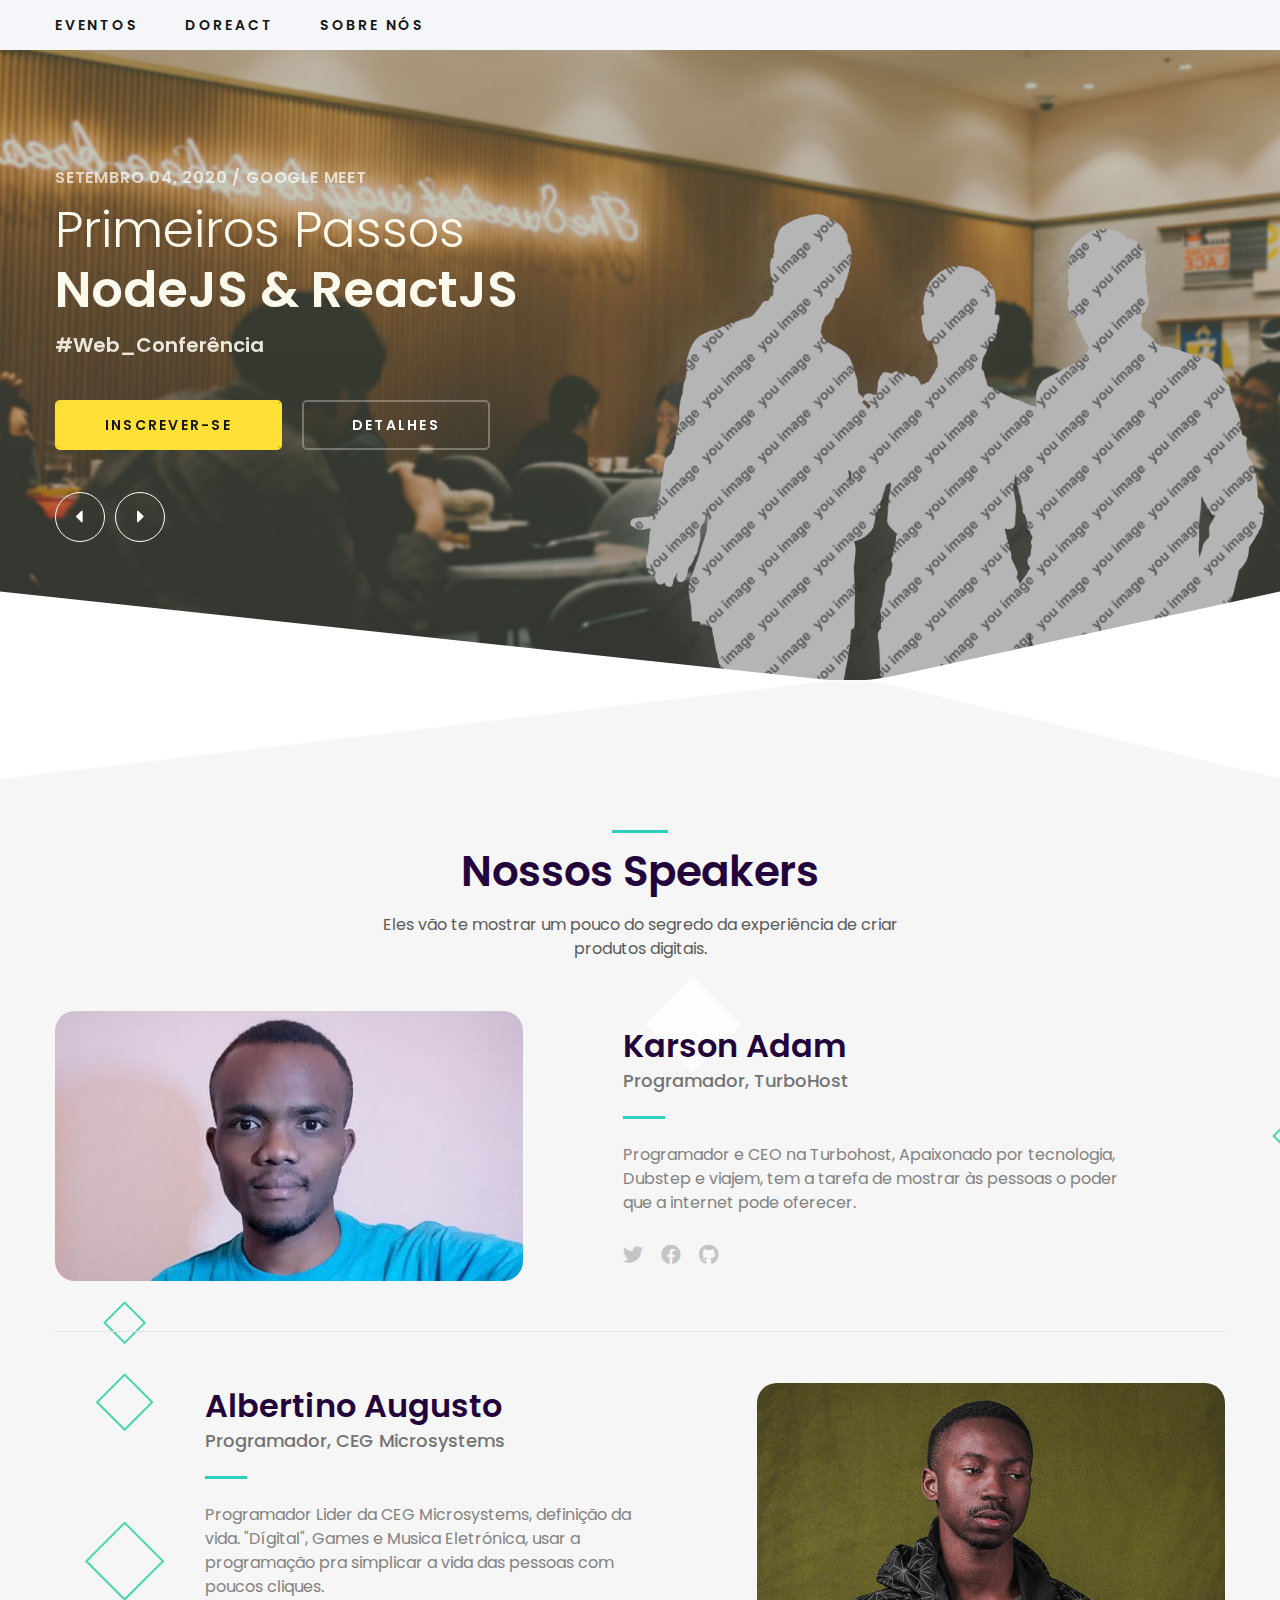
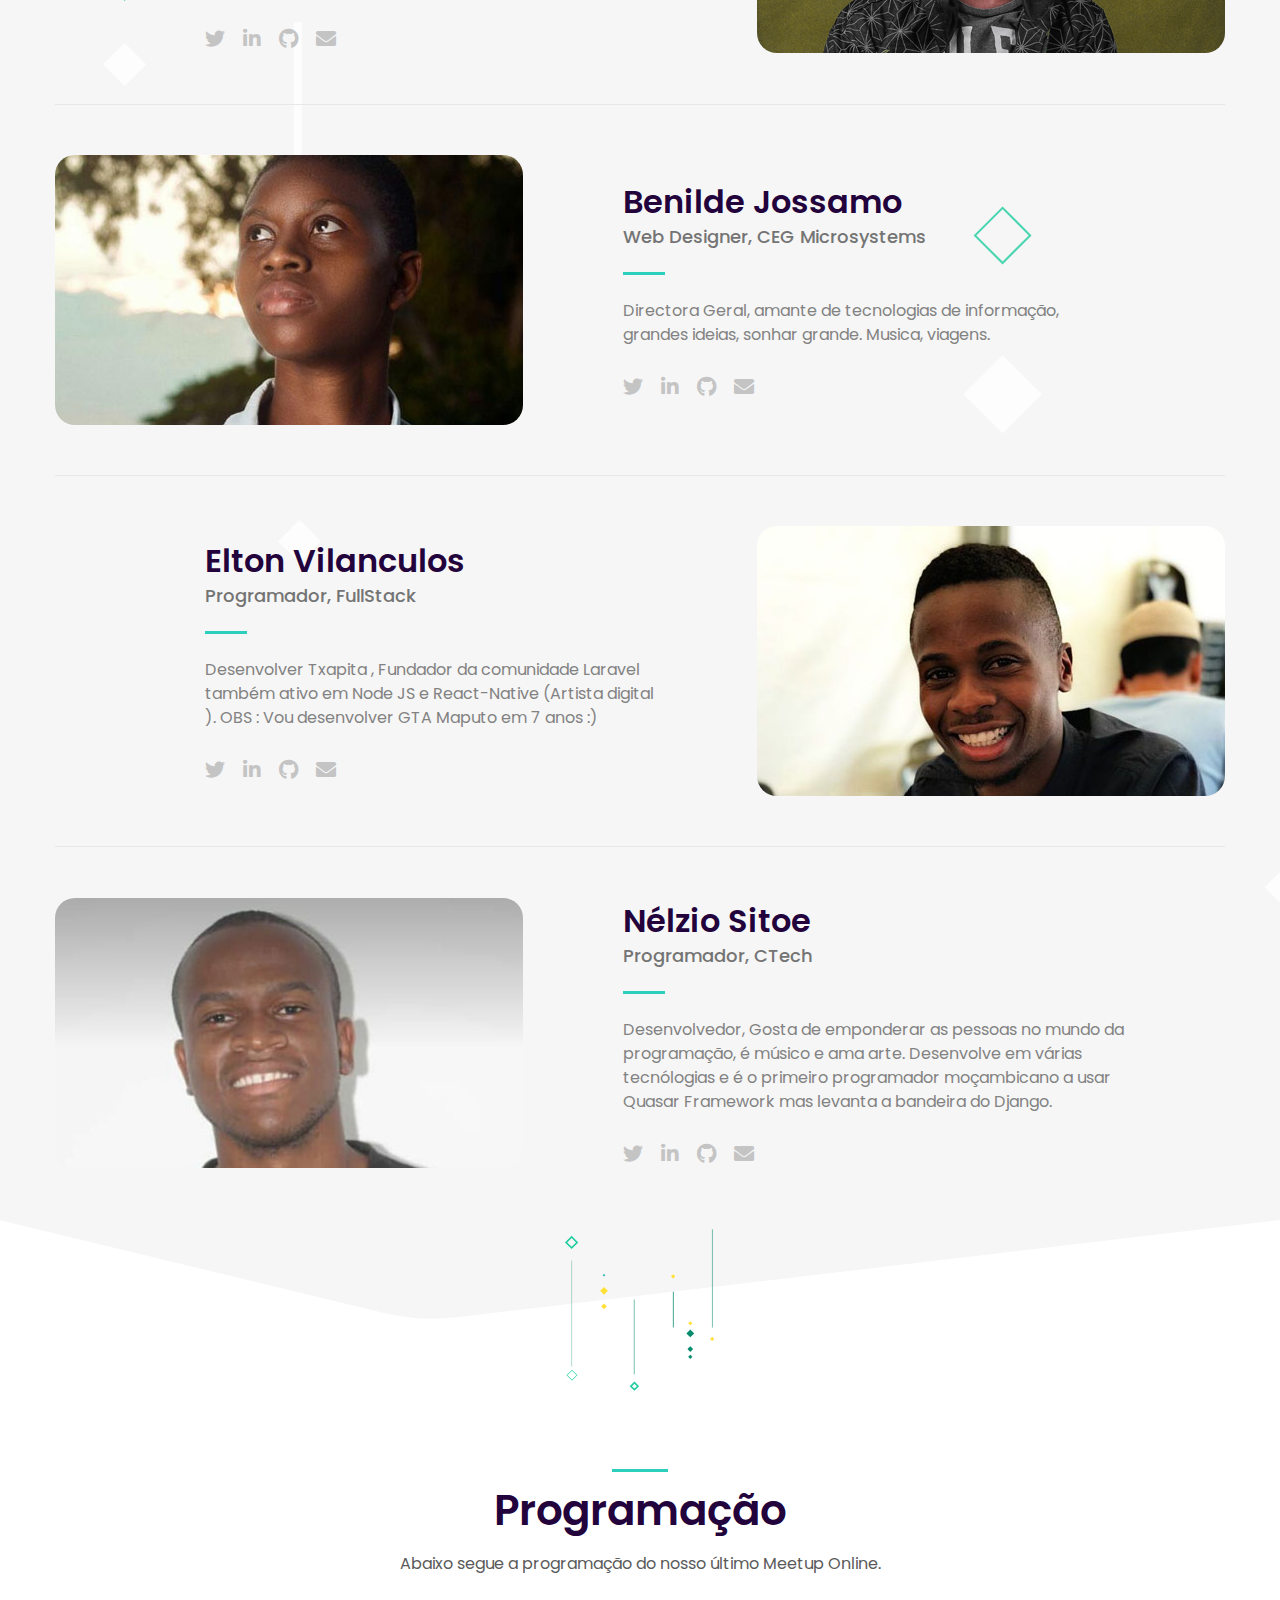
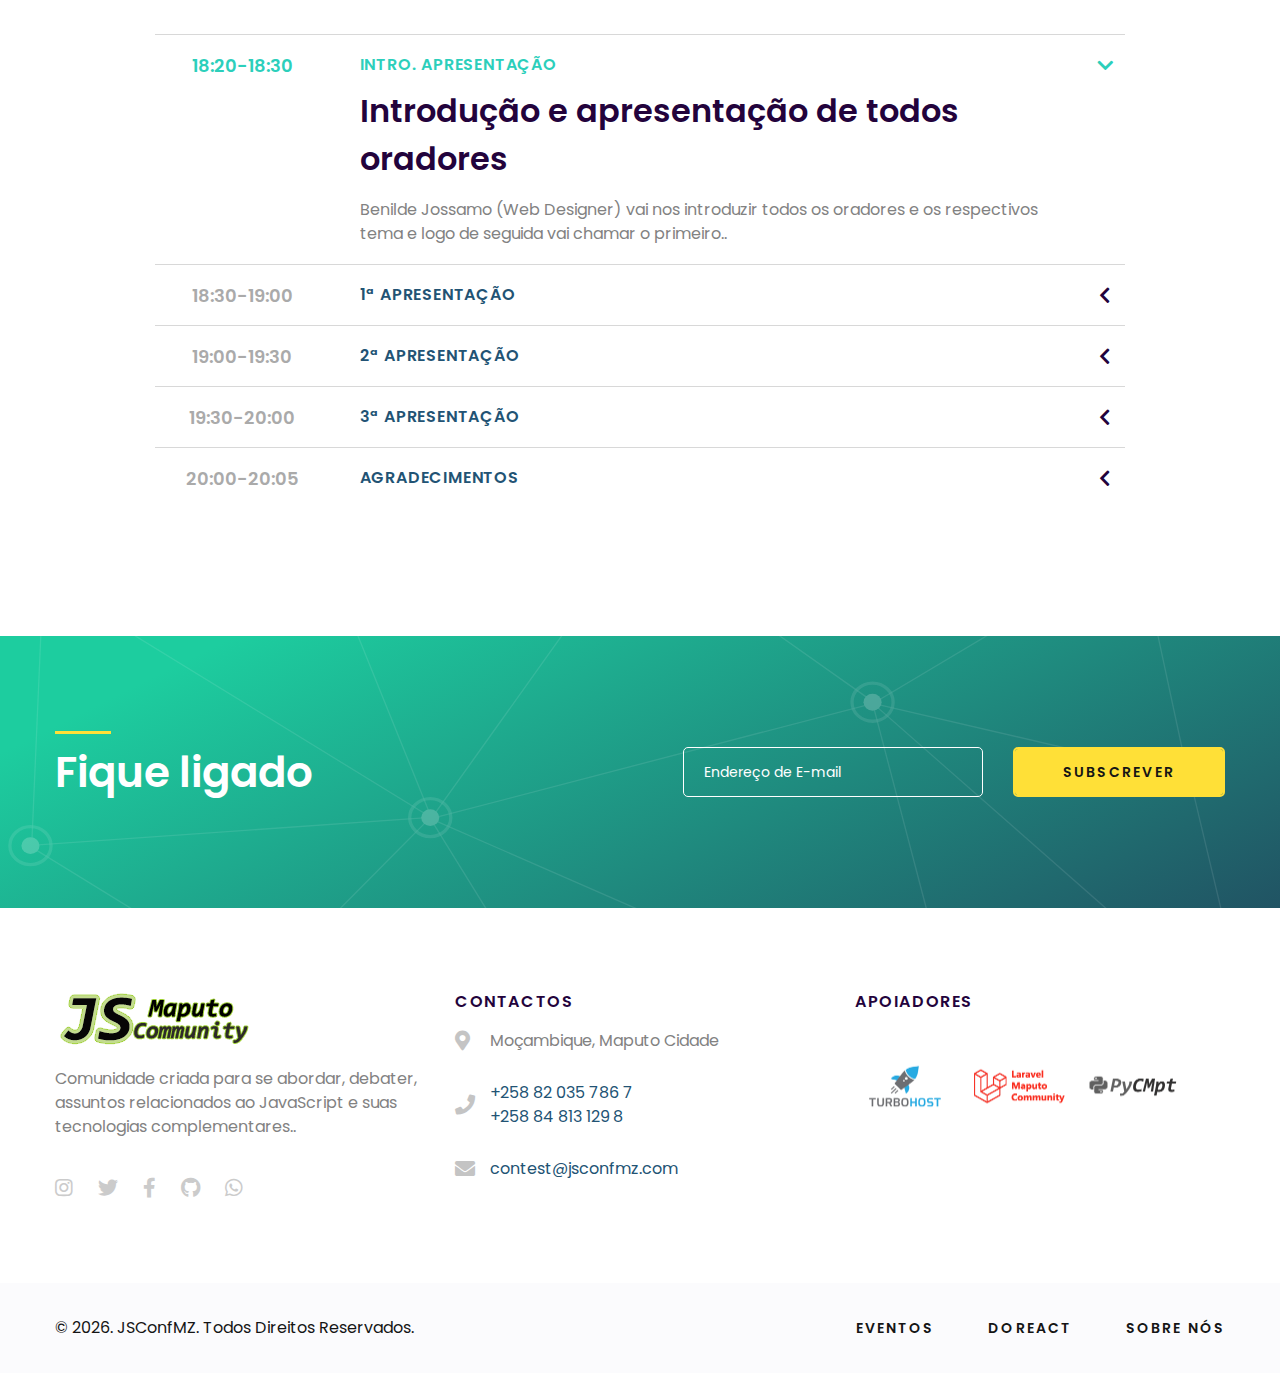
<file: index.html>
<!DOCTYPE html>
<html lang="zxx">
<head>
	<meta charset="UTF-8">
	<meta name="viewport" content="width=device-width, initial-scale=1, shrink-to-fit=no">
	<meta name="format-detection" content="telephone=no">
	<meta name="description" content="JavaScript Conference Moz">
	<meta name="keywords" content="TurboHost, turboHost, CEG Microsystems, ceg microsystems, JS Maputo Community, js maputo community
								   Karson Adam, Albertino Augusto, Albertino Dev, albertinodev, Benilde Jossamo, Nélzio Sitoe, Elton Vilanculos
								   Comunidade JavaScript, Comunidade Laravel de Maputo, MuthianaCode, Python Community Mpt, JSConfMZ">
	<title>JSConfMZ</title>

	<link rel="shortcut icon" href="assets/img/favicon.png">

	<link rel="stylesheet" href="assets/css/slick.min.css">
	<link rel="stylesheet" href="assets/css/bootstrap-grid.css">
	<link rel="stylesheet" href="assets/css/all.css">
	<link rel="stylesheet" href="assets/css/jquery.fancybox.min.css" />
	<link rel="stylesheet" href="assets/css/style.css">
</head>

<body id="home" class="version-2" style="background-color: #fff;">

	<header class="header-two">
		<a href="#" class="nav-btn">
			<span></span>
			<span></span>
			<span></span>
		</a>

		<div class="header-menu header-menu-two">
			<div class="container">
				<div class="row">
					<div class="col-4">
						<nav class="nav-menu">
							<ul class="nav-list">
								<li><a href="eventos/">Eventos</a></li>
								<li><a href="doreact/">DoReact</a></li>
								<li><a href="sobre/">Sobre Nós</a></li>
							</ul>
						</nav>
					</div>
				</div>
			</div>
		</div>
	</header>


	<section class="main-two">
		<div class="main-slider-two">
			<div class="main-slide-two">
				<div class="main-slide-date">Setembro 04</div>
				<div class="main-slider-bg" style="background-image: url(assets/img/bg-slider-home.jpg);"></div>
				<img class="img-slide" src="assets/img/home-2-slide-1.png" alt="img">
				<div class="container">
					<div class="main-slide-item">
						<div class="date-slide">Setembro 04, 2020 / Google Meet</div>
						<h2><span>Primeiros Passos</span>NodeJS & ReactJS</h2>
						<div class="slide-tag">#Web_Conferência</div>
						<div class="slide-btn-cover">
							<a href="inscrever-se/" class="btn btn-yellow">inscrever-se</a>
							<a href="detalhes/" class="btn btn-border">detalhes</a>
						</div>
					</div>
				</div>
			</div>
			<div class="main-slide-two">
				<div class="main-slide-date">Setembro 11</div>
				<div class="main-slider-bg" style="background-image: url(assets/img/bg-slider-home.jpg);"></div>
				<img class="img-slide" src="assets/img/home-2-slide-2.png" alt="img">
				<div class="container">
					<div class="main-slide-item">
						<div class="date-slide">Setembro 04, 2020 / Google Meet</div>
						<h2><span>Continuação</span>RestAPI & Deploy</h2>
						<div class="slide-tag">#Web_Conferência</div>
						<div class="slide-btn-cover">
							<a href="inscrever-se/" class="btn btn-yellow">inscrever-se</a>
							<a href="detalhes/" class="btn btn-border">detalhes</a>
						</div>
					</div>
				</div>
			</div>
		</div>
		<div class="main-arrow-cover">
			<div class="container">
				<div class="main-slide-arrow"></div>
			</div>
		</div>
	</section>


	<section class="our-speakers speakers-home-two">
		<div class="bg-img" style="background-image: url(assets/img/bg-team-home-2.svg);"></div>
		<span class="title-position title-position-left">Speakers</span>
		<span class="title-position title-position-right">Experts</span>
		<div class="container">
			<h2 class="title-line">Nossos Speakers</h2>
			<p class="slogan">Eles vão te mostrar um pouco do segredo da experiência de criar produtos digitais.</p>
			<div class="our-speakers-cover">
				<div class="speaker-item">
					<div class="speaker-item-img">
						<img class="lazy" src="assets/img/karson.jpg" data-src="assets/img/karson.jpg" alt="img">
					</div>
					<div class="speaker-item-content">
						<h3>Karson Adam</h3>
						<div class="prof">Programador, TurboHost</div>
						<p>Programador e CEO na Turbohost, Apaixonado por tecnologia, Dubstep e viajem, tem a tarefa de mostrar às pessoas o poder que a internet pode oferecer.</p>
						<ul class="soc-link">
							<li><a target="_blank" href="https://twitter.com/karsonadam"><i class="fab fa-twitter"></i></a></li>
							<li><a target="_blank" href="https://web.facebook.com/karsonadam"><i class="fab fa-facebook"></i></a></li>
							<li><a target="_blank" href="https://www.github.com/karson"><i class="fab fa-github"></i></a></li>
						</ul>
					</div>
				</div>
				<div class="speaker-item">
					<div class="speaker-item-img">
						<img class="lazy" src="assets/img/albertino.jpg" data-src="assets/img/albertino.jpg" alt="img">
					</div>
					<div class="speaker-item-content">
						<h3>Albertino Augusto</h3>
						<div class="prof">Programador, CEG Microsystems</div>
						<p>Programador Lider da CEG Microsystems, definição da vida. "Dígital", Games e Musica Eletrónica, usar a programação pra simplicar a vida das pessoas com poucos cliques.</p>
						<ul class="soc-link">
							<li><a target="_blank" href="https://www.twitter.com/albertinodev"><i class="fab fa-twitter"></i></a></li>
							<li><a target="_blank" href="https://www.linkedin.com/albertinodev"><i class="fab fa-linkedin-in"></i></a></li>
							<li><a target="_blank" href="https://www.github.com/albertinodev"><i class="fab fa-github"></i></a></li>
							<li><a href="mailto:contact@albertinodev.com"><i class="fa fa-envelope"></i></a></li>
						</ul>
					</div>
				</div>
				<div class="speaker-item">
					<div class="speaker-item-img">
						<img class="lazy" src="assets/img/benilde.jpg" data-src="assets/img/benilde.jpg" alt="img">
					</div>
					<div class="speaker-item-content">
						<h3>Benilde Jossamo</h3>
						<div class="prof">Web Designer, CEG Microsystems</div>
						<p>Directora Geral, amante de tecnologias de informação, grandes ideias, sonhar grande. Musica, viagens.</p>
						<ul class="soc-link">
							<li><a target="_blank" href="https://www.twitter.com/#"><i class="fab fa-twitter"></i></a></li>
							<li><a target="_blank" href="https://www.linkedin.com/#"><i class="fab fa-linkedin-in"></i></a></li>
							<li><a target="_blank" href="https://www.github.com/#"><i class="fab fa-github"></i></a></li>
							<li><a href="mailto:mail@mail.com"><i class="fa fa-envelope"></i></a></li>
						</ul>
					</div>
				</div>
				<div class="speaker-item">
					<div class="speaker-item-img">
						<img class="lazy" src="assets/img/elton.jpg" data-src="assets/img/elton.jpg" alt="img">
					</div>
					<div class="speaker-item-content">
						<h3>Elton Vilanculos</h3>
						<div class="prof">Programador, FullStack</div>
						<p>Desenvolver Txapita ,  Fundador da comunidade Laravel também ativo em Node JS e React-Native (Artista digital ). OBS : Vou desenvolver GTA Maputo em 7 anos :)</p>
						<ul class="soc-link">
							<li><a target="_blank" href="https://www.twitter.com/eltongakid"><i class="fab fa-twitter"></i></a></li>
							<li><a target="_blank" href="https://www.linkedin.com/eltonvilanculo"><i class="fab fa-linkedin-in"></i></a></li>
							<li><a target="_blank" href="https://github.com/eltonvilanculo"><i class="fab fa-github"></i></a></li>
							<li><a href="mailto:elton.vilanculo@visum.dev"><i class="fa fa-envelope"></i></a></li>
						</ul>
					</div>
				</div>
				<div class="speaker-item">
					<div class="speaker-item-img">
						<img class="lazy" src="assets/img/nelzio.jpg" data-src="assets/img/nelzio.jpg" alt="img">
					</div>
					<div class="speaker-item-content">
						<h3>Nélzio Sitoe</h3>
						<div class="prof">Programador, CTech</div>
						<p>Desenvolvedor, Gosta de emponderar as pessoas no mundo da programação, é músico e ama arte. Desenvolve em várias tecnólogias e é o primeiro programador moçambicano a usar Quasar Framework mas levanta a bandeira do Django.</p>
						<ul class="soc-link">
							<li><a target="_blank" href="https://www.twitter.com/SitoeNelzio"><i class="fab fa-twitter"></i></a></li>
							<li><a target="_blank" href="https://www.linkedin.com/in/nélzio-sitoe-8a622a109"><i class="fab fa-linkedin-in"></i></a></li>
							<li><a target="_blank" href="https://github.com/Nelzio"><i class="fab fa-github"></i></a></li>
							<li><a href="mailto:nelziositoe@gmail.com"><i class="fa fa-envelope"></i></a></li>
						</ul>
					</div>
				</div>
			</div>
		</div>
	</section>


	<section class="s-schedule-event schedule-event-home-two">
		<span class="title-position title-position-left">Program</span>
		<div class="container">
			<h2 class="title-line">Programação</h2>
			<p class="slogan">Abaixo segue a programação do nosso último Meetup Online.</p>
			<ul class="schedule-cover">
				<li class="active">
					<div class="schedule-header">
						<div class="schedule-time">18:20-18:30</div>
						<div class="schedule-title">Intro. apresentação</div>
						<i class="fa fa-chevron-left" aria-hidden="true"></i>
					</div>
					<div class="schedule-content">
						<h3 class="title">Introdução e apresentação de todos oradores</h3>
						<p>Benilde Jossamo (Web Designer) vai nos introduzir todos os oradores e os respectivos tema e logo de seguida vai chamar o primeiro..</p>
					</div>
				</li>
				<li>
					<div class="schedule-header">
						<div class="schedule-time">18:30-19:00</div>
						<div class="schedule-title">1ª Apresentação</div>
						<i class="fa fa-chevron-left" aria-hidden="true"></i>
					</div>
					<div class="schedule-content">
						<h3 class="title">API Rest com NodeJS</h3>
						<p>Elton Vilanculos (Programador) vai nos falar um pouco sobre RestAPI com NodeJs, como contrui-las, vantagens e desvantagens.</p>
					</div>
				</li>
				<li>
					<div class="schedule-header">
						<div class="schedule-time">19:00-19:30</div>
						<div class="schedule-title">2ª Apresentação</div>
						<i class="fa fa-chevron-left" aria-hidden="true"></i>
					</div>
					<div class="schedule-content">
						<h3 class="title">Deploy no Firebase & Heroku</h3>
						<p>Nélzio Sitoe (Programador) vai nos falar sobre como fazer deploy de uma aplicação em ReactJS no Firebase e Heroku.</p>
					</div>
				</li>
				<li>
					<div class="schedule-header">
						<div class="schedule-time">19:30-20:00</div>
						<div class="schedule-title">3ª Apresentação</div>
						<i class="fa fa-chevron-left" aria-hidden="true"></i>
					</div>
					<div class="schedule-content">
						<h3 class="title">Deploy em Hospedagem Web e VPS</h3>
						<p>Karson Adam (Programador) vai nos falar sobre como fazer Deploy de uma aplicação em ReactJS numa Hospedagem Web e VPS.</p>
					</div>
				</li>
				<li>
					<div class="schedule-header">
						<div class="schedule-time">20:00-20:05</div>
						<div class="schedule-title">Agradecimentos</div>
						<i class="fa fa-chevron-left" aria-hidden="true"></i>
					</div>
					<div class="schedule-content">
						<h3 class="title">Agradecimentos</h3>
						<p>Benilde Jossamo fecha a edição agradecendo a todos por terem participado.</p>
					</div>
				</li>
			</ul>
		</div>
	</section>

	<section class="s-latest-news">
		<div class="container">
			<div class="row">
				<div class="col-12 col-md-6">
					<h2 class="title-line-left">Fique ligado</h2>
				</div>
				<div class="col-12 col-md-6">
					<form action="#">
						<input type="email" name="your-email" placeholder="Endereço de E-mail">
						<button class="btn btn-yellow" type="submit">Subscrever</button>
					</form>
				</div>
			</div>
		</div>
	</section>


	<footer>
		<div class="container">
			<div class="row">
				<div class="col-12 col-md-4">
					
						<img src="assets/img/logo-footer.png" alt="logo">
					
					<div class="footer-text">Comunidade criada para se abordar, debater, assuntos relacionados ao JavaScript e suas tecnologias complementares..</div>
					<ul class="soc-link">			
						<li><a target="_blank" href="https://www.instagram.com/jsmaputocommunity"><i class="fab fa-instagram"></i></a></li>
						<li><a target="_blank" href="https://www.twitter.com/jsmaputocomm"><i class="fab fa-twitter"></i></a></li>
						<li><a target="_blank" href="https://www.facebook.com/jsmaputocommunity"><i class="fab fa-facebook-f"></i></a></li>
						<li><a target="_blank" href="https://www.github.com/jsmaputocommunity"><i class="fab fa-github"></i></a></li>
						<li><a target="_blank" href="https://chat.whatsapp.com/1ZXaVqxGSM99MbMbnqPtur"><i class="fab fa-whatsapp"></i></a></li>
					</ul>
				</div>
				<div class="col-12 col-sm-6 col-md-4">
					<h6>Contactos</h6>
					<ul class="footer-contacts">
						<li>
							<i class="fas fa-map-marker-alt"></i>
							Moçambique, Maputo Cidade
						</li>
						<li>
							<i class="fa fa-phone" aria-hidden="true"></i>
							<a href="tel:820357867">+258 82 035 786 7</a>
							<a href="tel:848131298">+258 84 813 129 8</a>
						</li>
						<li>
							<i class="fa fa-envelope" aria-hidden="true"></i>
							<a href="mailto:contest@jsconfmz.com">contest@jsconfmz.com</a>
						</li>
					</ul>
				</div>
				<div class="col-12 col-sm-6 col-md-4">
					<h6>Apoiadores</h6>
					<ul class="insta-list">
						<li>
							<a target="_blank" href="https://turbohost.co.mz">
								<img src="assets/img/turbo-host.png" alt="Logo">
							</a>
						</li>
						<li>
							<a target="_blank" href="https://chat.whatsapp.com/BBsDgZGoLZmBEyVXZS8fy2">
								<img src="assets/img/laravel.png" alt="Logo">
							</a>
						</li>
						<li>
							<a target="_blank" href="https://chat.whatsapp.com/AtlP04I9rTL1GTbHPHKe3P">
								<img src="assets/img/python.png" alt="Logo">
							</a>
						</li>
					</ul>
				</div>
			</div>
		</div>
		<div class="footer-bottom">
			<div class="container">
				<div class="row">
					<div class="col-12 col-md-4">
						<div class="copyright">© <script>document.write(new Date().getFullYear())</script>. <a target="_blank" href="https://jsconfmz.com">JSConfMZ</a>. Todos Direitos Reservados.</div>
					</div>
					<div class="col-8">
						<ul class="footer-menu">
							<li><a href="eventos/">Eventos</a></li>
							<li><a href="doreact/">DoReact</a></li>
							<li><a href="sobre/">Sobre Nós</a></li>
						</ul>
					</div>
				</div>
			</div>
		</div>
	</footer>


	<a class="to-top" href="#home">
		<i class="fa fa-chevron-up" aria-hidden="true"></i>
	</a>

	<script src="assets/js/jquery-2.2.4.min.js"></script>
	<script src="assets/js/masonry.pkgd.min.js"></script>
	<script src="assets/js/jquery.fancybox.min.js"></script>
	<script src="assets/js/jquery.lazy.min.js"></script>
	<script src="assets/js/slick.min.js"></script>
	<script src="assets/js/scripts.js"></script>
</body>
</html>
</file>
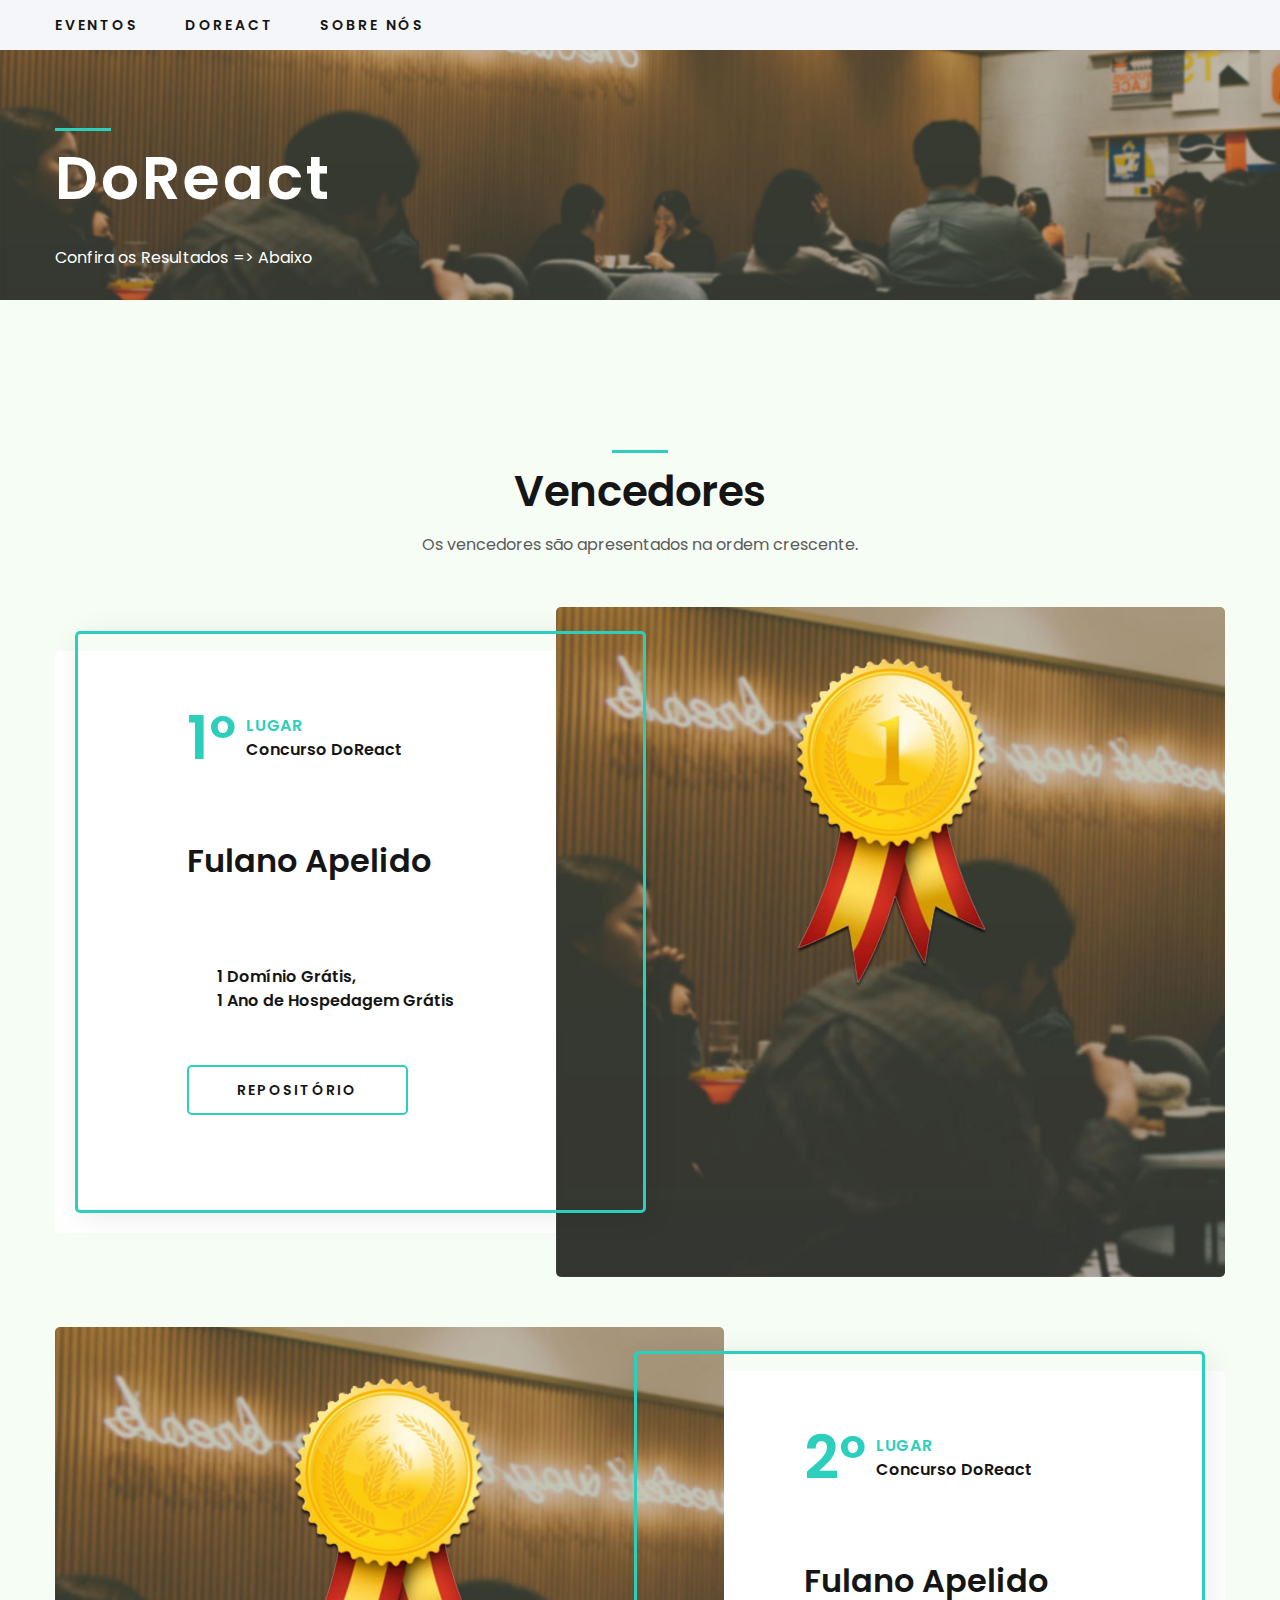
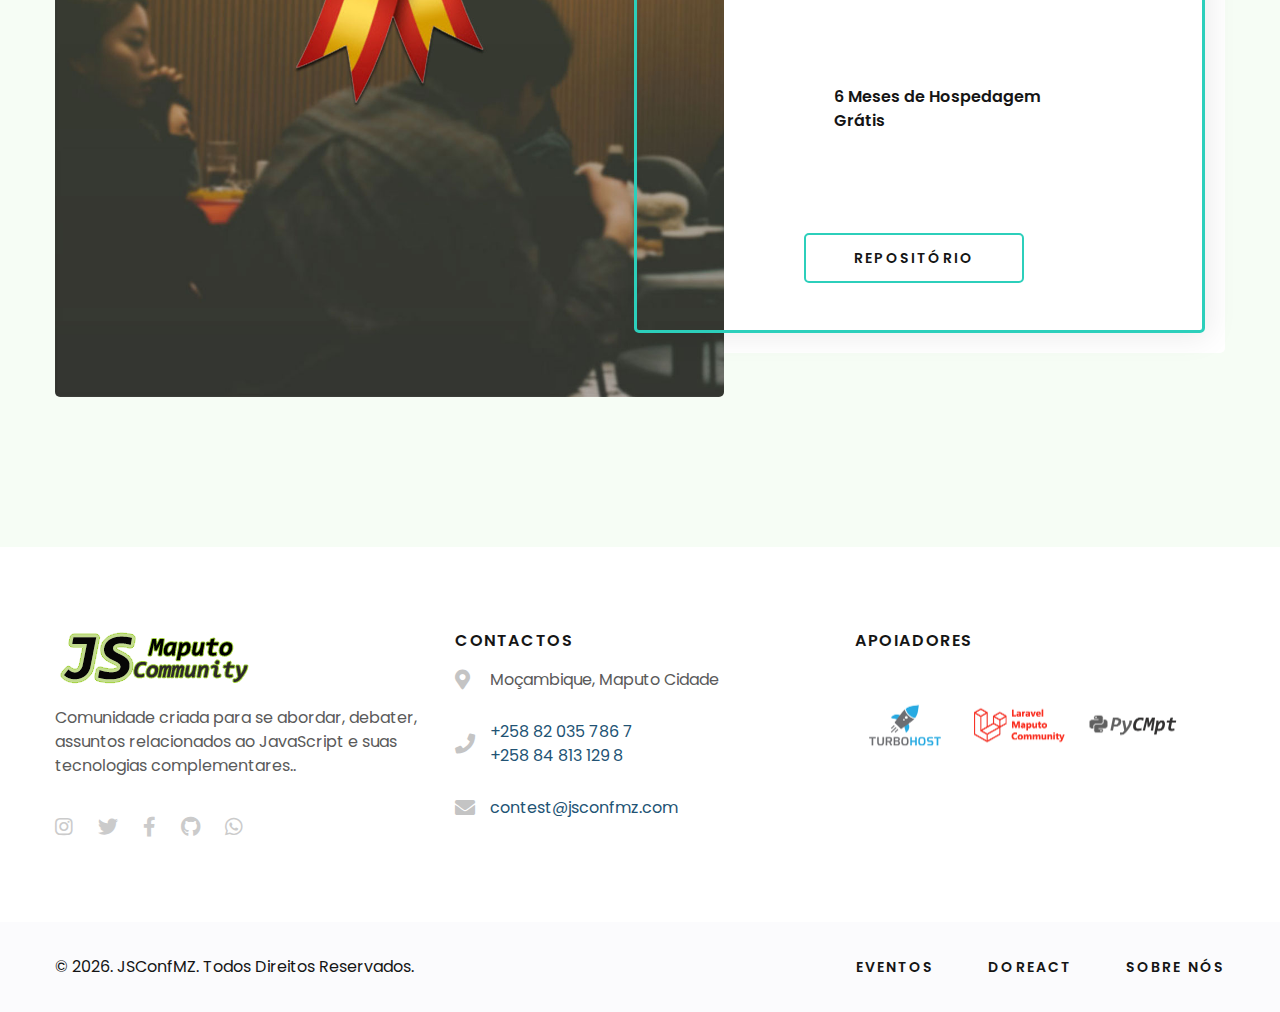
<file: doreact/index.html>
<!DOCTYPE html>
<html lang="zxx">
<head>
	<meta charset="UTF-8">
	<meta name="viewport" content="width=device-width, initial-scale=1, shrink-to-fit=no">
	<meta name="format-detection" content="telephone=no">
	<meta name="description" content="JavaScript Conference Moz | DoReact">
	<meta name="keywords" content="TurboHost, turboHost, CEG Microsystems, ceg microsystems, JS Maputo Community, js maputo community
								   Karson Adam, Albertino Augusto, Albertino Dev, albertinodev, Benilde Jossamo, Nélzio Sitoe, Elton Vilanculos
								   Comunidade JavaScript, Comunidade Laravel de Maputo, MuthianaCode, Python Community Mpt, JSConfMZ, DoReact">
	<title>JSConfMZ | DoReact</title>

	<link rel="shortcut icon" href="../assets/img/favicon.png">

	<link rel="stylesheet" href="../assets/css/slick.min.css">
	<link rel="stylesheet" href="../assets/css/bootstrap-grid.css">
	<link rel="stylesheet" href="../assets/css/all.css">
	<link rel="stylesheet" href="../assets/css/style.css">
</head>

<body id="home">

	<header class="header-two">
		<a href="#" class="nav-btn">
			<span></span>
			<span></span>
			<span></span>
		</a>

		<div class="header-menu header-menu-two">
			<div class="container">
				<div class="row">
					<div class="col-4">
						<nav class="nav-menu">
							<ul class="nav-list">
								<li><a href="../eventos/">Eventos</a></li>
								<li><a href="">DoReact</a></li>
								<li><a href="../sobre/">Sobre Nós</a></li>
							</ul>
						</nav>
					</div>
				</div>
			</div>
		</div>
	</header>

	<div class="page-title" style="background-image: url(../assets/img/bg-slider-home.jpg);">
		<div class="container">
			<h1 class="title-line-left">DoReact</h1>
			<div class="breadcrumbs">
				<ul>
					<li>Confira os Resultados => Abaixo</li>
				</ul>
			</div>
		</div>
	</div>

	<section class="s-professional-training">
		<div class="container">
			<h2 class="title-line">Vencedores</h2>
			<p class="slogan">Os vencedores são apresentados na ordem crescente.</p>
			<div class="upcoming-course-wrap">
				<div class="upcoming-course-cover">
					<div class="course-item-left">
						<div class="upcoming-course-item">
							<div class="date-cover">
								<div class="day">1º</div>
								<div class="date-info">
									<div class="month">lugar</div>
									<div class="name">Concurso DoReact</div>
								</div>
							</div>
							<br/><br/>
							<h3 class="title">
								Fulano Apelido
							</h3>
							<br/><br/>
							<div class="upcoming-course-adr">
								<i class="fas fa-gold" aria-hidden="true"></i>
								<p>
								   1 Domínio Grátis, <br>
								   1 Ano de Hospedagem Grátis 
								</p>
							</div>
							<a href="#" class="btn">Repositório</a>
						</div>
					</div>
					<div class="upcoming-course-img">
						<img src="../assets/img/first-place.jpg" alt="img">
					</div>
				</div>
				<div class="upcoming-course-cover">
					<div class="course-item-left">
						<div class="upcoming-course-item">
							<div class="date-cover">
								<div class="day">2º</div>
								<div class="date-info">
									<div class="month">lugar</div>
									<div class="name">Concurso DoReact</div>
								</div>
							</div>
							<br/><br/>
							<h3 class="title">
								Fulano Apelido
							</h3>
							<br/><br/>
							<div class="upcoming-course-adr">
								<i class="fas fa-gold" aria-hidden="true"></i>
								<p>
								   6 Meses de Hospedagem Grátis 
								</p><br/><br/>
							</div>
							<a href="#" class="btn">Repositório</a>
						</div>
					</div>
					<div class="upcoming-course-img">
						<img src="../assets/img/place.jpg" alt="img">
					</div>
				</div>
			</div>
		</div>
	</section>


	<footer>
		<div class="container">
			<div class="row">
				<div class="col-12 col-md-4">
					
						<img src="../assets/img/logo-footer.png" alt="logo">
					
					<div class="footer-text">Comunidade criada para se abordar, debater, assuntos relacionados ao JavaScript e suas tecnologias complementares..</div>
					<ul class="soc-link">			
						<li><a target="_blank" href="https://www.instagram.com/jsmaputocommunity"><i class="fab fa-instagram"></i></a></li>
						<li><a target="_blank" href="https://www.twitter.com/jsmaputocomm"><i class="fab fa-twitter"></i></a></li>
						<li><a target="_blank" href="https://www.facebook.com/jsmaputocommunity"><i class="fab fa-facebook-f"></i></a></li>
						<li><a target="_blank" href="https://www.github.com/jsmaputocommunity"><i class="fab fa-github"></i></a></li>
						<li><a target="_blank" href="https://chat.whatsapp.com/1ZXaVqxGSM99MbMbnqPtur"><i class="fab fa-whatsapp"></i></a></li>
					</ul>
				</div>
				<div class="col-12 col-sm-6 col-md-4">
					<h6>Contactos</h6>
					<ul class="footer-contacts">
						<li>
							<i class="fas fa-map-marker-alt"></i>
							Moçambique, Maputo Cidade
						</li>
						<li>
							<i class="fa fa-phone" aria-hidden="true"></i>
							<a href="tel:820357867">+258 82 035 786 7</a>
							<a href="tel:848131298">+258 84 813 129 8</a>
						</li>
						<li>
							<i class="fa fa-envelope" aria-hidden="true"></i>
							<a href="mailto:contest@jsconfmz.com">contest@jsconfmz.com</a>
						</li>
					</ul>
				</div>
				<div class="col-12 col-sm-6 col-md-4">
					<h6>Apoiadores</h6>
					<ul class="insta-list">
						<li>
							<a target="_blank" href="https://turbohost.co.mz">
								<img src="../assets/img/turbo-host.png" alt="Logo">
							</a>
						</li>
						<li>
							<a target="_blank" href="https://chat.whatsapp.com/BBsDgZGoLZmBEyVXZS8fy2">
								<img src="../assets/img/laravel.png" alt="Logo">
							</a>
						</li>
						<li>
							<a target="_blank" href="https://chat.whatsapp.com/AtlP04I9rTL1GTbHPHKe3P">
								<img src="../assets/img/python.png" alt="Logo">
							</a>
						</li>
					</ul>
				</div>
			</div>
		</div>
		<div class="footer-bottom">
			<div class="container">
				<div class="row">
					<div class="col-12 col-md-4">
						<div class="copyright">© <script>document.write(new Date().getFullYear())</script>. <a target="_blank" href="https://jsconfmz.com">JSConfMZ</a>. Todos Direitos Reservados.</div>
					</div>
					<div class="col-8">
						<ul class="footer-menu">
							<li><a href="../eventos/">Eventos</a></li>
							<li><a href="">DoReact</a></li>
							<li><a href="../sobre/">Sobre Nós</a></li>
						</ul>
					</div>
				</div>
			</div>
		</div>
	</footer>

	<a class="to-top" href="#home">
		<i class="fa fa-chevron-up" aria-hidden="true"></i>
	</a>

	<script src="../assets/js/jquery-2.2.4.min.js"></script>
	<script src="../assets/js/slick.min.js"></script>
	<script src="../assets/js/scripts.js"></script>
</body>
</html>
</file>
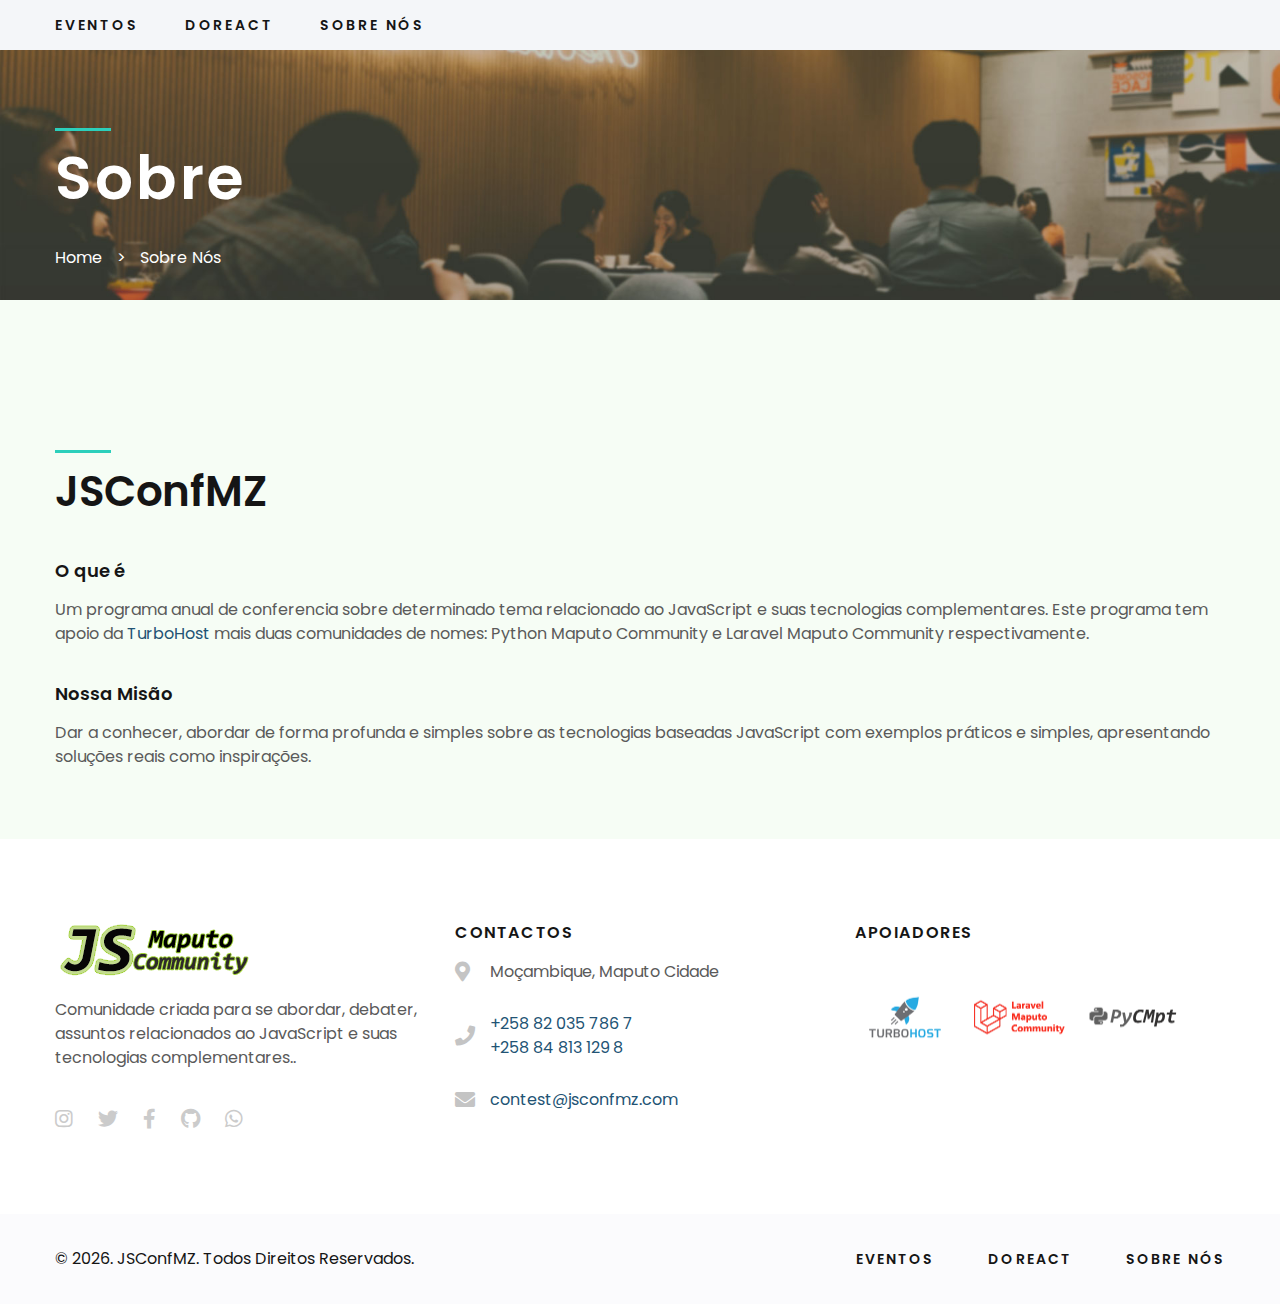
<file: sobre/index.html>
<!DOCTYPE html>
<html lang="zxx">
<head>
	<meta charset="UTF-8">
	<meta name="viewport" content="width=device-width, initial-scale=1, shrink-to-fit=no">
	<meta name="format-detection" content="telephone=no">
	<meta name="description" content="JavaScript Conference Moz | Sobre">
	<meta name="keywords" content="TurboHost, turboHost, CEG Microsystems, ceg microsystems, JS Maputo Community, js maputo community
								   Karson Adam, Albertino Augusto, Albertino Dev, albertinodev, Benilde Jossamo, Nélzio Sitoe, Elton Vilanculos
								   Comunidade JavaScript, Comunidade Laravel de Maputo, MuthianaCode, Python Community Mpt, JSConfMZ, DoReact">
	<title>JSConfMZ | Sobre</title>

	<link rel="shortcut icon" href="../assets/img/favicon.png">

	<link rel="stylesheet" href="../assets/css/slick.min.css">
	<link rel="stylesheet" href="../assets/css/bootstrap-grid.css">
	<link rel="stylesheet" href="../assets/css/all.css">
	<link rel="stylesheet" href="../assets/css/style.css">
</head>

<body id="home">

	<header class="header-two">
		<a href="#" class="nav-btn">
			<span></span>
			<span></span>
			<span></span>
		</a>

		<div class="header-menu header-menu-two">
			<div class="container">
				<div class="row">
					<div class="col-4">
						<nav class="nav-menu">
							<ul class="nav-list">
								<li><a href="../eventos/">Eventos</a></li>
								<li><a href="../doreact/">DoReact</a></li>
								<li><a href="">Sobre Nós</a></li>
							</ul>
						</nav>
					</div>
				</div>
			</div>
		</div>
	</header>

	<div class="page-title" style="background-image: url(../assets/img/bg-slider-home.jpg);">
		<div class="container">
			<h1 class="title-line-left">Sobre</h1>
			<div class="breadcrumbs">
				<ul>
					<li><a href="../">Home</a></li>
					<li>Sobre Nós</li>
				</ul>
			</div>
		</div>
	</div>

	<section class="overview">
		<div class="container">
			<div class="row">
				<div class="col-12 col-md-12">
						<h2 class="title-line-left">JSConfMZ</h2>
						<div class="overview-info-item">
							<h5>O que é</h5>
							<p>Um programa anual de conferencia sobre determinado tema relacionado ao JavaScript e suas tecnologias complementares. Este programa tem apoio da <a href="https://turbohost.co.mz">TurboHost</a> mais duas comunidades de nomes: Python Maputo Community e Laravel Maputo Community respectivamente.</p>
						</div>
						<div class="overview-info-item">
							<h5>Nossa Misão</h5>
							<p>Dar a conhecer, abordar de forma profunda e simples sobre as tecnologias baseadas JavaScript com exemplos práticos e simples, apresentando soluções reais como inspirações.</p>
						</div>
				</div>
			</div>
		</div>
	</section>

	<footer>
		<div class="container">
			<div class="row">
				<div class="col-12 col-md-4">
					
						<img src="../assets/img/logo-footer.png" alt="logo">
					
					<div class="footer-text">Comunidade criada para se abordar, debater, assuntos relacionados ao JavaScript e suas tecnologias complementares..</div>
					<ul class="soc-link">			
						<li><a target="_blank" href="https://www.instagram.com/jsmaputocommunity"><i class="fab fa-instagram"></i></a></li>
						<li><a target="_blank" href="https://www.twitter.com/jsmaputocomm"><i class="fab fa-twitter"></i></a></li>
						<li><a target="_blank" href="https://www.facebook.com/jsmaputocommunity"><i class="fab fa-facebook-f"></i></a></li>
						<li><a target="_blank" href="https://www.github.com/jsmaputocommunity"><i class="fab fa-github"></i></a></li>
						<li><a target="_blank" href="https://chat.whatsapp.com/1ZXaVqxGSM99MbMbnqPtur"><i class="fab fa-whatsapp"></i></a></li>
					</ul>
				</div>
				<div class="col-12 col-sm-6 col-md-4">
					<h6>Contactos</h6>
					<ul class="footer-contacts">
						<li>
							<i class="fas fa-map-marker-alt"></i>
							Moçambique, Maputo Cidade
						</li>
						<li>
							<i class="fa fa-phone" aria-hidden="true"></i>
							<a href="tel:820357867">+258 82 035 786 7</a>
							<a href="tel:848131298">+258 84 813 129 8</a>
						</li>
						<li>
							<i class="fa fa-envelope" aria-hidden="true"></i>
							<a href="mailto:contest@jsconfmz.com">contest@jsconfmz.com</a>
						</li>
					</ul>
				</div>
				<div class="col-12 col-sm-6 col-md-4">
					<h6>Apoiadores</h6>
					<ul class="insta-list">
						<li>
							<a target="_blank" href="https://turbohost.co.mz">
								<img src="../assets/img/turbo-host.png" alt="Logo">
							</a>
						</li>
						<li>
							<a target="_blank" href="https://chat.whatsapp.com/BBsDgZGoLZmBEyVXZS8fy2">
								<img src="../assets/img/laravel.png" alt="Logo">
							</a>
						</li>
						<li>
							<a target="_blank" href="https://chat.whatsapp.com/AtlP04I9rTL1GTbHPHKe3P">
								<img src="../assets/img/python.png" alt="Logo">
							</a>
						</li>
					</ul>
				</div>
			</div>
		</div>
		<div class="footer-bottom">
			<div class="container">
				<div class="row">
					<div class="col-12 col-md-4">
						<div class="copyright">© <script>document.write(new Date().getFullYear())</script>. <a target="_blank" href="https://jsconfmz.com">JSConfMZ</a>. Todos Direitos Reservados.</div>
					</div>
					<div class="col-8">
						<ul class="footer-menu">
							<li><a href="../eventos/">Eventos</a></li>
							<li><a href="../doreact/">DoReact</a></li>
							<li><a href="">Sobre Nós</a></li>
						</ul>
					</div>
				</div>
			</div>
		</div>
	</footer>

	<a class="to-top" href="#home">
		<i class="fa fa-chevron-up" aria-hidden="true"></i>
	</a>

	<script src="../assets/js/jquery-2.2.4.min.js"></script>
	<script src="../assets/js/slick.min.js"></script>
	<script src="../assets/js/scripts.js"></script>
</body>
</html>
</file>
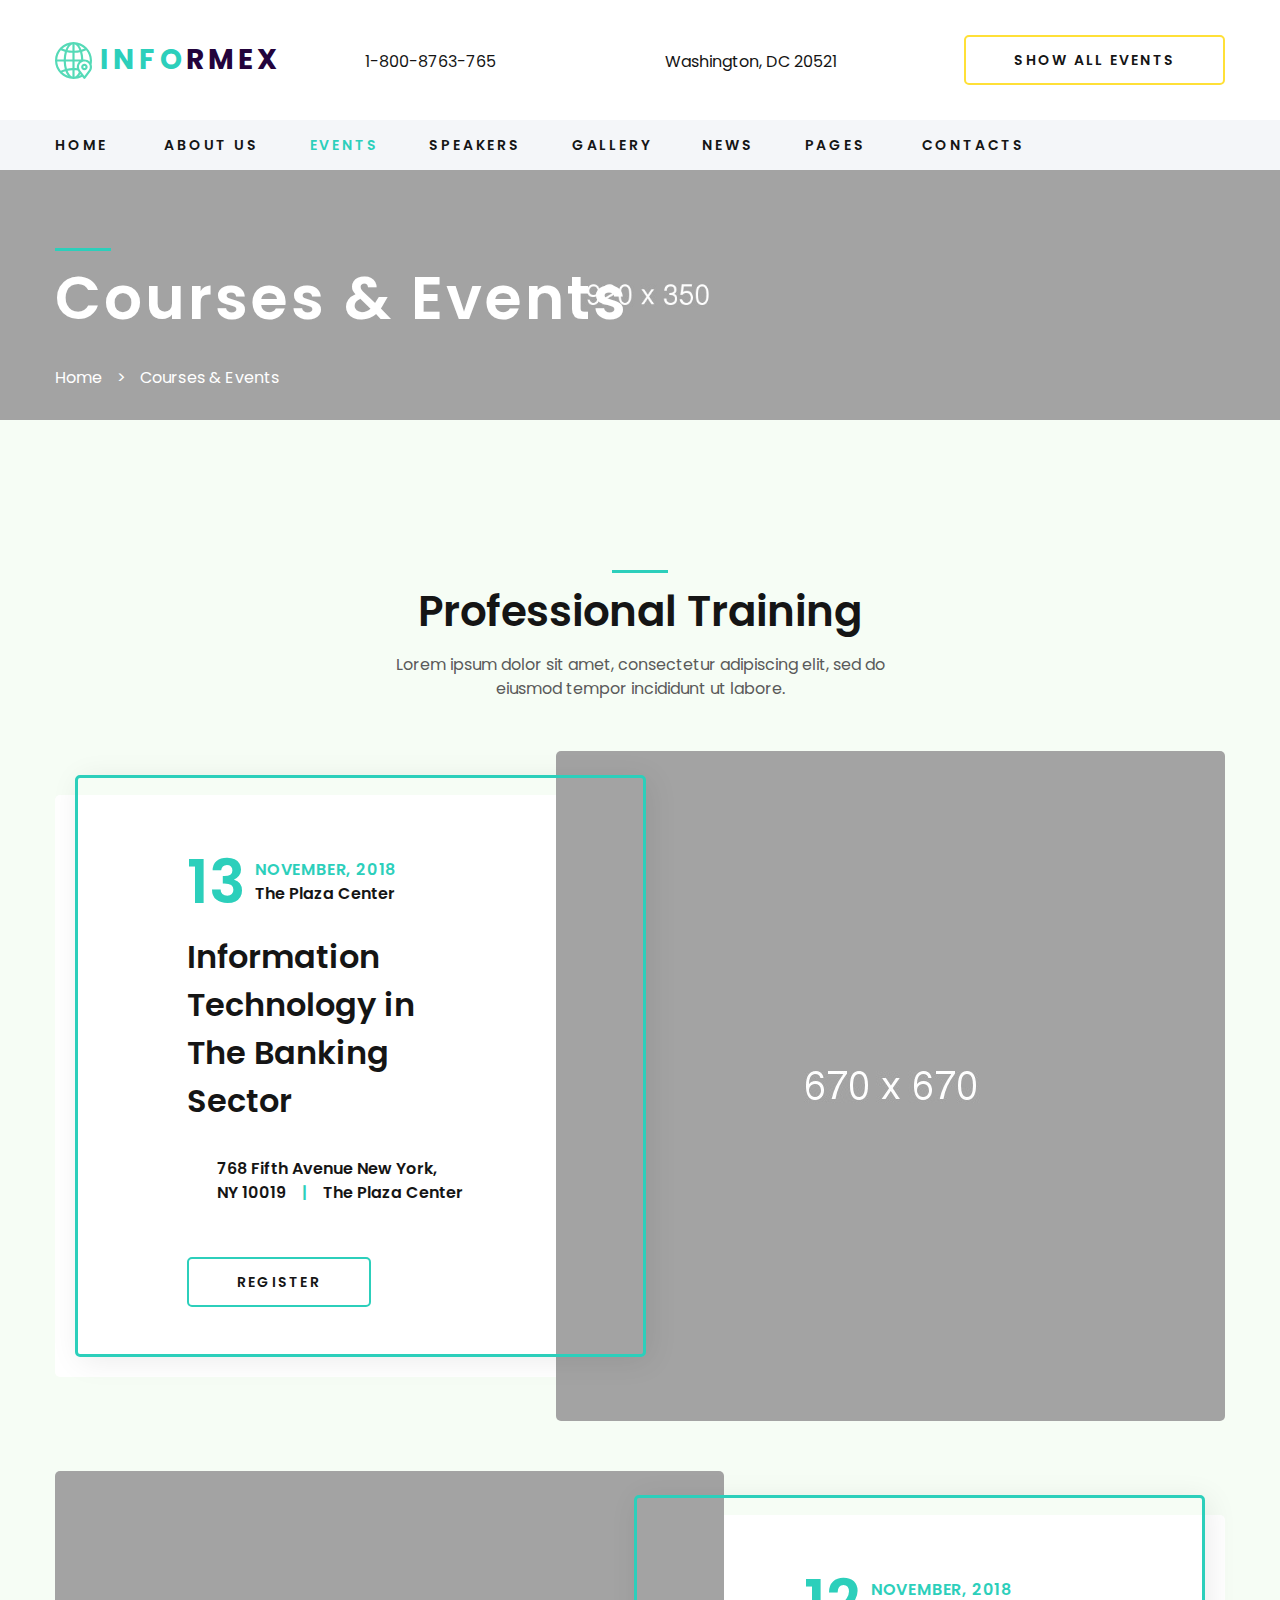
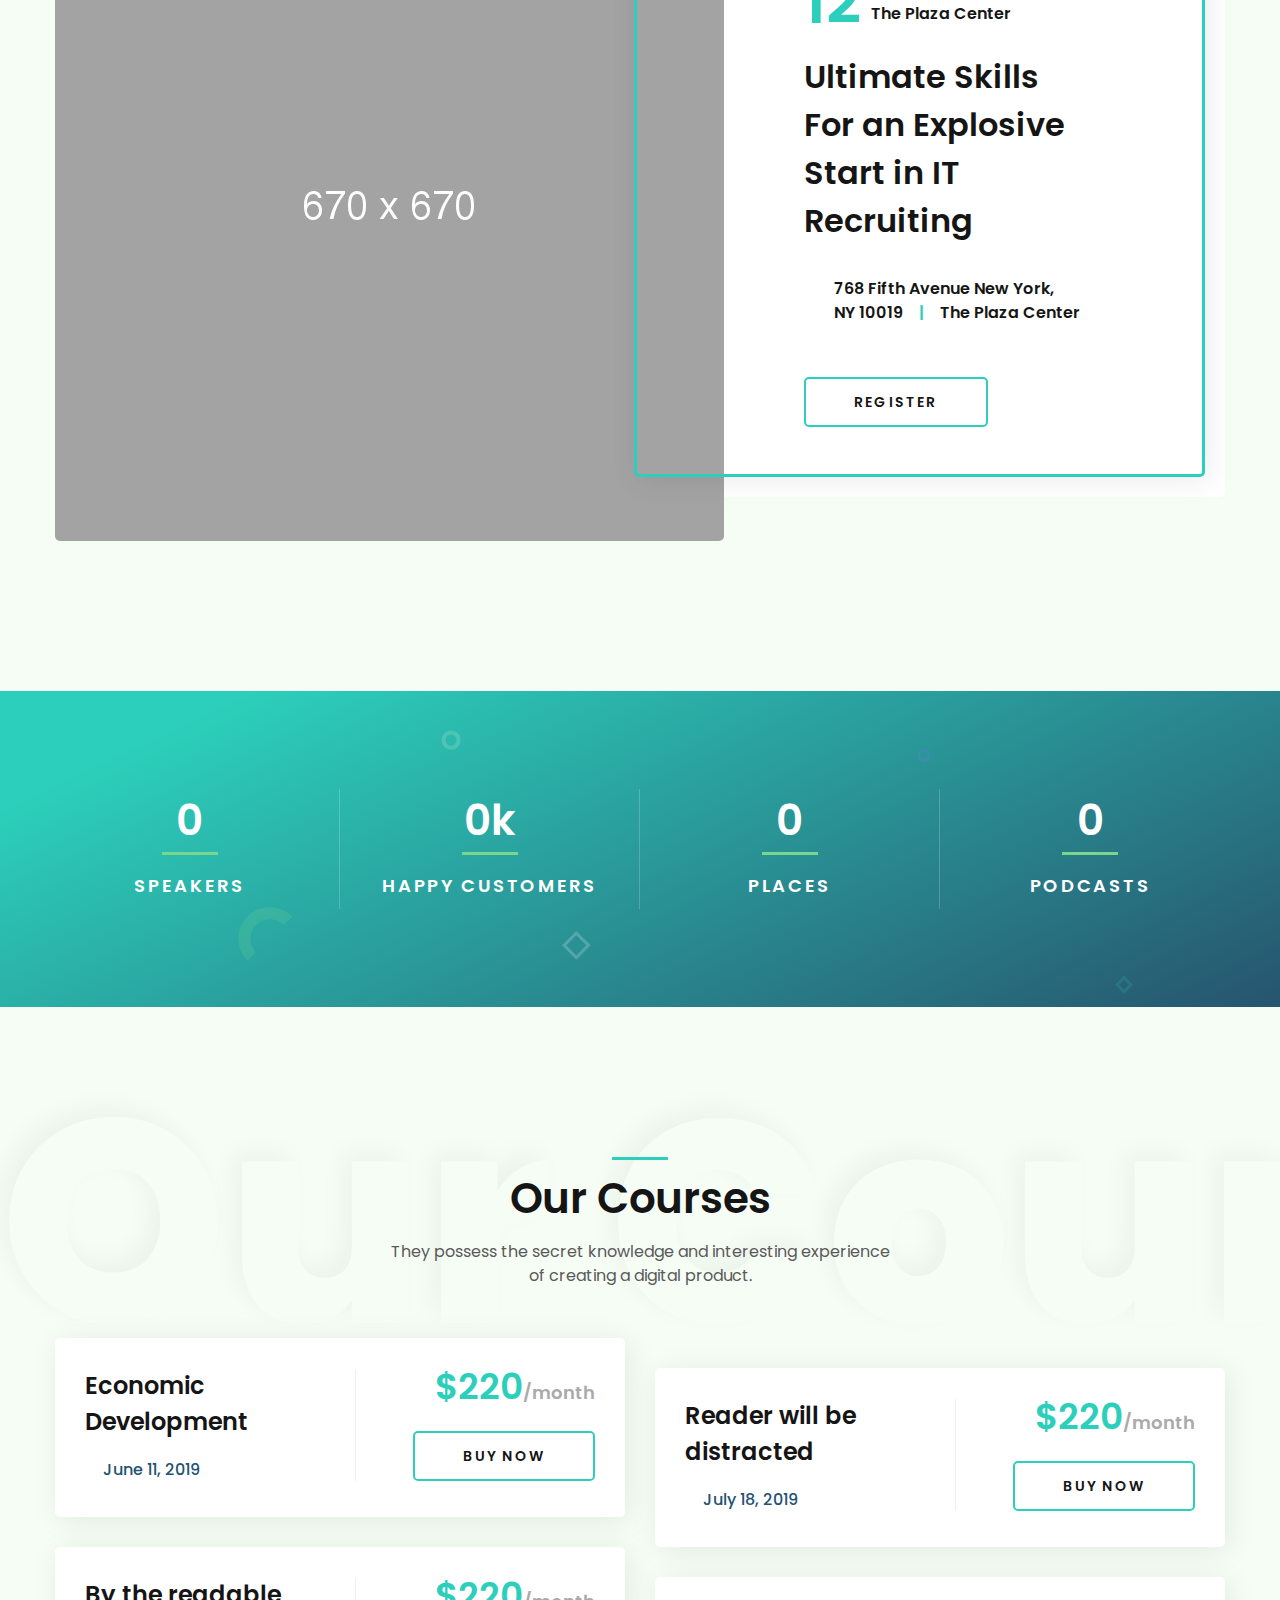
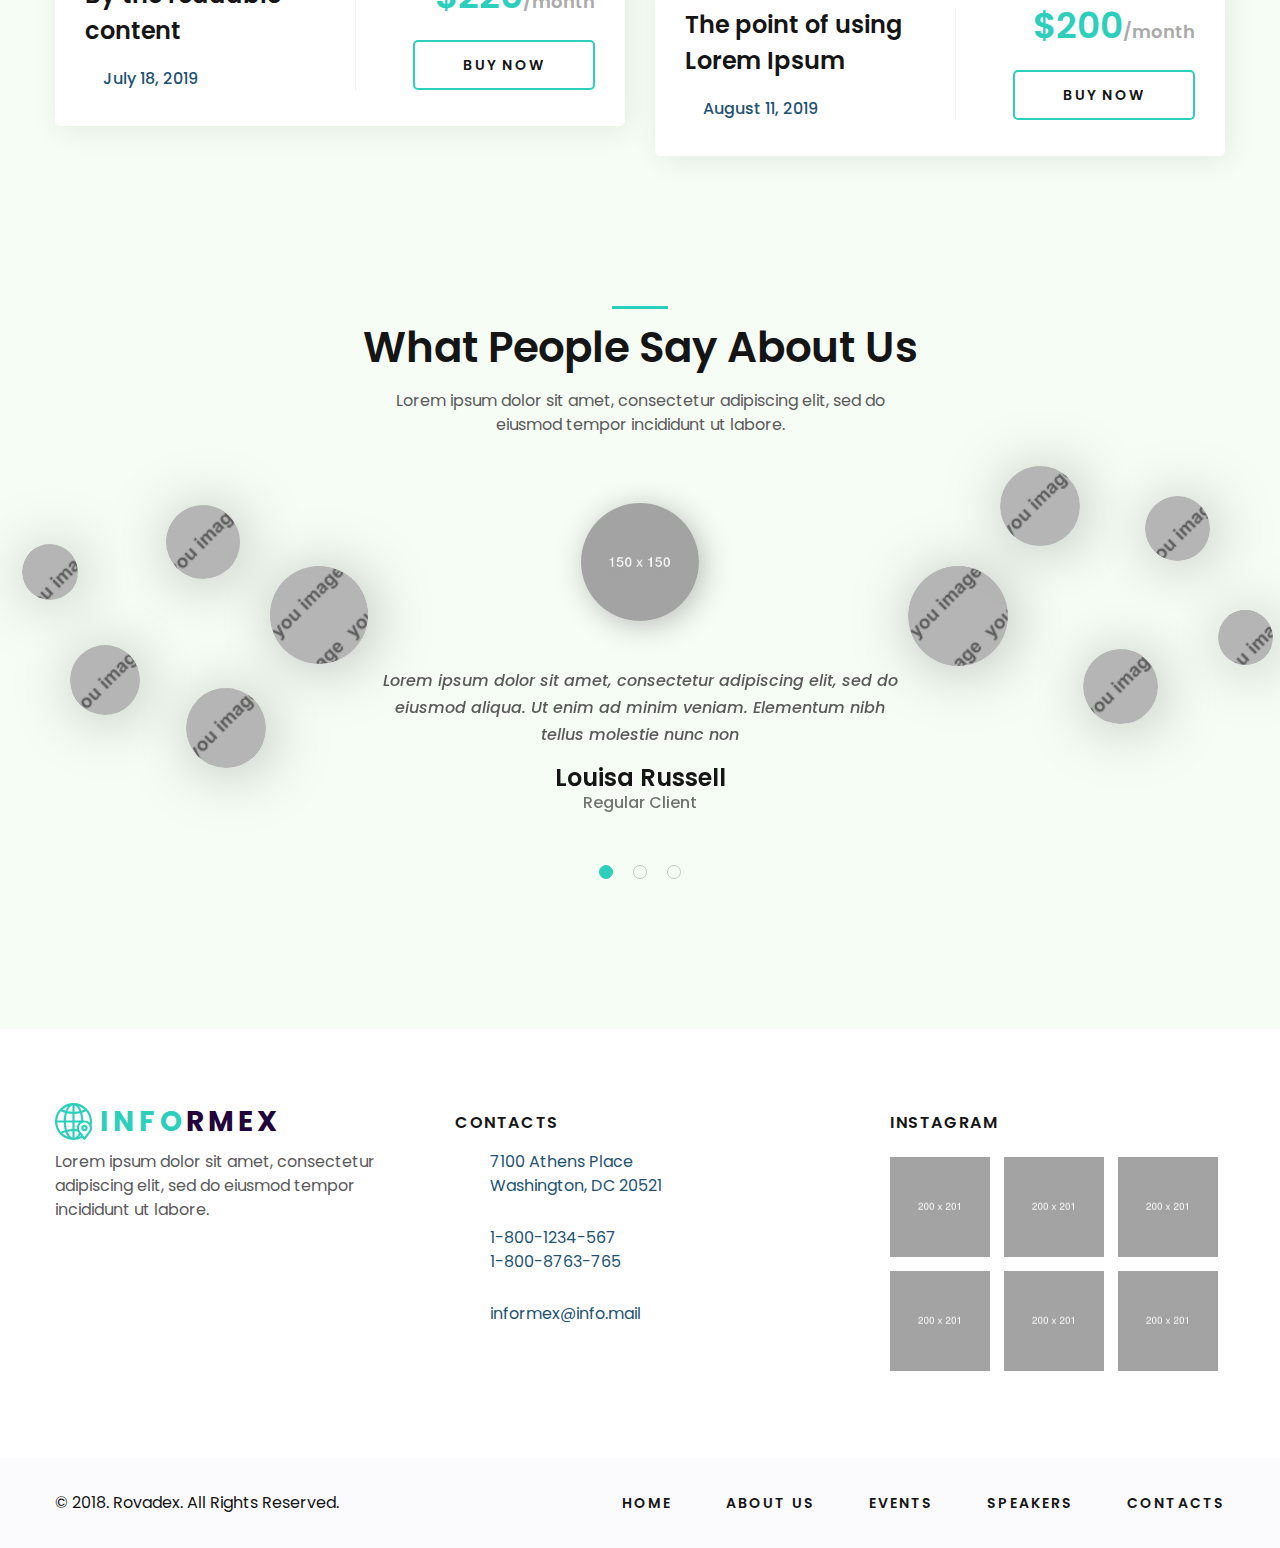
<file: events.html>
<!DOCTYPE html>
<html lang="zxx">
<head>
	<meta charset="UTF-8">
	<title>Informex - Events</title>
	<!-- ===================== META ===================== -->
	<meta name="keywords" content="">
	<meta name="description" content="">
	<meta name="format-detection" content="telephone=no">
	<meta name="viewport" content="width=device-width, initial-scale=1, shrink-to-fit=no">
	<link rel="shortcut icon" href="assets/img/favicon.png">
	<!-- ===================== STYLE ===================== -->
	<link rel="stylesheet" href="assets/css/slick.min.css">
	<link rel="stylesheet" href="assets/css/bootstrap-grid.css">
	<link rel="stylesheet" href="https://use.fontawesome.com/releases/v5.8.2/css/all.css" integrity="sha384-oS3vJWv+0UjzBfQzYUhtDYW+Pj2yciDJxpsK1OYPAYjqT085Qq/1cq5FLXAZQ7Ay" crossorigin="anonymous">
	<link rel="stylesheet" href="assets/css/style.css">
</head>

<body id="home">
	<!--===================== HEADER =====================-->
	<header class="header-two">
		<a href="#" class="nav-btn">
			<span></span>
			<span></span>
			<span></span>
		</a>
		<div class="header-two-top">
			<div class="container">
				<div class="row align-items-center">
					<div class="col-12 col-md-6 col-lg-3 logo-two-cover">
						<a href="index.html" class="logo-footer">
							<img src="assets/img/logo-2.svg" alt="logo">
							<div class="logo-text"><span>info</span>rmex</div>
						</a>
					</div>
					<div class="col-3 header-top-info">
						<ul class="header-two-phone header-cont">
							<li><a href="tel:18008763765"><i class="fas fa-phone"></i>1-800-8763-765</a></li>
						</ul>
					</div>
					<div class="col-3 header-top-info">
						<ul class="header-two-adr header-cont">
							<li><a href="contacts.html"><i class="fas fa-map-marker-alt"></i>Washington, DC 20521</a></li>
						</ul>
					</div>
					<div class="col-12 col-sm-6 col-lg-3 header-two-btn">
						<a href="events.html" class="btn">show all events</a>
					</div>
				</div>
			</div>
		</div>
		<div class="header-menu header-menu-two">
			<div class="container">
				<div class="row">
					<div class="col-10">
						<nav class="nav-menu">
							<ul class="nav-list">
								<li class="dropdown">
									<a href="#">Home <i class="fa fa-angle-down" aria-hidden="true"></i></a>
									<ul>
										<li><a href="index.html">Home 1</a></li>
										<li><a href="home-two.html">Home 2</a></li>
									</ul>
								</li>
								<li><a href="about.html">About us</a></li>
								<li class="active"><a href="events.html">Events</a></li>
								<li><a href="speakers.html">Speakers</a></li>
								<li><a href="gallery.html">Gallery</a></li>
								<li><a href="news.html">News</a></li>
								<li class="dropdown">
									<a href="#">pages <i class="fa fa-angle-down" aria-hidden="true"></i></a>
									<ul>
										<li><a href="pravicy-policy.html">Pravicy policy</a></li>
										<li><a href="404.html">404</a></li>
									</ul>
								</li>
								<li><a href="contacts.html">Contacts</a></li>
							</ul>
						</nav>
					</div>
					<div class="col-2">
						<div class="header-two-search">
							<div class="header-search-icon">
								<i class="fas fa-search"></i>
							</div>
							<form action="#">
								<input type="search" name="search" placeholder="Search">
								<button class="btn-search" type="submit"><i class="fa fa-search" aria-hidden="true"></i></button>
							</form>
						</div>
					</div>
				</div>
			</div>
		</div>
	</header>
	<!--=================== HEADER END ===================-->

	<!--=================== PAGE-TITLE ===================-->
	<div class="page-title" style="background-image: url(assets/img/bg-page-title.jpg);">
		<div class="container">
			<h1 class="title-line-left">Courses & Events</h1>
			<div class="breadcrumbs">
				<ul>
					<li><a href="index.html">Home</a></li>
					<li>Courses & Events</li>
				</ul>
			</div>
		</div>
	</div>
	<!--================= PAGE-TITLE END =================-->

	<!--============= S-PROFESSIONAL-TRAINING =============-->
	<section class="s-professional-training">
		<div class="container">
			<h2 class="title-line">Professional Training</h2>
			<p class="slogan">Lorem ipsum dolor sit amet, consectetur adipiscing elit, sed do eiusmod tempor incididunt ut labore.</p>
			<div class="upcoming-course-wrap">
				<div class="upcoming-course-cover">
					<div class="course-item-left">
						<div class="upcoming-course-item">
							<div class="date-cover">
								<div class="day">13</div>
								<div class="date-info">
									<div class="month">november, 2018</div>
									<div class="name">The Plaza Center</div>
								</div>
							</div>
							<h3 class="title"><a href="events.html">Information Technology in The Banking Sector</a></h3>
							<div class="upcoming-course-adr">
								<i class="fas fa-map-marker-alt" aria-hidden="true"></i>
								<p>768 Fifth Avenue New York, <br>NY 10019  <span>|</span>  The Plaza Center</p>
							</div>
							<a href="single-events.html" class="btn">register</a>
						</div>
					</div>
					<div class="upcoming-course-img">
						<img src="assets/img/curses-1.jpg" alt="img">
					</div>
				</div>
				<div class="upcoming-course-cover">
					<div class="course-item-left">
						<div class="upcoming-course-item">
							<div class="date-cover">
								<div class="day">12</div>
								<div class="date-info">
									<div class="month">november, 2018</div>
									<div class="name">The Plaza Center</div>
								</div>
							</div>
							<h3 class="title"><a href="events.html">Ultimate Skills For an Explosive Start in IT Recruiting</a></h3>
							<div class="upcoming-course-adr">
								<i class="fas fa-map-marker-alt" aria-hidden="true"></i>
								<p>768 Fifth Avenue New York, <br>NY 10019  <span>|</span>  The Plaza Center</p>
							</div>
							<a href="single-events.html" class="btn">register</a>
						</div>
					</div>
					<div class="upcoming-course-img">
						<img src="assets/img/curses-2.jpg" alt="img">
					</div>
				</div>
			</div>
		</div>
	</section>
	<!--=========== S-PROFESSIONAL-TRAINING END ===========-->

	<!--==================== S-COUNTER ====================-->
	<section class="s-counter counter-animate counter-active s-bg">
		<div class="mask" style="background-image: url(assets/img/bg-effect-counter.svg);"></div>
		<div class="container">
			<div class="row counter-cover">
				<div class="col-6 col-sm-3 counter-item">
					<div class="counter-number"><span data-number="28">0</span></div>
					<h5>speakers</h5>
				</div>
				<div class="col-6 col-sm-3 counter-item">
					<div class="counter-number"><span data-number="3">0</span>k</div>
					<h5>happy customers</h5>
				</div>
				<div class="col-6 col-sm-3 counter-item">
					<div class="counter-number"><span data-number="650">0</span></div>
					<h5>Places</h5>
				</div>
				<div class="col-6 col-sm-3 counter-item">
					<div class="counter-number"><span data-number="350">0</span></div>
					<h5>Podcasts</h5>
				</div>
			</div>
		</div>
	</section>
	<!--================== S-COUNTER END ==================-->

	<!--================== S-OUR-COURSES ==================-->
	<section class="events-our-courses s-our-courses s-title-bg">
		<span class="title-bg">Our Courses</span>
		<div class="container">
			<h2 class="title-line">Our Courses</h2>
			<p class="slogan">They possess the secret knowledge and interesting experience of creating a digital product.</p>
			<div class="row courses-cover">
				<div class="col-12 col-sm-6 course-item-cover">
					<div class="course-item">
						<div class="course-left">
							<h4 class="title"><a href="events.html">Economic Development</a></h4>
							<div class="date"><i class="fas fa-calendar-alt"></i><a href="#">June 11, 2019</a></div>
						</div>
						<div class="course-right">
							<div class="price"><span>$220</span>/month</div>
							<a href="events.html" class="btn">buy now</a>
						</div>
					</div>
				</div>
				<div class="col-12 col-sm-6 course-item-cover">
					<div class="course-item">
						<div class="course-left">
							<h4 class="title"><a href="events.html">Reader will be distracted</a></h4>
							<div class="date"><i class="fas fa-calendar-alt"></i><a href="#">July 18, 2019</a></div>
						</div>
						<div class="course-right">
							<div class="price"><span>$220</span>/month</div>
							<a href="events.html" class="btn">buy now</a>
						</div>
					</div>
				</div>
				<div class="col-12 col-sm-6 course-item-cover">
					<div class="course-item">
						<div class="course-left">
							<h4 class="title"><a href="events.html">By the readable content</a></h4>
							<div class="date"><i class="fas fa-calendar-alt"></i><a href="#">July 18, 2019</a></div>
						</div>
						<div class="course-right">
							<div class="price"><span>$220</span>/month</div>
							<a href="events.html" class="btn">buy now</a>
						</div>
					</div>
				</div>
				<div class="col-12 col-sm-6 course-item-cover">
					<div class="course-item">
						<div class="course-left">
							<h4 class="title"><a href="events.html">The point of using Lorem Ipsum</a></h4>
							<div class="date"><i class="fas fa-calendar-alt"></i><a href="#">August 11, 2019</a></div>
						</div>
						<div class="course-right">
							<div class="price"><span>$200</span>/month</div>
							<a href="events.html" class="btn">buy now</a>
						</div>
					</div>
				</div>
			</div>
		</div>
	</section>
	<!--================ S-OUR-COURSES END ================-->

	<!--================= S-TESTIMONIALS =================-->
	<section class="s-testimonials about-testimonials-slider">
		<ul class="about-testimonials about-testimon-left">
			<li><img src="assets/img/testim-left-1.png" alt="img"></li>
			<li><img src="assets/img/testim-left-2.png" alt="img"></li>
			<li><img src="assets/img/testim-left-3.png" alt="img"></li>
			<li><img src="assets/img/testim-left-4.png" alt="img"></li>
			<li><img src="assets/img/testim-left-5.png" alt="img"></li>
		</ul>
		<ul class="about-testimonials about-testimon-right">
			<li><img src="assets/img/testim-right-1.png" alt="img"></li>
			<li><img src="assets/img/testim-right-2.png" alt="img"></li>
			<li><img src="assets/img/testim-right-3.png" alt="img"></li>
			<li><img src="assets/img/testim-right-4.png" alt="img"></li>
			<li><img src="assets/img/testim-right-5.png" alt="img"></li>
		</ul>
		<div class="container">
			<h2 class="title-line">What People Say About Us</h2>
			<p class="slogan">Lorem ipsum dolor sit amet, consectetur adipiscing elit, sed do eiusmod tempor incididunt ut labore.</p>
			<div class="slider-testimonials">
				<div class="slide-testimonial">
					<div class="testimonial-item">
						<img src="assets/img/testimonials-1.jpg" alt="img">
						<span class="slide-quote"><i class="fa fa-quote-left" aria-hidden="true"></i></span>
						<div class="testimon-content">Lorem ipsum dolor sit amet, consectetur adipiscing elit, sed do eiusmod aliqua. Ut enim ad minim veniam. Elementum nibh tellus molestie nunc non</div>
						<h4 class="name">Louisa Russell</h4>
						<div class="prof">Regular Client</div>
					</div>
				</div>
				<div class="slide-testimonial">
					<div class="testimonial-item">
						<img src="assets/img/testimonials-2.jpg" alt="img">
						<span class="slide-quote"><i class="fa fa-quote-left" aria-hidden="true"></i></span>
						<div class="testimon-content">Lorem ipsum dolor sit amet, consectetur adipisicing elit. Eos accusantium eius illo ad voluptatem magnam recusandae debitis error ab ex!</div>
						<h4 class="name">Samson Peters</h4>
						<div class="prof">Regular Client</div>
					</div>
				</div>
				<div class="slide-testimonial">
					<div class="testimonial-item">
						<img src="assets/img/testimonials-3.jpg" alt="img">
						<span class="slide-quote"><i class="fa fa-quote-left" aria-hidden="true"></i></span>
						<div class="testimon-content">Lorem ipsum dolor sit amet, consectetur adipisicing elit. Ea officia rerum, dolores odio placeat suscipit. Officia inventore doloribus, ipsa dolores!</div>
						<h4 class="name">Marry James</h4>
						<div class="prof">Regular Client</div>
					</div>
				</div>
			</div>
		</div>
	</section>
	<!--=============== S-TESTIMONIALS END ===============-->

	<!--===================== FOOTER =====================-->
	<footer>
		<div class="container">
			<div class="row">
				<div class="col-12 col-md-4">
					<a href="index.html" class="logo-footer">
						<img src="assets/img/logo-footer.svg" alt="logo">
						<div class="logo-text"><span>info</span>rmex</div>
					</a>
					<div class="footer-text">Lorem ipsum dolor sit amet, consectetur adipiscing elit, sed do eiusmod tempor incididunt ut labore.</div>
					<ul class="soc-link">
						<li><a target="_blank" href="https://www.facebook.com/rovadex"><i class="fab fa-facebook-f"></i></a></li>
						<li><a target="_blank" href="https://twitter.com/RovadexStudio"><i class="fab fa-twitter"></i></a></li>
						<li><a target="_blank" href="https://www.instagram.com/rovadex"><i class="fab fa-instagram"></i></a></li>
						<li><a target="_blank" href="https://www.youtube.com"><i class="fab fa-youtube"></i></a></li>
					</ul>
				</div>
				<div class="col-12 col-sm-6 col-md-4">
					<h6>Contacts</h6>
					<ul class="footer-contacts">
						<li>
							<i class="fas fa-map-marker-alt"></i>
							<a href="contacts.html">7100 Athens Place <br>Washington, DC 20521</a>
						</li>
						<li>
							<i class="fa fa-phone" aria-hidden="true"></i>
							<a href="tel:18001234567">1-800-1234-567</a>
							<a href="tel:18008763765">1-800-8763-765</a>
						</li>
						<li>
							<i class="fa fa-envelope" aria-hidden="true"></i>
							<a href="mailto:informex@info.mail">informex@info.mail</a>
						</li>
					</ul>
				</div>
				<div class="col-12 col-sm-6 col-md-4 insta-list-cover">
					<h6>Instagram</h6>
					<ul class="insta-list">
						<li><a target="_blank" href="#"><img src="assets/img/insta-1.jpg" alt="social"></a></li>
						<li><a target="_blank" href="#"><img src="assets/img/insta-2.jpg" alt="social"></a></li>
						<li><a target="_blank" href="#"><img src="assets/img/insta-3.jpg" alt="social"></a></li>
						<li><a target="_blank" href="#"><img src="assets/img/insta-4.jpg" alt="social"></a></li>
						<li><a target="_blank" href="#"><img src="assets/img/insta-5.jpg" alt="social"></a></li>
						<li><a target="_blank" href="#"><img src="assets/img/insta-6.jpg" alt="social"></a></li>
					</ul>
				</div>
			</div>
		</div>
		<div class="footer-bottom">
			<div class="container">
				<div class="row">
					<div class="col-12 col-md-4"><div class="copyright">© 2018. <a target="_blank" href="https://rovadex.com">Rovadex</a>. All Rights Reserved.</div></div>
					<div class="col-8">
						<ul class="footer-menu">
							<li><a href="index.html">Home</a></li>
							<li><a href="about.html">About us</a></li>
							<li><a href="events.html">Events</a></li>
							<li><a href="speakers.html">Speakers</a></li>
							<li><a href="contacts.html">Contacts</a></li>
						</ul>
					</div>
				</div>
			</div>
		</div>
	</footer>
	<!--=================== FOOTER END ===================-->


	<!--===================== TO TOP =====================-->
	<a class="to-top" href="#home">
		<i class="fa fa-chevron-up" aria-hidden="true"></i>
	</a>
	<!--=================== TO TOP END ===================-->

	<!--===================== SCRIPT	=====================-->
	<script src="https://code.jquery.com/jquery-2.2.4.min.js"></script>
	<script src="assets/js/slick.min.js"></script>
	<script src="assets/js/scripts.js"></script>
</body>
</html>
</file>
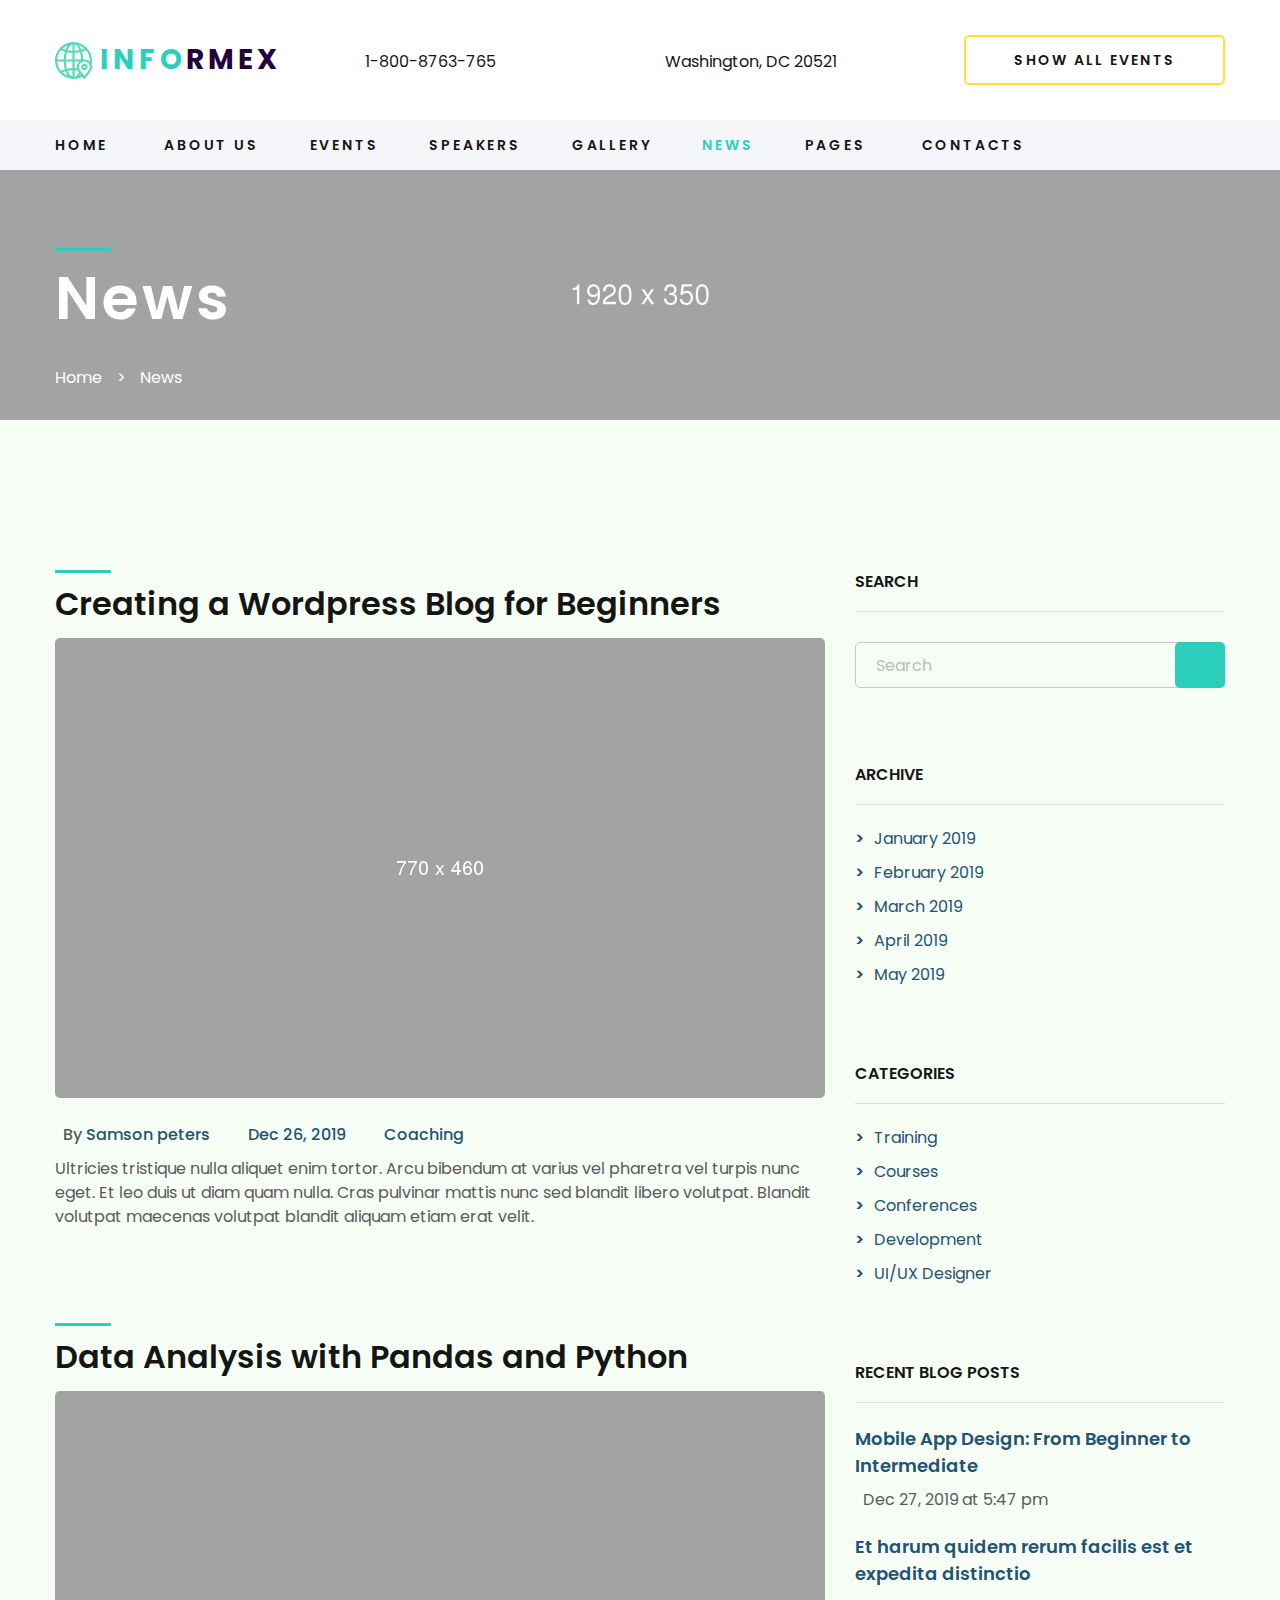
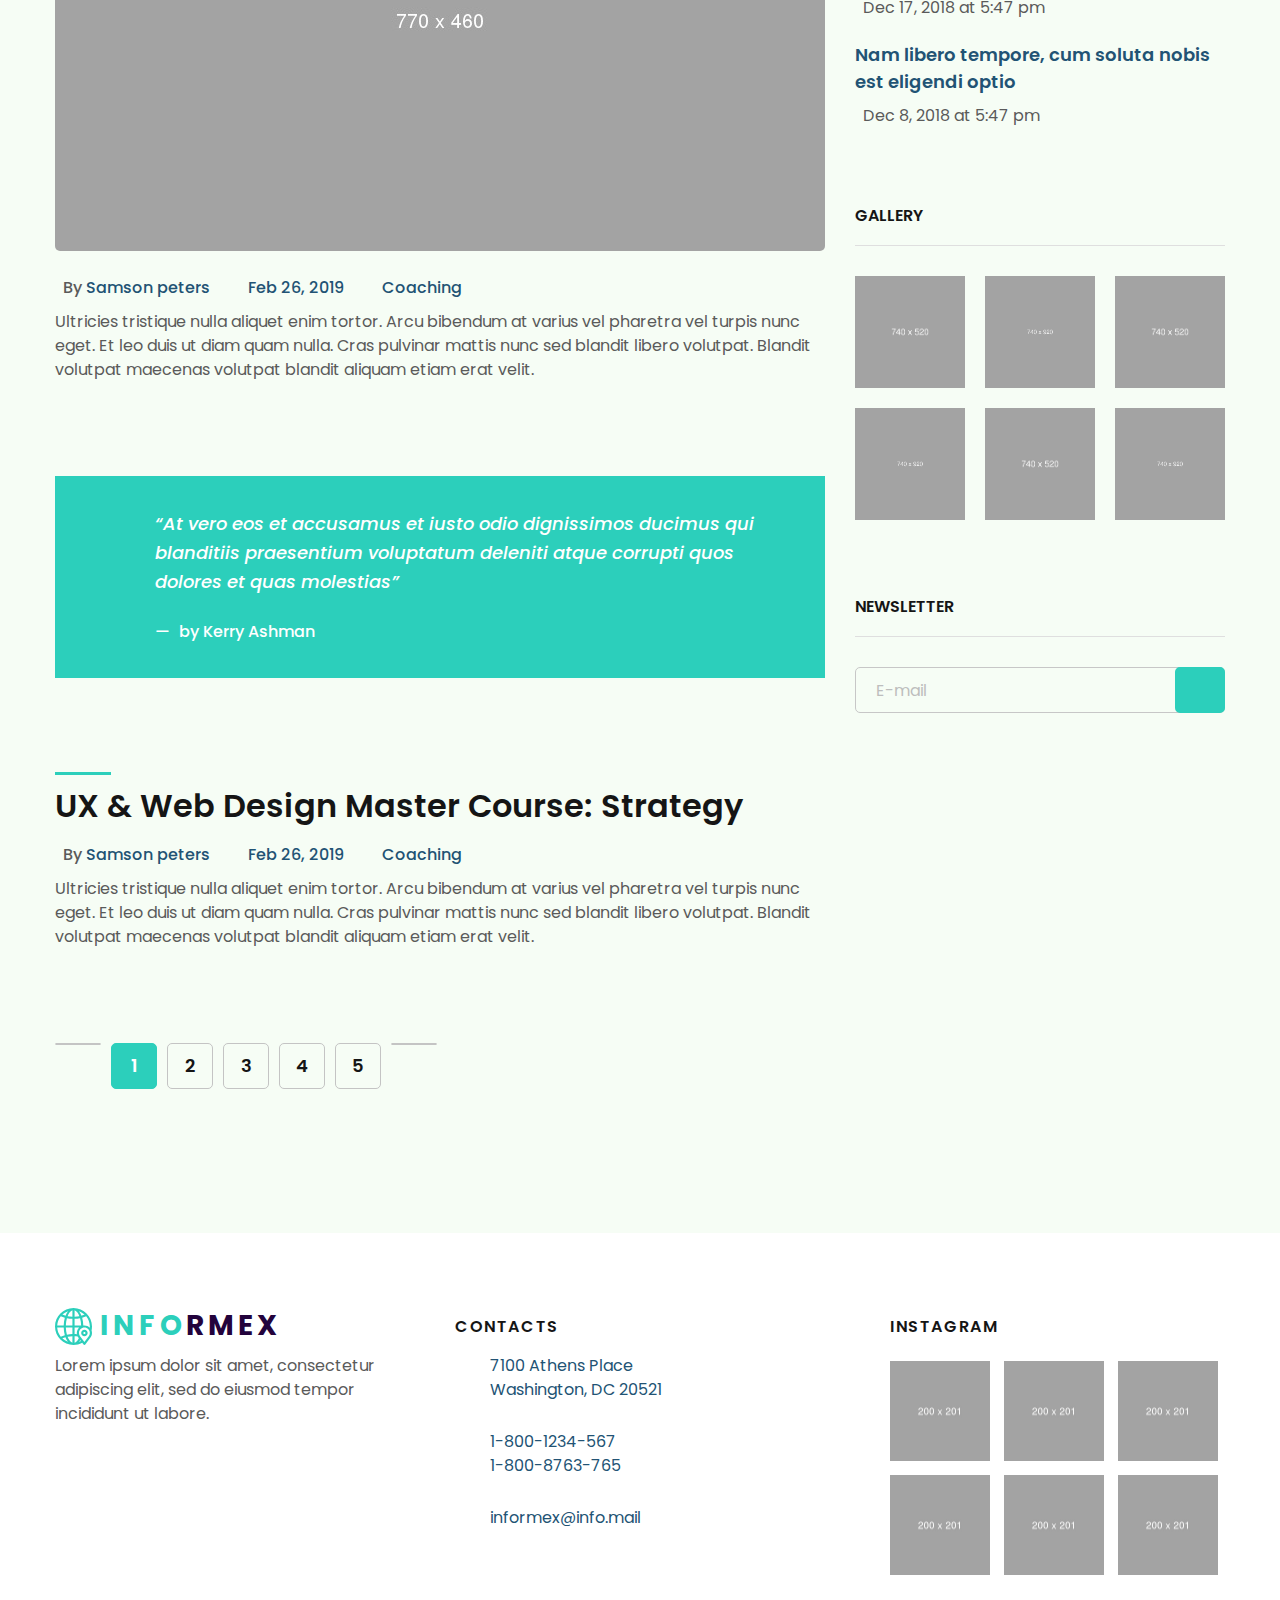
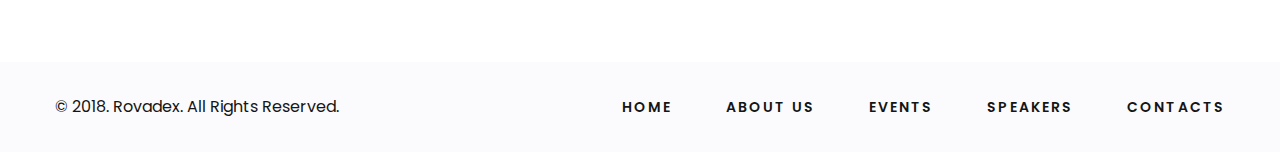
<file: news.html>
<!DOCTYPE html>
<html lang="zxx">
<head>
	<meta charset="UTF-8">
	<title>Informex - News</title>
	<!-- ===================== META ===================== -->
	<meta name="keywords" content="">
	<meta name="description" content="">
	<meta name="format-detection" content="telephone=no">
	<meta name="viewport" content="width=device-width, initial-scale=1, shrink-to-fit=no">
	<link rel="shortcut icon" href="assets/img/favicon.png">
	<!-- ===================== STYLE ===================== -->
	<link rel="stylesheet" href="assets/css/bootstrap-grid.css">
	<link rel="stylesheet" href="https://use.fontawesome.com/releases/v5.8.2/css/all.css" integrity="sha384-oS3vJWv+0UjzBfQzYUhtDYW+Pj2yciDJxpsK1OYPAYjqT085Qq/1cq5FLXAZQ7Ay" crossorigin="anonymous">
	<link rel="stylesheet" href="assets/css/style.css">
</head>

<body id="home">
	<!--===================== HEADER =====================-->
	<header class="header-two">
		<a href="#" class="nav-btn">
			<span></span>
			<span></span>
			<span></span>
		</a>
		<div class="header-two-top">
			<div class="container">
				<div class="row align-items-center">
					<div class="col-12 col-md-6 col-lg-3 logo-two-cover">
						<a href="index.html" class="logo-footer">
							<img src="assets/img/logo-2.svg" alt="logo">
							<div class="logo-text"><span>info</span>rmex</div>
						</a>
					</div>
					<div class="col-3 header-top-info">
						<ul class="header-two-phone header-cont">
							<li><a href="tel:18008763765"><i class="fas fa-phone"></i>1-800-8763-765</a></li>
						</ul>
					</div>
					<div class="col-3 header-top-info">
						<ul class="header-two-adr header-cont">
							<li><a href="contacts.html"><i class="fas fa-map-marker-alt"></i>Washington, DC 20521</a></li>
						</ul>
					</div>
					<div class="col-12 col-sm-6 col-lg-3 header-two-btn">
						<a href="events.html" class="btn">show all events</a>
					</div>
				</div>
			</div>
		</div>
		<div class="header-menu header-menu-two">
			<div class="container">
				<div class="row">
					<div class="col-10">
						<nav class="nav-menu">
							<ul class="nav-list">
								<li class="dropdown">
									<a href="#">Home <i class="fa fa-angle-down" aria-hidden="true"></i></a>
									<ul>
										<li><a href="index.html">Home 1</a></li>
										<li><a href="home-two.html">Home 2</a></li>
									</ul>
								</li>
								<li><a href="about.html">About us</a></li>
								<li><a href="events.html">Events</a></li>
								<li><a href="speakers.html">Speakers</a></li>
								<li><a href="gallery.html">Gallery</a></li>
								<li class="active"><a href="news.html">News</a></li>
								<li class="dropdown">
									<a href="#">pages <i class="fa fa-angle-down" aria-hidden="true"></i></a>
									<ul>
										<li><a href="pravicy-policy.html">Pravicy policy</a></li>
										<li><a href="404.html">404</a></li>
									</ul>
								</li>
								<li><a href="contacts.html">Contacts</a></li>
							</ul>
						</nav>
					</div>
					<div class="col-2">
						<div class="header-two-search">
							<div class="header-search-icon">
								<i class="fas fa-search"></i>
							</div>
							<form action="#">
								<input type="search" name="search" placeholder="Search">
								<button class="btn-search" type="submit"><i class="fa fa-search" aria-hidden="true"></i></button>
							</form>
						</div>
					</div>
				</div>
			</div>
		</div>
	</header>
	<!--=================== HEADER END ===================-->

	<!--=================== PAGE-TITLE ===================-->
	<div class="page-title" style="background-image: url(assets/img/bg-page-title.jpg);">
		<div class="container">
			<h1 class="title-line-left">News</h1>
			<div class="breadcrumbs">
				<ul>
					<li><a href="index.html">Home</a></li>
					<li>News</li>
				</ul>
			</div>
		</div>
	</div>
	<!--================= PAGE-TITLE END =================-->

	<!--===================== S-NEWS =====================-->
	<section class="s-news">
		<div class="container">
			<div class="row">
				<div class="col-12 col-lg-8 blog-cover">
					<div class="post-item-cover">
						<div class="post-header">
							<h3 class="title title-line-left"><a href="single-news.html">Creating a Wordpress Blog for Beginners</a></h3>
							<div class="post-thumbnail">
								<a href="single-news.html">
									<img src="assets/img/news-1.jpg" alt="img">
								</a>
							</div>
							<div class="meta">
								<span class="post-by"><i class="fa fa-user" aria-hidden="true"></i>By <a href="#">Samson peters</a></span>
								<span class="post-date"><i class="fas fa-calendar-alt" aria-hidden="true"></i><a href="#">Dec 26, 2019</a></span>
								<span class="post-category"><i class="fas fa-tag" aria-hidden="true"></i><a href="#">Coaching</a></span>
							</div>
						</div>
						<div class="post-content">
							<div class="text">
								<p>Ultricies tristique nulla aliquet enim tortor. Arcu bibendum at varius vel pharetra vel turpis nunc eget. Et leo duis ut diam quam nulla. Cras pulvinar mattis nunc sed blandit libero volutpat. Blandit volutpat maecenas volutpat blandit aliquam etiam erat velit. </p>
							</div>
						</div>
					</div>
					<div class="post-item-cover">
						<div class="post-header">
							<h3 class="title title-line-left"><a href="single-news.html">Data Analysis with Pandas and Python</a></h3>
							<div class="post-thumbnail">
								<a href="single-news.html">
									<img src="assets/img/news-2.jpg" alt="img">
								</a>
							</div>
							<div class="meta">
								<span class="post-by"><i class="fa fa-user" aria-hidden="true"></i>By <a href="#">Samson peters</a></span>
								<span class="post-date"><i class="fas fa-calendar-alt" aria-hidden="true"></i><a href="#">Feb 26, 2019</a></span>
								<span class="post-category"><i class="fas fa-tag" aria-hidden="true"></i><a href="#">Coaching</a></span>
							</div>
						</div>
						<div class="post-content">
							<div class="text">
								<p>Ultricies tristique nulla aliquet enim tortor. Arcu bibendum at varius vel pharetra vel turpis nunc eget. Et leo duis ut diam quam nulla. Cras pulvinar mattis nunc sed blandit libero volutpat. Blandit volutpat maecenas volutpat blandit aliquam etiam erat velit. </p>
							</div>
						</div>
					</div>
					<div class="post-item-cover">
						<blockquote>
							<p>“At vero eos et accusamus et iusto odio dignissimos ducimus qui blanditiis praesentium voluptatum deleniti atque corrupti quos dolores et quas molestias”</p>
							<cite>by <a href="#">Kerry Ashman</a></cite>
						</blockquote>
					</div>
					<div class="post-item-cover">
						<div class="post-header">
							<h3 class="title title-line-left"><a href="single-news.html">UX & Web Design Master Course: Strategy</a></h3>
							<div class="meta">
								<span class="post-by"><i class="fa fa-user" aria-hidden="true"></i>By <a href="#">Samson peters</a></span>
								<span class="post-date"><i class="fas fa-calendar-alt" aria-hidden="true"></i><a href="#">Feb 26, 2019</a></span>
								<span class="post-category"><i class="fas fa-tag" aria-hidden="true"></i><a href="#">Coaching</a></span>
							</div>
						</div>
						<div class="post-content">
							<div class="text">
								<p>Ultricies tristique nulla aliquet enim tortor. Arcu bibendum at varius vel pharetra vel turpis nunc eget. Et leo duis ut diam quam nulla. Cras pulvinar mattis nunc sed blandit libero volutpat. Blandit volutpat maecenas volutpat blandit aliquam etiam erat velit. </p>
							</div>
						</div>
					</div>
					<div class="pagination-cover">
						<ul class="pagination">
							<li class="pagination-item item-prev"><a href="#"><i class="fa fa-angle-left" aria-hidden="true"></i></a></li>
							<li class="pagination-item active"><a href="#">1</a></li>
							<li class="pagination-item"><a href="#">2</a></li>
							<li class="pagination-item"><a href="#">3</a></li>
							<li class="pagination-item"><a href="#">4</a></li>
							<li class="pagination-item"><a href="#">5</a></li>
							<li class="pagination-item item-next"><a href="#"><i class="fa fa-angle-right" aria-hidden="true"></i></a></li>
						</ul>
					</div>
				</div>
				<!--================= SIDEBAR =================-->
				<div class="col-12 col-lg-4 sidebar">
					<ul class="widgets">
						<!--=========== WIDGET-SEARCH ===========-->
						<li class="widget widget-search">
							<h6 class="title">search</h6>
							<form action="/" class="search-form">
								<input type="text" name="search" placeholder="Search">
								<button class="search-button" type="submit"><i class="fa fa-search" aria-hidden="true"></i></button>
							</form>
						</li>
						<!--========= WIDGET-SEARCH END =========-->
						<!--=============== WIDGET-ARHIVE ===============-->
						<li class="widget widget-archive">
							<h6 class="title">archive</h6>
							<ul>
								<li><a href="#">January 2019</a></li>
								<li><a href="#">February 2019</a></li>
								<li><a href="#">March 2019</a></li>
								<li><a href="#">April 2019</a></li>
								<li><a href="#">May 2019</a></li>
							</ul>
						</li>
						<!--============ WIDGET-ARHIVE END ============-->
						<!--=========== WIDGET-CATEGORIES ===========-->
						<li class="widget widget-categories">
							<h6 class="title">categories</h6>
							<ul>
								<li><a href="#">Training</a></li>
								<li><a href="#">Courses</a></li>
								<li><a href="#">Conferences</a></li>
								<li><a href="#">Development</a></li>
								<li><a href="#">UI/UX Designer</a></li>
							</ul>
						</li>
						<!--========== WIDGET-CATEGORIES END ==========-->
						<!--=========== WIDGET-RECENT-POSTS ===========-->
						<li class="widget widget-recent-posts">
							<h6 class="title">recent blog posts</h6>
							<ul>
								<li>
									<a href="#">Mobile App Design: From Beginner to Intermediate</a>
									<div class="date"><i class="fas fa-calendar-alt" aria-hidden="true"></i>Dec 27, 2019 at 5:47 pm</div>
								</li>
								<li>
									<a href="#">Et harum quidem rerum facilis est et expedita distinctio</a>
									<div class="date"><i class="fas fa-calendar-alt" aria-hidden="true"></i>Dec 17, 2018 at 5:47 pm</div>
								</li>
								<li>
									<a href="#">Nam libero tempore, cum soluta nobis est eligendi optio</a>
									<div class="date"><i class="fas fa-calendar-alt" aria-hidden="true"></i>Dec 8, 2018 at 5:47 pm</div>
								</li>
							</ul>
						</li>
						<!--========== WIDGET-RECENT-POSTS END ==========-->
						<!--=========== WIDGET-INSTAGRAM ===========-->
						<li class="widget widget-instagram">
							<h6 class="title">Gallery</h6>
							<ul>
								<li>
									<a href="#"><img src="assets/img/gal-1.jpg" alt="img"></a>
								</li>
								<li>
									<a href="#"><img src="assets/img/gal-2.jpg" alt="img"></a>
								</li>
								<li>
									<a href="#"><img src="assets/img/gal-3.jpg" alt="img"></a>
								</li>
								<li>
									<a href="#"><img src="assets/img/gal-4.jpg" alt="img"></a>
								</li>
								<li>
									<a href="#"><img src="assets/img/gal-5.jpg" alt="img"></a>
								</li>
								<li>
									<a href="#"><img src="assets/img/gal-6.jpg" alt="img"></a>
								</li>
							</ul>
						</li>
						<!--=========== WIDGET-INSTAGRAM END ===========-->
						<!--=========== WIDGET-NEWSLETTER ===========-->
						<li class="widget widget-newsletter">
							<h6 class="title">newsletter</h6>
							<form action="/" class="subscribe-form">
								<input type="email" name="subscribe" placeholder="E-mail">
								<button class="search-button" type="submit"><i class="fa fa-paper-plane" aria-hidden="true"></i></button>
							</form>
						</li>
						<!--=========== WIDGET-NEWSLETTER END ===========-->
					</ul>
				</div>
				<!--=============== SIDEBAR END ===============-->
			</div>
		</div>
	</section>
	<!--=================== S-NEWS END ===================-->

	<!--===================== FOOTER =====================-->
	<footer>
		<div class="container">
			<div class="row">
				<div class="col-12 col-md-4">
					<a href="index.html" class="logo-footer">
						<img src="assets/img/logo-footer.svg" alt="logo">
						<div class="logo-text"><span>info</span>rmex</div>
					</a>
					<div class="footer-text">Lorem ipsum dolor sit amet, consectetur adipiscing elit, sed do eiusmod tempor incididunt ut labore.</div>
					<ul class="soc-link">
						<li><a target="_blank" href="https://www.facebook.com/rovadex"><i class="fab fa-facebook-f"></i></a></li>
						<li><a target="_blank" href="https://twitter.com/RovadexStudio"><i class="fab fa-twitter"></i></a></li>
						<li><a target="_blank" href="https://www.instagram.com/rovadex"><i class="fab fa-instagram"></i></a></li>
						<li><a target="_blank" href="https://www.youtube.com"><i class="fab fa-youtube"></i></a></li>
					</ul>
				</div>
				<div class="col-12 col-sm-6 col-md-4">
					<h6>Contacts</h6>
					<ul class="footer-contacts">
						<li>
							<i class="fas fa-map-marker-alt"></i>
							<a href="contacts.html">7100 Athens Place <br>Washington, DC 20521</a>
						</li>
						<li>
							<i class="fa fa-phone" aria-hidden="true"></i>
							<a href="tel:18001234567">1-800-1234-567</a>
							<a href="tel:18008763765">1-800-8763-765</a>
						</li>
						<li>
							<i class="fa fa-envelope" aria-hidden="true"></i>
							<a href="mailto:informex@info.mail">informex@info.mail</a>
						</li>
					</ul>
				</div>
				<div class="col-12 col-sm-6 col-md-4 insta-list-cover">
					<h6>Instagram</h6>
					<ul class="insta-list">
						<li><a target="_blank" href="#"><img src="assets/img/insta-1.jpg" alt="social"></a></li>
						<li><a target="_blank" href="#"><img src="assets/img/insta-2.jpg" alt="social"></a></li>
						<li><a target="_blank" href="#"><img src="assets/img/insta-3.jpg" alt="social"></a></li>
						<li><a target="_blank" href="#"><img src="assets/img/insta-4.jpg" alt="social"></a></li>
						<li><a target="_blank" href="#"><img src="assets/img/insta-5.jpg" alt="social"></a></li>
						<li><a target="_blank" href="#"><img src="assets/img/insta-6.jpg" alt="social"></a></li>
					</ul>
				</div>
			</div>
		</div>
		<div class="footer-bottom">
			<div class="container">
				<div class="row">
					<div class="col-12 col-md-4"><div class="copyright">© 2018. <a target="_blank" href="https://rovadex.com">Rovadex</a>. All Rights Reserved.</div></div>
					<div class="col-8">
						<ul class="footer-menu">
							<li><a href="index.html">Home</a></li>
							<li><a href="about.html">About us</a></li>
							<li><a href="events.html">Events</a></li>
							<li><a href="speakers.html">Speakers</a></li>
							<li><a href="contacts.html">Contacts</a></li>
						</ul>
					</div>
				</div>
			</div>
		</div>
	</footer>
	<!--=================== FOOTER END ===================-->

	<!--===================== TO TOP =====================-->
	<a class="to-top" href="#home">
		<i class="fa fa-chevron-up" aria-hidden="true"></i>
	</a>
	<!--=================== TO TOP END ===================-->

	<!--===================== SCRIPT	=====================-->
	<script src="https://code.jquery.com/jquery-2.2.4.min.js"></script>
	<script src="assets/js/scripts.js"></script>
</body>
</html>
</file>
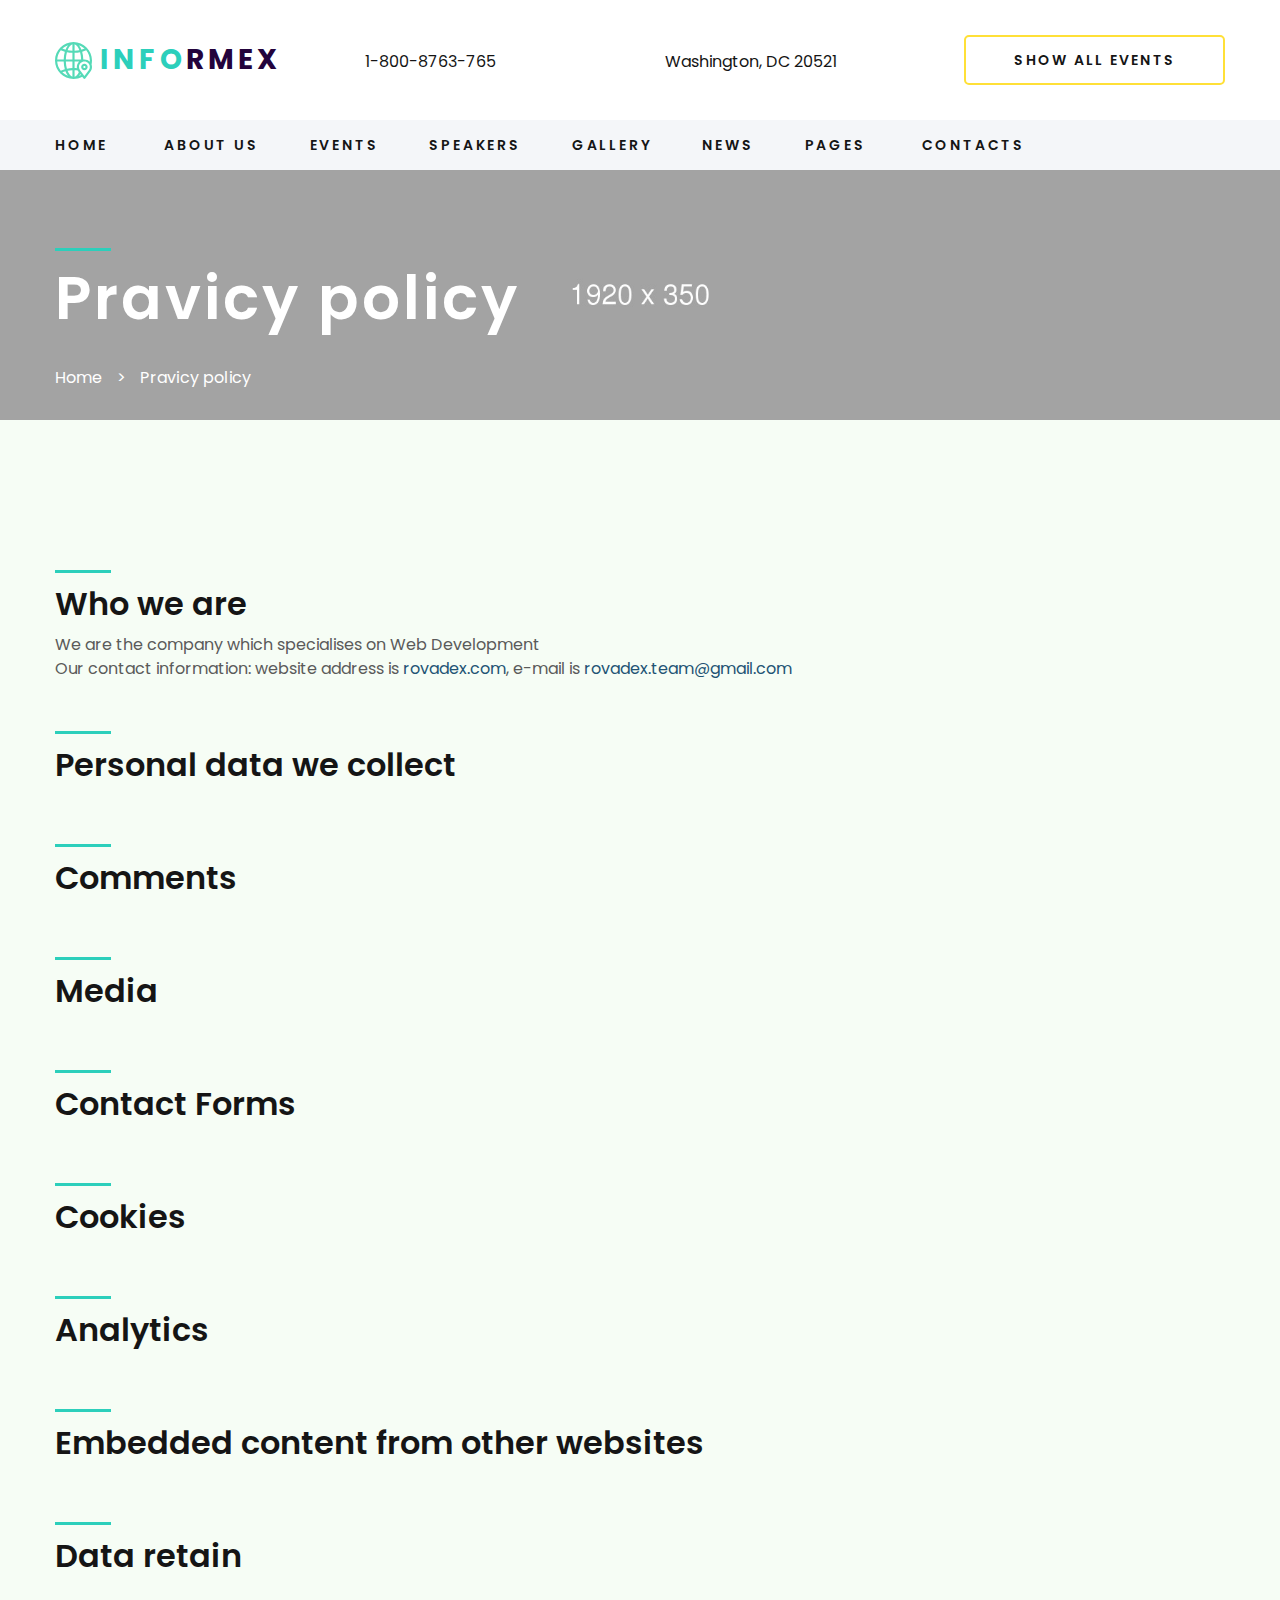
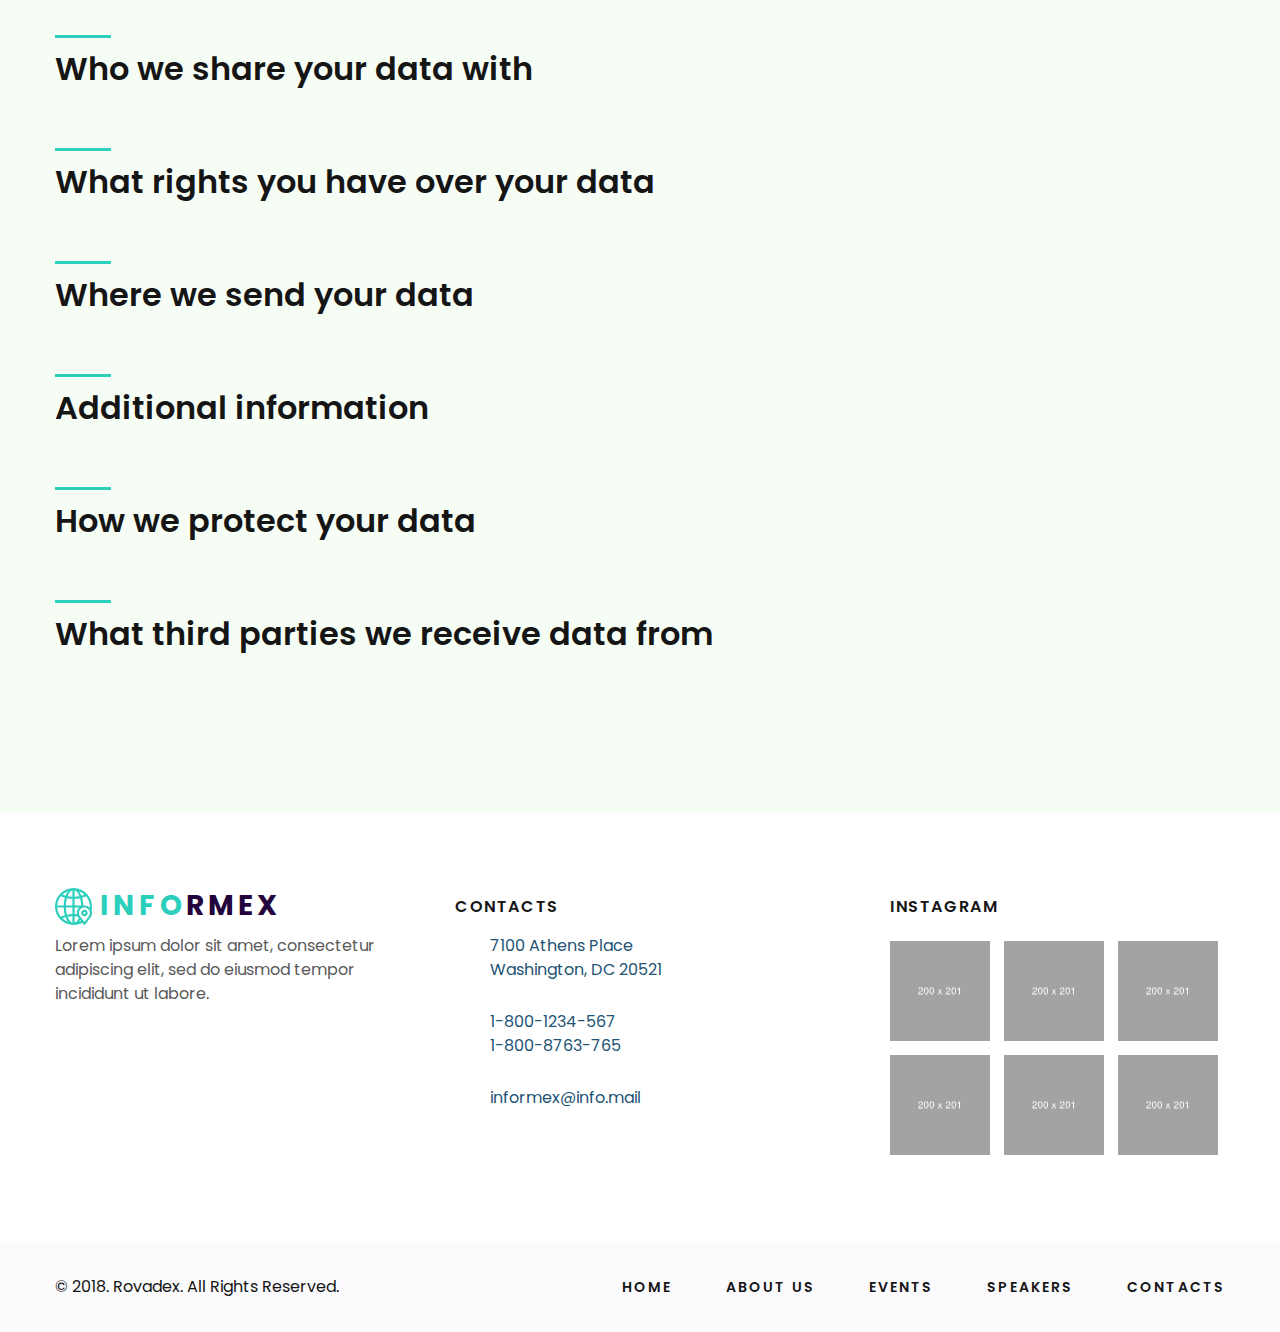
<file: pravicy-policy.html>
<!DOCTYPE html>
<html lang="zxx">
<head>
	<meta charset="UTF-8">
	<title>Informex - Pravicy policy</title>
	<!-- ===================== META ===================== -->
	<meta name="keywords" content="">
	<meta name="description" content="">
	<meta name="format-detection" content="telephone=no">
	<meta name="viewport" content="width=device-width, initial-scale=1, shrink-to-fit=no">
	<link rel="shortcut icon" href="assets/img/favicon.png">
	<!-- ===================== STYLE ===================== -->
	<link rel="stylesheet" href="assets/css/bootstrap-grid.css">
	<link rel="stylesheet" href="https://use.fontawesome.com/releases/v5.8.2/css/all.css" integrity="sha384-oS3vJWv+0UjzBfQzYUhtDYW+Pj2yciDJxpsK1OYPAYjqT085Qq/1cq5FLXAZQ7Ay" crossorigin="anonymous">
	<link rel="stylesheet" href="assets/css/style.css">
</head>

<body id="home">
	<!--===================== HEADER =====================-->
	<header class="header-two">
		<a href="#" class="nav-btn">
			<span></span>
			<span></span>
			<span></span>
		</a>
		<div class="header-two-top">
			<div class="container">
				<div class="row align-items-center">
					<div class="col-12 col-md-6 col-lg-3 logo-two-cover">
						<a href="index.html" class="logo-footer">
							<img src="assets/img/logo-2.svg" alt="logo">
							<div class="logo-text"><span>info</span>rmex</div>
						</a>
					</div>
					<div class="col-3 header-top-info">
						<ul class="header-two-phone header-cont">
							<li><a href="tel:18008763765"><i class="fas fa-phone"></i>1-800-8763-765</a></li>
						</ul>
					</div>
					<div class="col-3 header-top-info">
						<ul class="header-two-adr header-cont">
							<li><a href="contacts.html"><i class="fas fa-map-marker-alt"></i>Washington, DC 20521</a></li>
						</ul>
					</div>
					<div class="col-12 col-sm-6 col-lg-3 header-two-btn">
						<a href="events.html" class="btn">show all events</a>
					</div>
				</div>
			</div>
		</div>
		<div class="header-menu header-menu-two">
			<div class="container">
				<div class="row">
					<div class="col-10">
						<nav class="nav-menu">
							<ul class="nav-list">
								<li class="dropdown">
									<a href="#">Home <i class="fa fa-angle-down" aria-hidden="true"></i></a>
									<ul>
										<li><a href="index.html">Home 1</a></li>
										<li><a href="home-two.html">Home 2</a></li>
									</ul>
								</li>
								<li><a href="about.html">About us</a></li>
								<li><a href="events.html">Events</a></li>
								<li><a href="speakers.html">Speakers</a></li>
								<li><a href="gallery.html">Gallery</a></li>
								<li><a href="news.html">News</a></li>
								<li class="dropdown">
									<a href="#">pages <i class="fa fa-angle-down" aria-hidden="true"></i></a>
									<ul>
										<li class="active"><a href="pravicy-policy.html">Pravicy policy</a></li>
										<li><a href="404.html">404</a></li>
									</ul>
								</li>
								<li><a href="contacts.html">Contacts</a></li>
							</ul>
						</nav>
					</div>
					<div class="col-2">
						<div class="header-two-search">
							<div class="header-search-icon">
								<i class="fas fa-search"></i>
							</div>
							<form action="#">
								<input type="search" name="search" placeholder="Search">
								<button class="btn-search" type="submit"><i class="fa fa-search" aria-hidden="true"></i></button>
							</form>
						</div>
					</div>
				</div>
			</div>
		</div>
	</header>
	<!--=================== HEADER END ===================-->

	<!--=================== PAGE-TITLE ===================-->
	<div class="page-title" style="background-image: url(assets/img/bg-page-title.jpg);">
		<div class="container">
			<h1 class="title-line-left">Pravicy policy</h1>
			<div class="breadcrumbs">
				<ul>
					<li><a href="index.html">Home</a></li>
					<li>Pravicy policy</li>
				</ul>
			</div>
		</div>
	</div>
	<!--================= PAGE-TITLE END =================-->

	<!--================ S-PRAVICY-POLICY ================-->
	<section class="s-pravicy-policy">
		<div class="container">
			<div class="accordion-wrap">
				<div class="accordion-item">
					<h3 class="title title-line-left">Who we are</h3>
					<div class="accordion-content">
						<p>We are the company which specialises on Web Development <br>Our contact information: website address is <a href="http://rovadex.com">rovadex.com</a>, e-mail is <a href="mailto:rovadex.team@gmail.com">rovadex.team@gmail.com</a></p>
					</div>
				</div>
			</div>
			<div class="accordion-item">
				<h3 class="title title-line-left">Personal data we collect</h3>
				<div class="accordion-content">
					<p>By default WordPress based template does not collect any personal data about visitors, and only collects the data shown on the User Profile screen from registered users.</p>
				</div>
			</div>
			<div class="accordion-item">
				<h3 class="title title-line-left">Comments</h3>
				<div class="accordion-content">
					<p>In comments left by users or visitors on the site we collect the data shown in the comments form, and also the visitor’s IP address and browser user agent string to help spam detection.</p>
				</div>
			</div>
			<div class="accordion-item">
				<h3 class="title title-line-left">Media</h3>
				<div class="accordion-content">
					<p>Users and Visitors to the website can download and extract any location data from images on the website. If you upload images to the website, you should avoid uploading images with embedded location data (EXIF GPS) included.</p>
				</div>
			</div>
			<div class="accordion-item">
				<h3 class="title title-line-left">Contact Forms</h3>
				<div class="accordion-content">
					<p>Before information submission we’ve got explicit consent from users to store their information.We never use such data for marketing purposes or share with third parties.We comply with data-deletion in case of requests.</p>
				</div>
			</div>
			<div class="accordion-item">
				<h3 class="title title-line-left">Cookies</h3>
				<div class="accordion-content">
					<p>Our WordPress template use cookies so if the user or visitor leave a comment, thay may opt-in to saving their name, email address and website in cookies. Third party cookies are those placed on your device by third party website domains. This includes social sharing, videos and other services we offer that are run by other companies. You can view information about what some of these sites do with your information here:</p>
					<ul>
						<li>Facebook</li>
						<li>YouTube</li>
						<li>Twitter</li>
						<li>Instagram</li>
					</ul>
				</div>
			</div>
			<div class="accordion-item">
				<h3 class="title title-line-left">Analytics</h3>
				<div class="accordion-content">
					<p>By default WordPress does not collect any analytics data. However, many web hosting accounts collect some anonymous analytics data. You may also have installed a WordPress plugin that provides analytics services.</p>
					<br>
					<p>User or site administrator may use Google Analytics to help analyse how visitors use this site. Google Analytics uses “cookies”, which are small text files placed on your computer, to collect standard internet log information and visitor behaviour information in an anonymous form.</p>
				</div>
			</div>
			<div class="accordion-item">
				<h3 class="title title-line-left">Embedded content from other websites</h3>
				<div class="accordion-content">
					<p>The content in your template may include embedded content (e.g. videos, images, articles, etc.). Embedded content from other websites behaves in the exact same way as if the visitor has visited the other website.</p>
					<p>These websites may collect data about you, use cookies, embed additional third-party tracking and monitor your interaction with that embedded content, including tracing your interaction with the embedded content if you have an account and are logged in to that website.</p>
				</div>
			</div>
			<div class="accordion-item">
				<h3 class="title title-line-left">Data retain</h3>
				<div class="accordion-content">
					<p>In cases of commenting we will retain the data for the statutory minimum required period.<br>In cases of registration we also store the personal information they provide in their user profile. All users can see, edit, or delete their personal information at any time (except they cannot change their username). Website administrators can also see and edit that information.</p>
				</div>
			</div>
			<div class="accordion-item">
				<h3 class="title title-line-left">Who we share your data with</h3>
				<div class="accordion-content">
					<p>We do not share any of your information by default  also we don’t share your personal data with third-parties who intend to use the data for marketing purposes if you have not given your consent to this.</p>
				</div>
			</div>
			<div class="accordion-item">
				<h3 class="title title-line-left">What rights you have over your data</h3>
				<div class="accordion-content">
					<p>For the user or visitor on the website there’s a possibility to register or leave a comment. <br>Also there’s an opportunity to to receive by request an exported file of the personal data we hold about you, including any data you have provided to us.We do not able to erase data that we hold about you when user being an active account. Ensuring accuracy of information, user can also request corrections. So by request we can perform the erasing.</p>
				</div>
			</div>
			<div class="accordion-item">
				<h3 class="title title-line-left">Where we send your data</h3>
				<div class="accordion-content">
					<p>We do not make any daily backups by default. Only user and visitor comments may be checked through an automated spam detection service.</p>
				</div>
			</div>
			<div class="accordion-item">
				<h3 class="title title-line-left">Additional information</h3>
				<div class="accordion-content">
					<p>We are a part of the services that we provide, and we are given a variety of login details:</p>
					<p>WordPress accounts</p>
					<p>FTP / Database Access</p>
					<p>Payments Gateways (Payoneer / PayPal)</p>
					<p>Web Hosting / Control Panels / Domains</p>
					<p>Social Media Accounts (E.G. Facebook / Twitter / Instagram / LinkedIn etc)</p>
					<p>Google Services (E.G. Analytics / AdWords / YouTube / Search Console etc)</p>
					<p>Email and Email Marketing Accounts</p>
				</div>
			</div>
			<div class="accordion-item">
				<h3 class="title title-line-left">How we protect your data</h3>
				<div class="accordion-content">
					<p>Our main goal is to protect user’s personally identifying information (PII) and hold businesses to a higher standard.</p>
					<p>All the plugins that we used are all up to date, and we use the latest version of WordPress. We encrypt any personal information and our user communications with the servers with the help of SSL/HTTPS protocol. All administrative credentials are unique, any data breach issues will be immediately under resolving process.</p>
				</div>
			</div>
			<div class="accordion-item">
				<h3 class="title title-line-left">What third parties we receive data from</h3>
				<div class="accordion-content">
					<p>In case of third party links posting we are not perform any checking activities related to security or privacy compliance.</p>
					<p>We are not responsible for information collected or used by any advertiser or third-party site.</p>
					<p>All social media sharing links, either displayed as text links or social media icons do not connect you to any of the associated third parties, unless you explicitly click on template.</p>
				</div>
			</div>
		</div>
	</section>
	<!--============== S-PRAVICY-POLICY END ==============-->

	<!--===================== FOOTER =====================-->
	<footer>
		<div class="container">
			<div class="row">
				<div class="col-12 col-md-4">
					<a href="index.html" class="logo-footer">
						<img src="assets/img/logo-footer.svg" alt="logo">
						<div class="logo-text"><span>info</span>rmex</div>
					</a>
					<div class="footer-text">Lorem ipsum dolor sit amet, consectetur adipiscing elit, sed do eiusmod tempor incididunt ut labore.</div>
					<ul class="soc-link">
						<li><a target="_blank" href="https://www.facebook.com/rovadex"><i class="fab fa-facebook-f"></i></a></li>
						<li><a target="_blank" href="https://twitter.com/RovadexStudio"><i class="fab fa-twitter"></i></a></li>
						<li><a target="_blank" href="https://www.instagram.com/rovadex"><i class="fab fa-instagram"></i></a></li>
						<li><a target="_blank" href="https://www.youtube.com"><i class="fab fa-youtube"></i></a></li>
					</ul>
				</div>
				<div class="col-12 col-sm-6 col-md-4">
					<h6>Contacts</h6>
					<ul class="footer-contacts">
						<li>
							<i class="fas fa-map-marker-alt"></i>
							<a href="contacts.html">7100 Athens Place <br>Washington, DC 20521</a>
						</li>
						<li>
							<i class="fa fa-phone" aria-hidden="true"></i>
							<a href="tel:18001234567">1-800-1234-567</a>
							<a href="tel:18008763765">1-800-8763-765</a>
						</li>
						<li>
							<i class="fa fa-envelope" aria-hidden="true"></i>
							<a href="mailto:informex@info.mail">informex@info.mail</a>
						</li>
					</ul>
				</div>
				<div class="col-12 col-sm-6 col-md-4 insta-list-cover">
					<h6>Instagram</h6>
					<ul class="insta-list">
						<li><a target="_blank" href="#"><img src="assets/img/insta-1.jpg" alt="social"></a></li>
						<li><a target="_blank" href="#"><img src="assets/img/insta-2.jpg" alt="social"></a></li>
						<li><a target="_blank" href="#"><img src="assets/img/insta-3.jpg" alt="social"></a></li>
						<li><a target="_blank" href="#"><img src="assets/img/insta-4.jpg" alt="social"></a></li>
						<li><a target="_blank" href="#"><img src="assets/img/insta-5.jpg" alt="social"></a></li>
						<li><a target="_blank" href="#"><img src="assets/img/insta-6.jpg" alt="social"></a></li>
					</ul>
				</div>
			</div>
		</div>
		<div class="footer-bottom">
			<div class="container">
				<div class="row">
					<div class="col-12 col-md-4"><div class="copyright">© 2018. <a target="_blank" href="https://rovadex.com">Rovadex</a>. All Rights Reserved.</div></div>
					<div class="col-8">
						<ul class="footer-menu">
							<li><a href="index.html">Home</a></li>
							<li><a href="about.html">About us</a></li>
							<li><a href="events.html">Events</a></li>
							<li><a href="speakers.html">Speakers</a></li>
							<li><a href="contacts.html">Contacts</a></li>
						</ul>
					</div>
				</div>
			</div>
		</div>
	</footer>
	<!--=================== FOOTER END ===================-->

	<!--===================== TO TOP =====================-->
	<a class="to-top" href="#home">
		<i class="fa fa-chevron-up" aria-hidden="true"></i>
	</a>
	<!--=================== TO TOP END ===================-->

	<!--===================== SCRIPT =====================-->
	<script src="https://code.jquery.com/jquery-2.2.4.min.js"></script>
	<script src="assets/js/slick.min.js"></script>
	<script src="assets/js/scripts.js"></script>
</body>
</html>
</file>
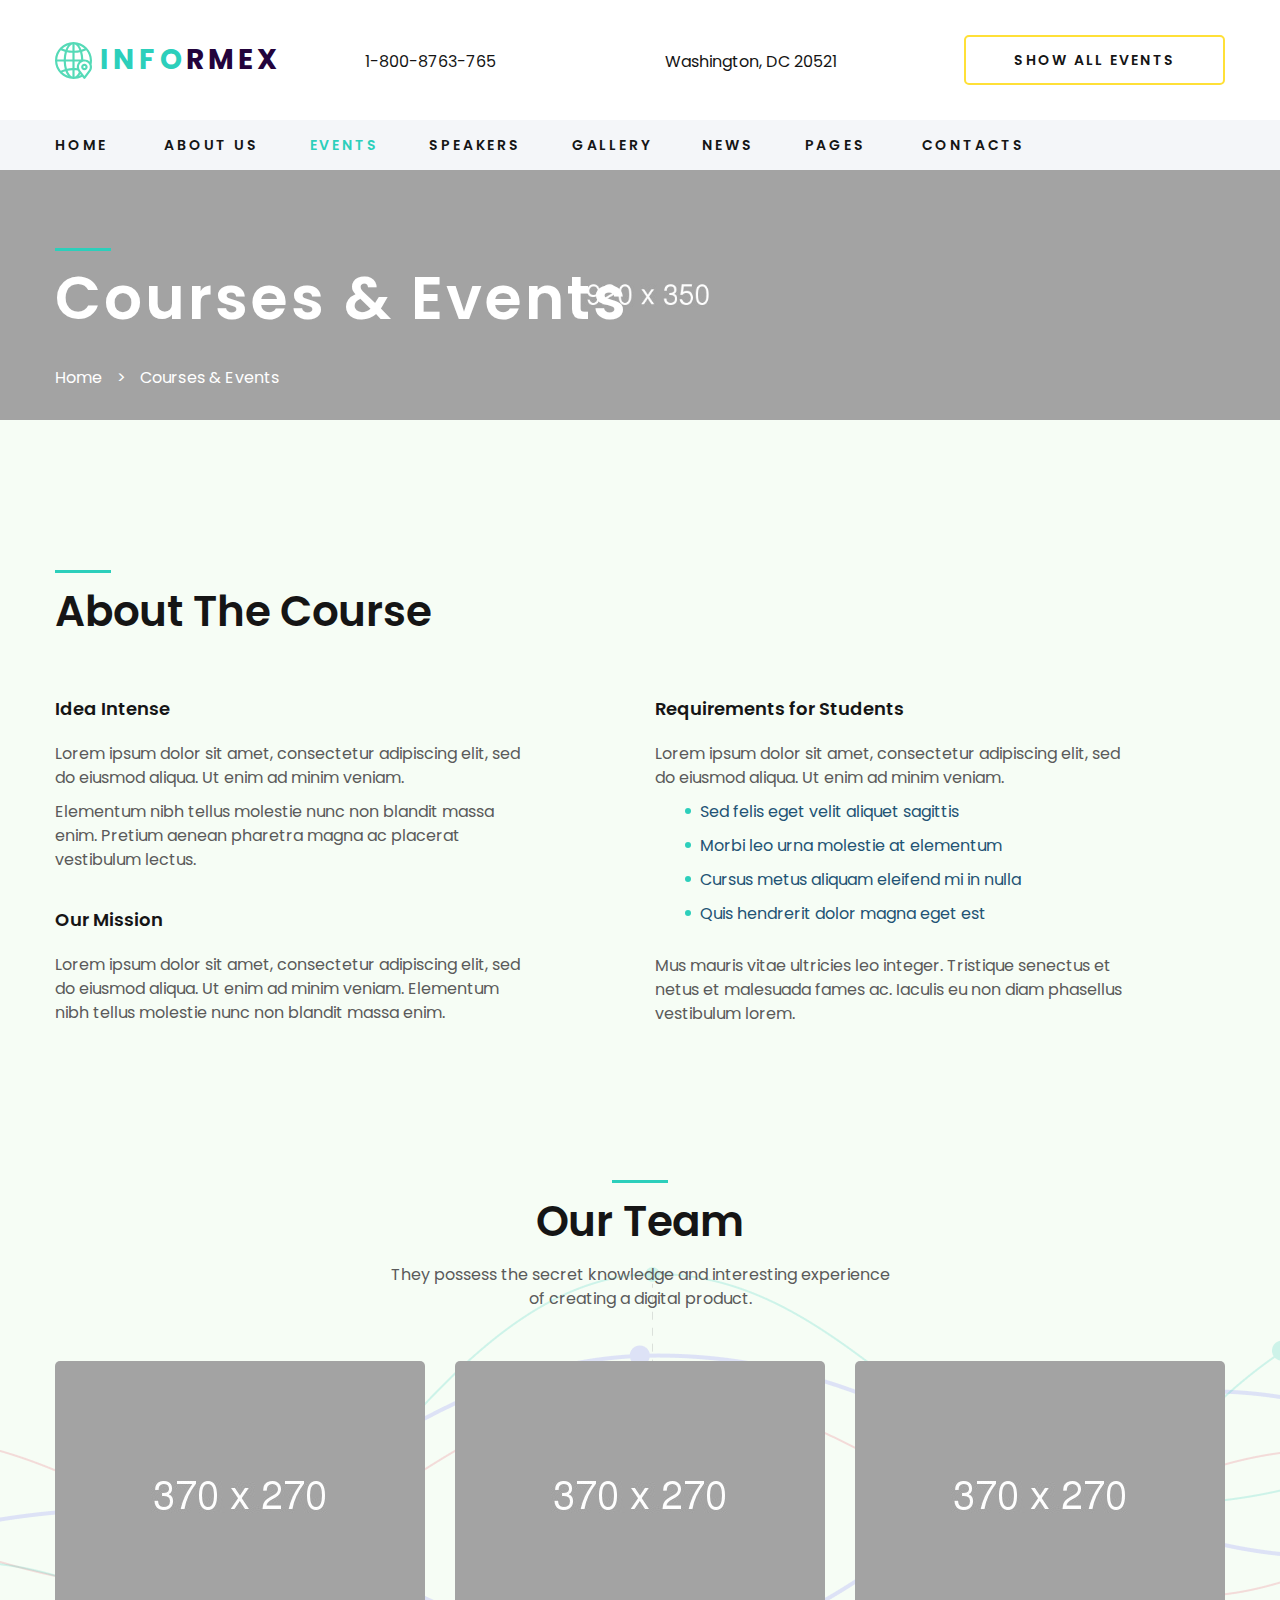
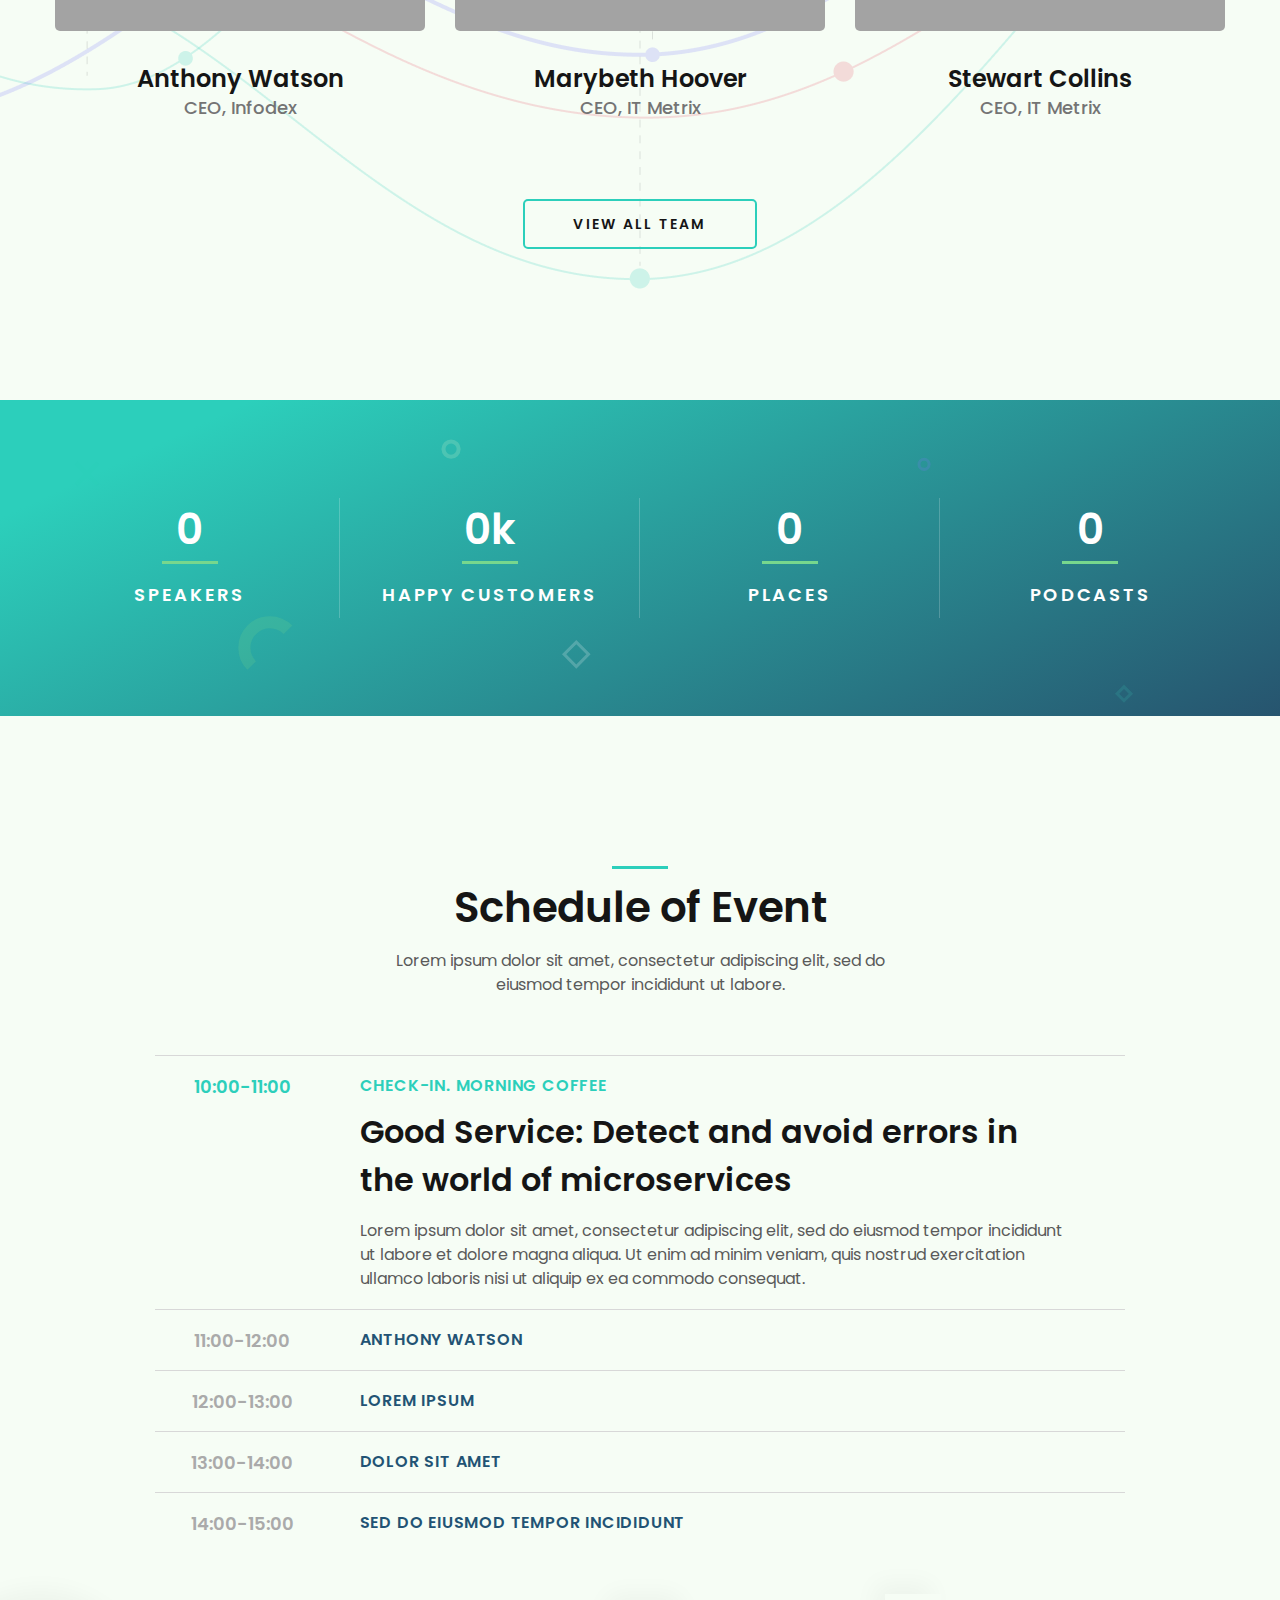
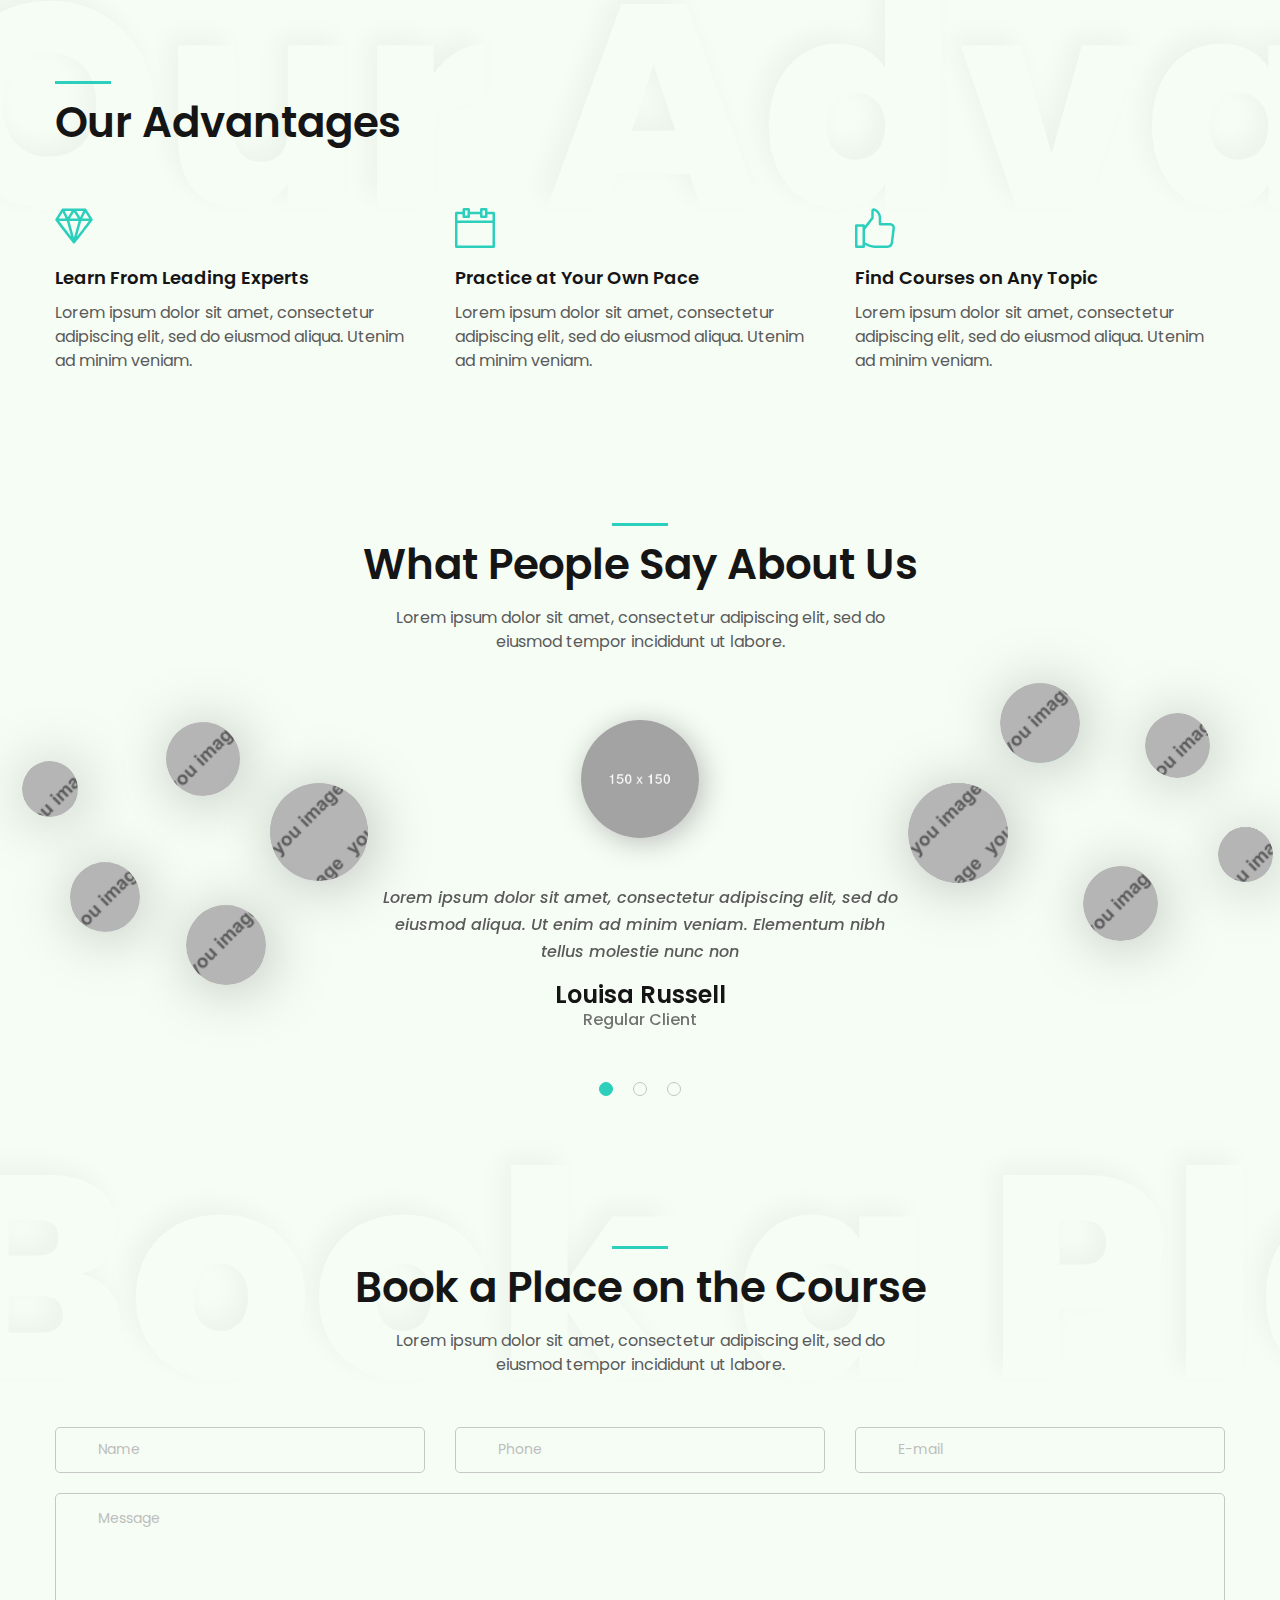
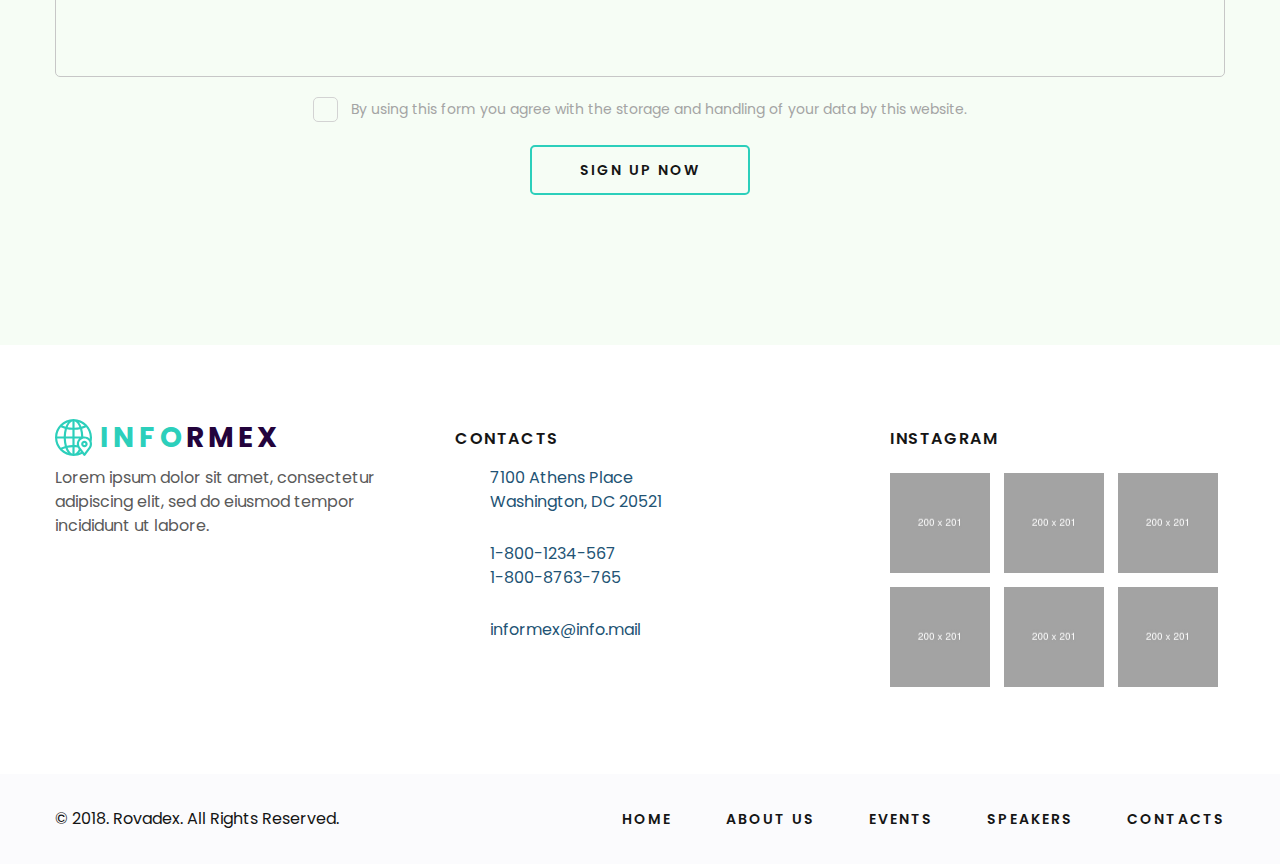
<file: single-events.html>
<!DOCTYPE html>
<html lang="zxx">
<head>
	<meta charset="UTF-8">
	<title>Informex - Events</title>
	<!-- ===================== META ===================== -->
	<meta name="keywords" content="">
	<meta name="description" content="">
	<meta name="format-detection" content="telephone=no">
	<meta name="viewport" content="width=device-width, initial-scale=1, shrink-to-fit=no">
	<link rel="shortcut icon" href="assets/img/favicon.png">
	<!-- ===================== STYLE ===================== -->
	<link rel="stylesheet" href="assets/css/slick.min.css">
	<link rel="stylesheet" href="assets/css/bootstrap-grid.css">
	<link rel="stylesheet" href="https://use.fontawesome.com/releases/v5.8.2/css/all.css" integrity="sha384-oS3vJWv+0UjzBfQzYUhtDYW+Pj2yciDJxpsK1OYPAYjqT085Qq/1cq5FLXAZQ7Ay" crossorigin="anonymous">
	<link rel="stylesheet" href="assets/css/style.css">
</head>

<body id="home">
	<!--===================== HEADER =====================-->
	<header class="header-two">
		<a href="#" class="nav-btn">
			<span></span>
			<span></span>
			<span></span>
		</a>
		<div class="header-two-top">
			<div class="container">
				<div class="row align-items-center">
					<div class="col-12 col-md-6 col-lg-3 logo-two-cover">
						<a href="index.html" class="logo-footer">
							<img src="assets/img/logo-2.svg" alt="logo">
							<div class="logo-text"><span>info</span>rmex</div>
						</a>
					</div>
					<div class="col-3 header-top-info">
						<ul class="header-two-phone header-cont">
							<li><a href="tel:18008763765"><i class="fas fa-phone"></i>1-800-8763-765</a></li>
						</ul>
					</div>
					<div class="col-3 header-top-info">
						<ul class="header-two-adr header-cont">
							<li><a href="contacts.html"><i class="fas fa-map-marker-alt"></i>Washington, DC 20521</a></li>
						</ul>
					</div>
					<div class="col-12 col-sm-6 col-lg-3 header-two-btn">
						<a href="events.html" class="btn">show all events</a>
					</div>
				</div>
			</div>
		</div>
		<div class="header-menu header-menu-two">
			<div class="container">
				<div class="row">
					<div class="col-10">
						<nav class="nav-menu">
							<ul class="nav-list">
								<li class="dropdown">
									<a href="#">Home <i class="fa fa-angle-down" aria-hidden="true"></i></a>
									<ul>
										<li><a href="index.html">Home 1</a></li>
										<li><a href="home-two.html">Home 2</a></li>
									</ul>
								</li>
								<li><a href="about.html">About us</a></li>
								<li class="active"><a href="events.html">Events</a></li>
								<li><a href="speakers.html">Speakers</a></li>
								<li><a href="gallery.html">Gallery</a></li>
								<li><a href="news.html">News</a></li>
								<li class="dropdown">
									<a href="#">pages <i class="fa fa-angle-down" aria-hidden="true"></i></a>
									<ul>
										<li><a href="pravicy-policy.html">Pravicy policy</a></li>
										<li><a href="404.html">404</a></li>
									</ul>
								</li>
								<li><a href="contacts.html">Contacts</a></li>
							</ul>
						</nav>
					</div>
					<div class="col-2">
						<div class="header-two-search">
							<div class="header-search-icon">
								<i class="fas fa-search"></i>
							</div>
							<form action="#">
								<input type="search" name="search" placeholder="Search">
								<button class="btn-search" type="submit"><i class="fa fa-search" aria-hidden="true"></i></button>
							</form>
						</div>
					</div>
				</div>
			</div>
		</div>
	</header>
	<!--=================== HEADER END ===================-->

	<!--=================== PAGE-TITLE ===================-->
	<div class="page-title" style="background-image: url(assets/img/bg-page-title.jpg);">
		<div class="container">
			<h1 class="title-line-left">Courses & Events</h1>
			<div class="breadcrumbs">
				<ul>
					<li><a href="index.html">Home</a></li>
					<li>Courses & Events</li>
				</ul>
			</div>
		</div>
	</div>
	<!--================= PAGE-TITLE END =================-->

	<!--================ ABOUT-THE-COURSE ================-->
	<section class="about-the-course">
		<div class="container">
			<h2 class="title-line-left">About The Course</h2>
			<div class="row">
				<div class="col-12 col-sm-6">
					<div class="about-course-cover">
						<h5>Idea Intense</h5>
						<p>Lorem ipsum dolor sit amet, consectetur adipiscing elit, sed do eiusmod aliqua. Ut enim ad minim veniam.</p>
						<p>Elementum nibh tellus molestie nunc non blandit massa enim. Pretium aenean pharetra magna ac placerat vestibulum lectus.</p>
						<h5>Our Mission</h5>
						<p>Lorem ipsum dolor sit amet, consectetur adipiscing elit, sed do eiusmod aliqua. Ut enim ad minim veniam. Elementum nibh tellus molestie nunc non blandit massa enim.</p>
					</div>
				</div>
				<div class="col-12 col-sm-6">
					<div class="about-course-cover">
						<h5>Requirements for Students</h5>
						<p>Lorem ipsum dolor sit amet, consectetur adipiscing elit, sed do eiusmod aliqua. Ut enim ad minim veniam.</p>
						<ul>
							<li><a href="#">Sed felis eget velit aliquet sagittis</a></li>
							<li><a href="#">Morbi leo urna molestie at elementum</a></li>
							<li><a href="#">Cursus metus aliquam eleifend mi in nulla</a></li>
							<li><a href="#">Quis hendrerit dolor magna eget est</a></li>
						</ul>
						<p>Mus mauris vitae ultricies leo integer. Tristique senectus et netus et malesuada fames ac. Iaculis eu non diam phasellus vestibulum lorem.</p>
					</div>
				</div>
			</div>
		</div>
	</section>
	<!--============== ABOUT-THE-COURSE END ==============-->

	<!--=================== S-OUR-TEAM ===================-->
	<section class="s-our-team home-our-team">
		<div class="our-team-bg" style="background-image: url(assets/img/effect-team-1.png);"></div>
		<div class="container">
			<h2 class="title-line">Our Team</h2>
			<p class="slogan">They possess the secret knowledge and interesting experience of creating a digital product.</p>
			<div class="row team-cover">
				<div class="col-12 col-sm-4 team-item">
					<a href="about.html" class="team-img">
						<img src="assets/img/team-1.jpg" alt="team">
					</a>
					<h4 class="title"><a href="about.html">Anthony Watson</a></h4>
					<div class="prof">CEO, Infodex</div>
					<ul class="soc-link">
						<li><a target="_blank" href="https://www.facebook.com/rovadex"><i class="fab fa-facebook-f"></i></a></li>
						<li><a target="_blank" href="https://www.behance.net/rovadex"><i class="fab fa-behance"></i></a></li>
						<li><a target="_blank" href="https://www.linkedin.com/company/rovadex-com"><i class="fab fa-linkedin-in"></i></a></li>
						<li><a target="_blank" href="https://twitter.com/RovadexStudio"><i class="fab fa-twitter"></i></a></li>
					</ul>
				</div>
				<div class="col-12 col-sm-4 team-item">
					<a href="about.html" class="team-img">
						<img src="assets/img/team-2.jpg" alt="team">
					</a>
					<h4 class="title"><a href="about.html">Marybeth Hoover</a></h4>
					<div class="prof">CEO, IT Metrix</div>
					<ul class="soc-link">
						<li><a target="_blank" href="https://www.facebook.com/rovadex"><i class="fab fa-facebook-f"></i></a></li>
						<li><a target="_blank" href="https://www.behance.net/rovadex"><i class="fab fa-behance"></i></a></li>
						<li><a target="_blank" href="https://www.linkedin.com/company/rovadex-com"><i class="fab fa-linkedin-in"></i></a></li>
						<li><a target="_blank" href="https://twitter.com/RovadexStudio"><i class="fab fa-twitter"></i></a></li>
					</ul>
				</div>
				<div class="col-12 col-sm-4 team-item">
					<a href="about.html" class="team-img">
						<img src="assets/img/team-3.jpg" alt="team">
					</a>
					<h4 class="title"><a href="about.html">Stewart Collins</a></h4>
					<div class="prof">CEO, IT Metrix</div>
					<ul class="soc-link">
						<li><a target="_blank" href="https://www.facebook.com/rovadex"><i class="fab fa-facebook-f"></i></a></li>
						<li><a target="_blank" href="https://www.behance.net/rovadex"><i class="fab fa-behance"></i></a></li>
						<li><a target="_blank" href="https://www.linkedin.com/company/rovadex-com"><i class="fab fa-linkedin-in"></i></a></li>
						<li><a target="_blank" href="https://twitter.com/RovadexStudio"><i class="fab fa-twitter"></i></a></li>
					</ul>
				</div>
			</div>
			<a href="about.html" class="btn">view all team</a>
		</div>
	</section>
	<!--================= S-OUR-TEAM END =================-->

	<!--==================== S-COUNTER ====================-->
	<section class="s-counter counter-animate counter-active s-bg">
		<div class="mask" style="background-image: url(assets/img/bg-effect-counter.svg);"></div>
		<div class="container">
			<div class="row counter-cover">
				<div class="col-6 col-sm-3 counter-item">
					<div class="counter-number"><span data-number="28">0</span></div>
					<h5>speakers</h5>
				</div>
				<div class="col-6 col-sm-3 counter-item">
					<div class="counter-number"><span data-number="3">0</span>k</div>
					<h5>happy customers</h5>
				</div>
				<div class="col-6 col-sm-3 counter-item">
					<div class="counter-number"><span data-number="650">0</span></div>
					<h5>Places</h5>
				</div>
				<div class="col-6 col-sm-3 counter-item">
					<div class="counter-number"><span data-number="350">0</span></div>
					<h5>Podcasts</h5>
				</div>
			</div>
		</div>
	</section>
	<!--================== S-COUNTER END ==================-->

	<!--================= S-SCHEDULE-EVENT =================-->
	<section class="s-schedule-event">
		<div class="container">
			<h2 class="title-line">Schedule of Event</h2>
			<p class="slogan">Lorem ipsum dolor sit amet, consectetur adipiscing elit, sed do eiusmod tempor incididunt ut labore.</p>
			<ul class="schedule-cover">
				<li class="active">
					<div class="schedule-header">
						<div class="schedule-time">10:00-11:00</div>
						<div class="schedule-title">Check-in. morning coffee</div>
						<i class="fa fa-chevron-left" aria-hidden="true"></i>
					</div>
					<div class="schedule-content">
						<h3 class="title">Good Service: Detect and avoid errors in the world of microservices</h3>
						<p>Lorem ipsum dolor sit amet, consectetur adipiscing elit, sed do eiusmod tempor incididunt ut labore et dolore magna aliqua. Ut enim ad minim veniam, quis nostrud exercitation ullamco laboris nisi ut aliquip ex ea commodo consequat.</p>
					</div>
				</li>
				<li>
					<div class="schedule-header">
						<div class="schedule-time">11:00-12:00</div>
						<div class="schedule-title">Anthony Watson</div>
						<i class="fa fa-chevron-left" aria-hidden="true"></i>
					</div>
					<div class="schedule-content">
						<h3 class="title">Good Service: Detect and avoid errors in the world of microservices</h3>
						<p>Lorem ipsum dolor sit amet, consectetur adipiscing elit, sed do eiusmod tempor incididunt ut labore et dolore magna aliqua. Ut enim ad minim veniam, quis nostrud exercitation ullamco laboris nisi ut aliquip ex ea commodo consequat.</p>
					</div>
				</li>
				<li>
					<div class="schedule-header">
						<div class="schedule-time">12:00-13:00</div>
						<div class="schedule-title">lorem ipsum</div>
						<i class="fa fa-chevron-left" aria-hidden="true"></i>
					</div>
					<div class="schedule-content">
						<h3 class="title">Good Service: Detect and avoid errors in the world of microservices</h3>
						<p>Lorem ipsum dolor sit amet, consectetur adipiscing elit, sed do eiusmod tempor incididunt ut labore et dolore magna aliqua. Ut enim ad minim veniam, quis nostrud exercitation ullamco laboris nisi ut aliquip ex ea commodo consequat.</p>
					</div>
				</li>
				<li>
					<div class="schedule-header">
						<div class="schedule-time">13:00-14:00</div>
						<div class="schedule-title">dolor sit amet</div>
						<i class="fa fa-chevron-left" aria-hidden="true"></i>
					</div>
					<div class="schedule-content">
						<h3 class="title">Good Service: Detect and avoid errors in the world of microservices</h3>
						<p>Lorem ipsum dolor sit amet, consectetur adipiscing elit, sed do eiusmod tempor incididunt ut labore et dolore magna aliqua. Ut enim ad minim veniam, quis nostrud exercitation ullamco laboris nisi ut aliquip ex ea commodo consequat.</p>
					</div>
				</li>
				<li>
					<div class="schedule-header">
						<div class="schedule-time">14:00-15:00</div>
						<div class="schedule-title">sed do eiusmod tempor incididunt</div>
						<i class="fa fa-chevron-left" aria-hidden="true"></i>
					</div>
					<div class="schedule-content">
						<h3 class="title">Good Service: Detect and avoid errors in the world of microservices</h3>
						<p>Lorem ipsum dolor sit amet, consectetur adipiscing elit, sed do eiusmod tempor incididunt ut labore et dolore magna aliqua. Ut enim ad minim veniam, quis nostrud exercitation ullamco laboris nisi ut aliquip ex ea commodo consequat.</p>
					</div>
				</li>
			</ul>
		</div>
	</section>
	<!--=============== S-SCHEDULE-EVENT END ===============-->

	<!--================== OUR-ADVANTAGES ==================-->
	<section class="our-advantages s-title-bg">
		<span class="title-bg-left">Our Advantages</span>
		<div class="container">
			<h2 class="title-line-left">Our Advantages</h2>
			<div class="row advantages-cover">
				<div class="col-12 col-sm-4">
					<div class="advantage-item">
						<div class="advantage-item-img"><img src="assets/img/advantage-1.svg" alt="icon"></div>
						<h5>Learn From Leading Experts</h5>
						<p>Lorem ipsum dolor sit amet, consectetur adipiscing elit, sed do eiusmod aliqua. Utenim ad minim veniam. </p>
					</div>
				</div>
				<div class="col-12 col-sm-4">
					<div class="advantage-item">
						<div class="advantage-item-img"><img src="assets/img/advantage-2.svg" alt="icon"></div>
						<h5>Practice at Your Own Pace</h5>
						<p>Lorem ipsum dolor sit amet, consectetur adipiscing elit, sed do eiusmod aliqua. Utenim ad minim veniam. </p>
					</div>
				</div>
				<div class="col-12 col-sm-4">
					<div class="advantage-item">
						<div class="advantage-item-img"><img src="assets/img/advantage-3.svg" alt="icon"></div>
						<h5>Find Courses on Any Topic</h5>
						<p>Lorem ipsum dolor sit amet, consectetur adipiscing elit, sed do eiusmod aliqua. Utenim ad minim veniam. </p>
					</div>
				</div>
			</div>
		</div>
	</section>
	<!--================ OUR-ADVANTAGES END ================-->

	<!--================= S-TESTIMONIALS =================-->
	<section class="s-testimonials about-testimonials-slider">
		<ul class="about-testimonials about-testimon-left">
			<li><img src="assets/img/testim-left-1.png" alt="img"></li>
			<li><img src="assets/img/testim-left-2.png" alt="img"></li>
			<li><img src="assets/img/testim-left-3.png" alt="img"></li>
			<li><img src="assets/img/testim-left-4.png" alt="img"></li>
			<li><img src="assets/img/testim-left-5.png" alt="img"></li>
		</ul>
		<ul class="about-testimonials about-testimon-right">
			<li><img src="assets/img/testim-right-1.png" alt="img"></li>
			<li><img src="assets/img/testim-right-2.png" alt="img"></li>
			<li><img src="assets/img/testim-right-3.png" alt="img"></li>
			<li><img src="assets/img/testim-right-4.png" alt="img"></li>
			<li><img src="assets/img/testim-right-5.png" alt="img"></li>
		</ul>
		<div class="container">
			<h2 class="title-line">What People Say About Us</h2>
			<p class="slogan">Lorem ipsum dolor sit amet, consectetur adipiscing elit, sed do eiusmod tempor incididunt ut labore.</p>
			<div class="slider-testimonials">
				<div class="slide-testimonial">
					<div class="testimonial-item">
						<img src="assets/img/testimonials-1.jpg" alt="img">
						<span class="slide-quote"><i class="fa fa-quote-left" aria-hidden="true"></i></span>
						<div class="testimon-content">Lorem ipsum dolor sit amet, consectetur adipiscing elit, sed do eiusmod aliqua. Ut enim ad minim veniam. Elementum nibh tellus molestie nunc non</div>
						<h4 class="name">Louisa Russell</h4>
						<div class="prof">Regular Client</div>
					</div>
				</div>
				<div class="slide-testimonial">
					<div class="testimonial-item">
						<img src="assets/img/testimonials-2.jpg" alt="img">
						<span class="slide-quote"><i class="fa fa-quote-left" aria-hidden="true"></i></span>
						<div class="testimon-content">Lorem ipsum dolor sit amet, consectetur adipisicing elit. Maxime explicabo magnam repellendus magni dolores quos, similique sit voluptate! Beatae, asperiores!</div>
						<h4 class="name">Samson Peters</h4>
						<div class="prof">Regular Client</div>
					</div>
				</div>
				<div class="slide-testimonial">
					<div class="testimonial-item">
						<img src="assets/img/testimonials-3.jpg" alt="img">
						<span class="slide-quote"><i class="fa fa-quote-left" aria-hidden="true"></i></span>
						<div class="testimon-content">Lorem ipsum dolor sit amet, consectetur adipisicing elit. Soluta dignissimos at rerum placeat optio! Odit autem obcaecati labore impedit minus!</div>
						<h4 class="name">Marry James</h4>
						<div class="prof">Regular Client</div>
					</div>
				</div>
			</div>
		</div>
	</section>
	<!--=============== S-TESTIMONIALS END ===============-->

	<!--=================== BOOK-A-PLACE ===================-->
	<section class="book-a-place s-title-bg">
		<span class="title-bg-left">Book a Place on the Course</span>
		<div class="container">
			<h2 class="title-line">Book a Place on the Course</h2>
			<p class="slogan">Lorem ipsum dolor sit amet, consectetur adipiscing elit, sed do eiusmod tempor incididunt ut labore.</p>
			<form id='contactform' action="php/contact.php" name="contactform">
				<ul class="form-cover">
					<li class="inp-name"><input id="name" type="text" name="your-name" placeholder="Name"></li>
					<li class="inp-phone"><input id="phone" type="tel" name="your-phone" placeholder="Phone"></li>
					<li class="inp-email"><input id="email" type="email" name="your-email" placeholder="E-mail"></li>
					<li class="inp-text"><textarea id="comments" name="your-text" placeholder="Message"></textarea></li>
				</ul>
				<div class="checkbox-wrap">
					<div class="checkbox-cover">
						<input type="checkbox">
						<p>By using this form you agree with the storage and handling of your data by this website.</p>
					</div>
				</div>
				<div class="btn-form-cover">
					<button id="#submit" type="submit" class="btn">Sign up now</button>
				</div>
			</form>
			<div id="message"></div>
		</div>
	</section>
	<!--================= BOOK-A-PLACE END =================-->

	<!--===================== FOOTER =====================-->
	<footer>
		<div class="container">
			<div class="row">
				<div class="col-12 col-md-4">
					<a href="index.html" class="logo-footer">
						<img src="assets/img/logo-footer.svg" alt="logo">
						<div class="logo-text"><span>info</span>rmex</div>
					</a>
					<div class="footer-text">Lorem ipsum dolor sit amet, consectetur adipiscing elit, sed do eiusmod tempor incididunt ut labore.</div>
					<ul class="soc-link">
						<li><a target="_blank" href="https://www.facebook.com/rovadex"><i class="fab fa-facebook-f"></i></a></li>
						<li><a target="_blank" href="https://twitter.com/RovadexStudio"><i class="fab fa-twitter"></i></a></li>
						<li><a target="_blank" href="https://www.instagram.com/rovadex"><i class="fab fa-instagram"></i></a></li>
						<li><a target="_blank" href="https://www.youtube.com"><i class="fab fa-youtube"></i></a></li>
					</ul>
				</div>
				<div class="col-12 col-sm-6 col-md-4">
					<h6>Contacts</h6>
					<ul class="footer-contacts">
						<li>
							<i class="fas fa-map-marker-alt"></i>
							<a href="contacts.html">7100 Athens Place <br>Washington, DC 20521</a>
						</li>
						<li>
							<i class="fa fa-phone" aria-hidden="true"></i>
							<a href="tel:18001234567">1-800-1234-567</a>
							<a href="tel:18008763765">1-800-8763-765</a>
						</li>
						<li>
							<i class="fa fa-envelope" aria-hidden="true"></i>
							<a href="mailto:informex@info.mail">informex@info.mail</a>
						</li>
					</ul>
				</div>
				<div class="col-12 col-sm-6 col-md-4 insta-list-cover">
					<h6>Instagram</h6>
					<ul class="insta-list">
						<li><a target="_blank" href="#"><img src="assets/img/insta-1.jpg" alt="social"></a></li>
						<li><a target="_blank" href="#"><img src="assets/img/insta-2.jpg" alt="social"></a></li>
						<li><a target="_blank" href="#"><img src="assets/img/insta-3.jpg" alt="social"></a></li>
						<li><a target="_blank" href="#"><img src="assets/img/insta-4.jpg" alt="social"></a></li>
						<li><a target="_blank" href="#"><img src="assets/img/insta-5.jpg" alt="social"></a></li>
						<li><a target="_blank" href="#"><img src="assets/img/insta-6.jpg" alt="social"></a></li>
					</ul>
				</div>
			</div>
		</div>
		<div class="footer-bottom">
			<div class="container">
				<div class="row">
					<div class="col-12 col-md-4"><div class="copyright">© 2018. <a target="_blank" href="https://rovadex.com">Rovadex</a>. All Rights Reserved.</div></div>
					<div class="col-8">
						<ul class="footer-menu">
							<li><a href="index.html">Home</a></li>
							<li><a href="about.html">About us</a></li>
							<li><a href="events.html">Events</a></li>
							<li><a href="speakers.html">Speakers</a></li>
							<li><a href="contacts.html">Contacts</a></li>
						</ul>
					</div>
				</div>
			</div>
		</div>
	</footer>
	<!--=================== FOOTER END ===================-->


	<!--===================== TO TOP =====================-->
	<a class="to-top" href="#home">
		<i class="fa fa-chevron-up" aria-hidden="true"></i>
	</a>
	<!--=================== TO TOP END ===================-->

	<!--===================== SCRIPT	=====================-->
	<script src="https://code.jquery.com/jquery-2.2.4.min.js"></script>
	<script src="assets/js/slick.min.js"></script>
	<script src="assets/js/scripts.js"></script>
</body>
</html>
</file>
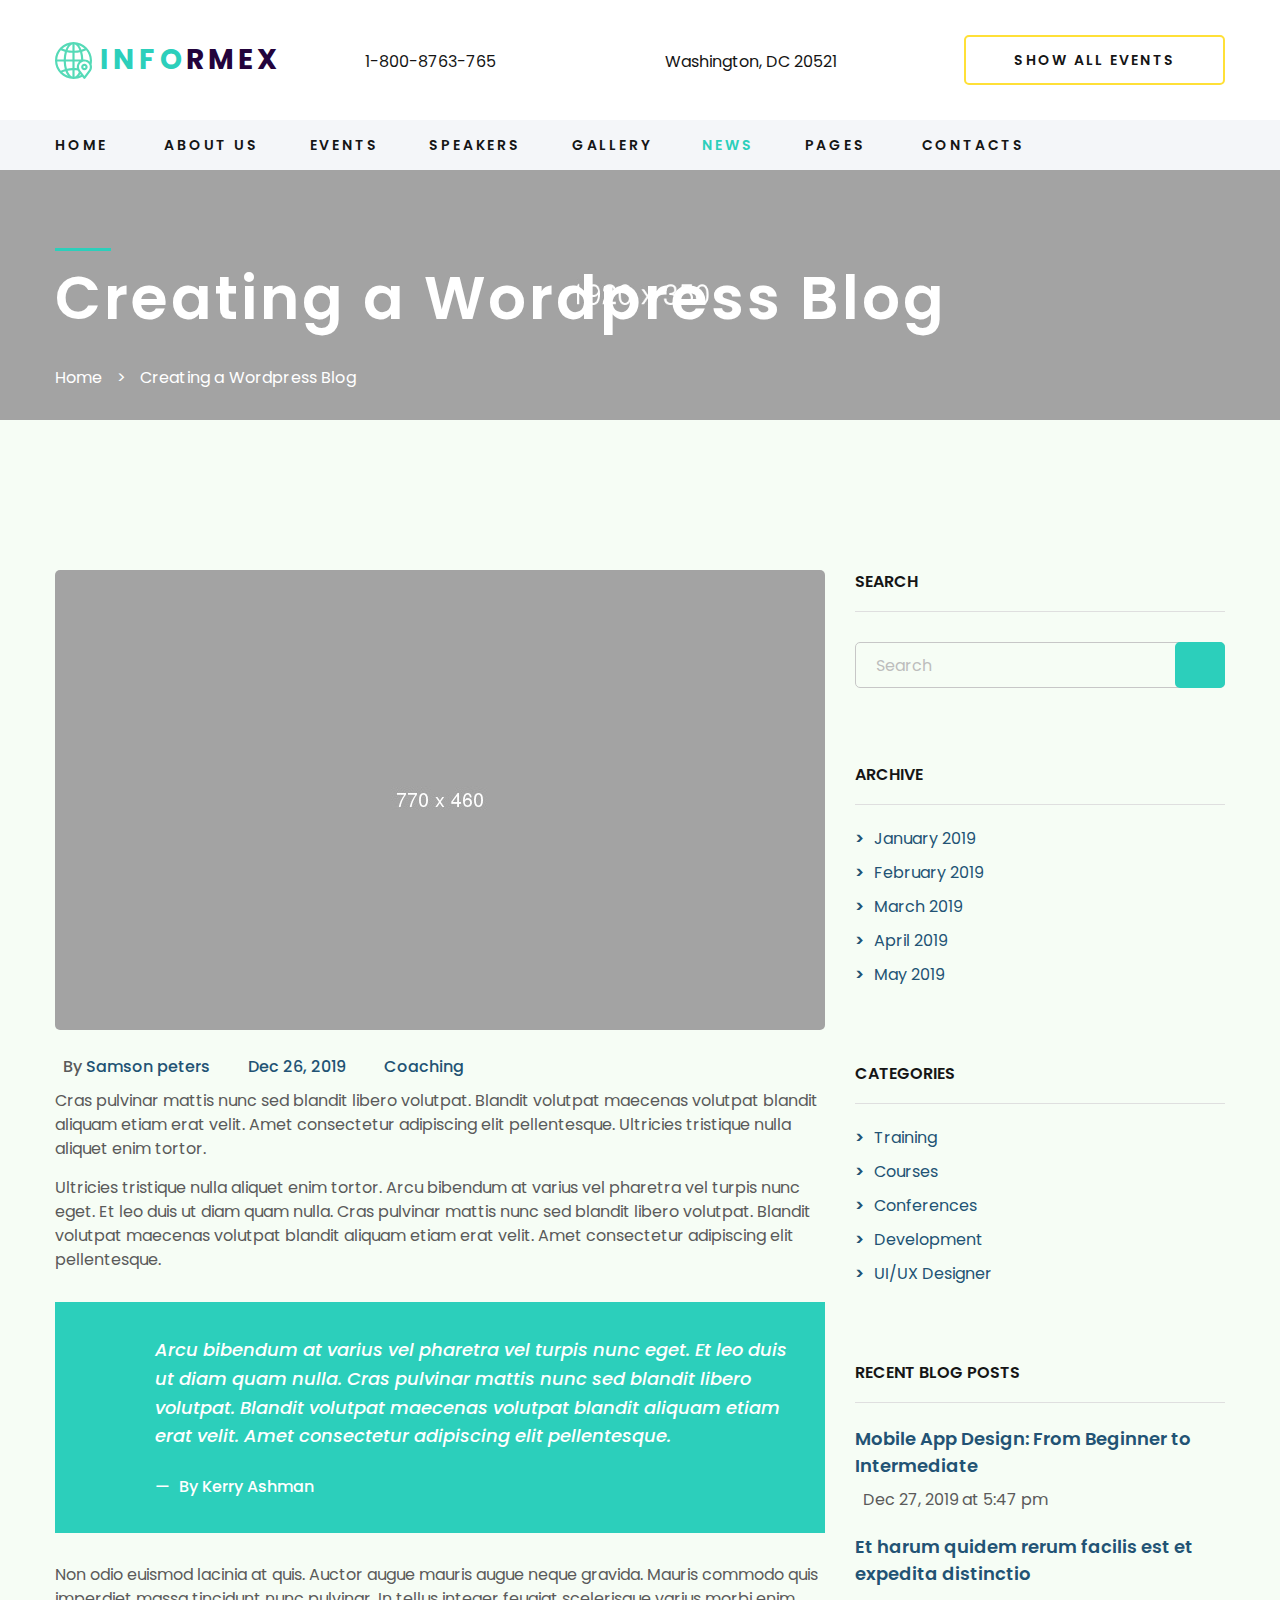
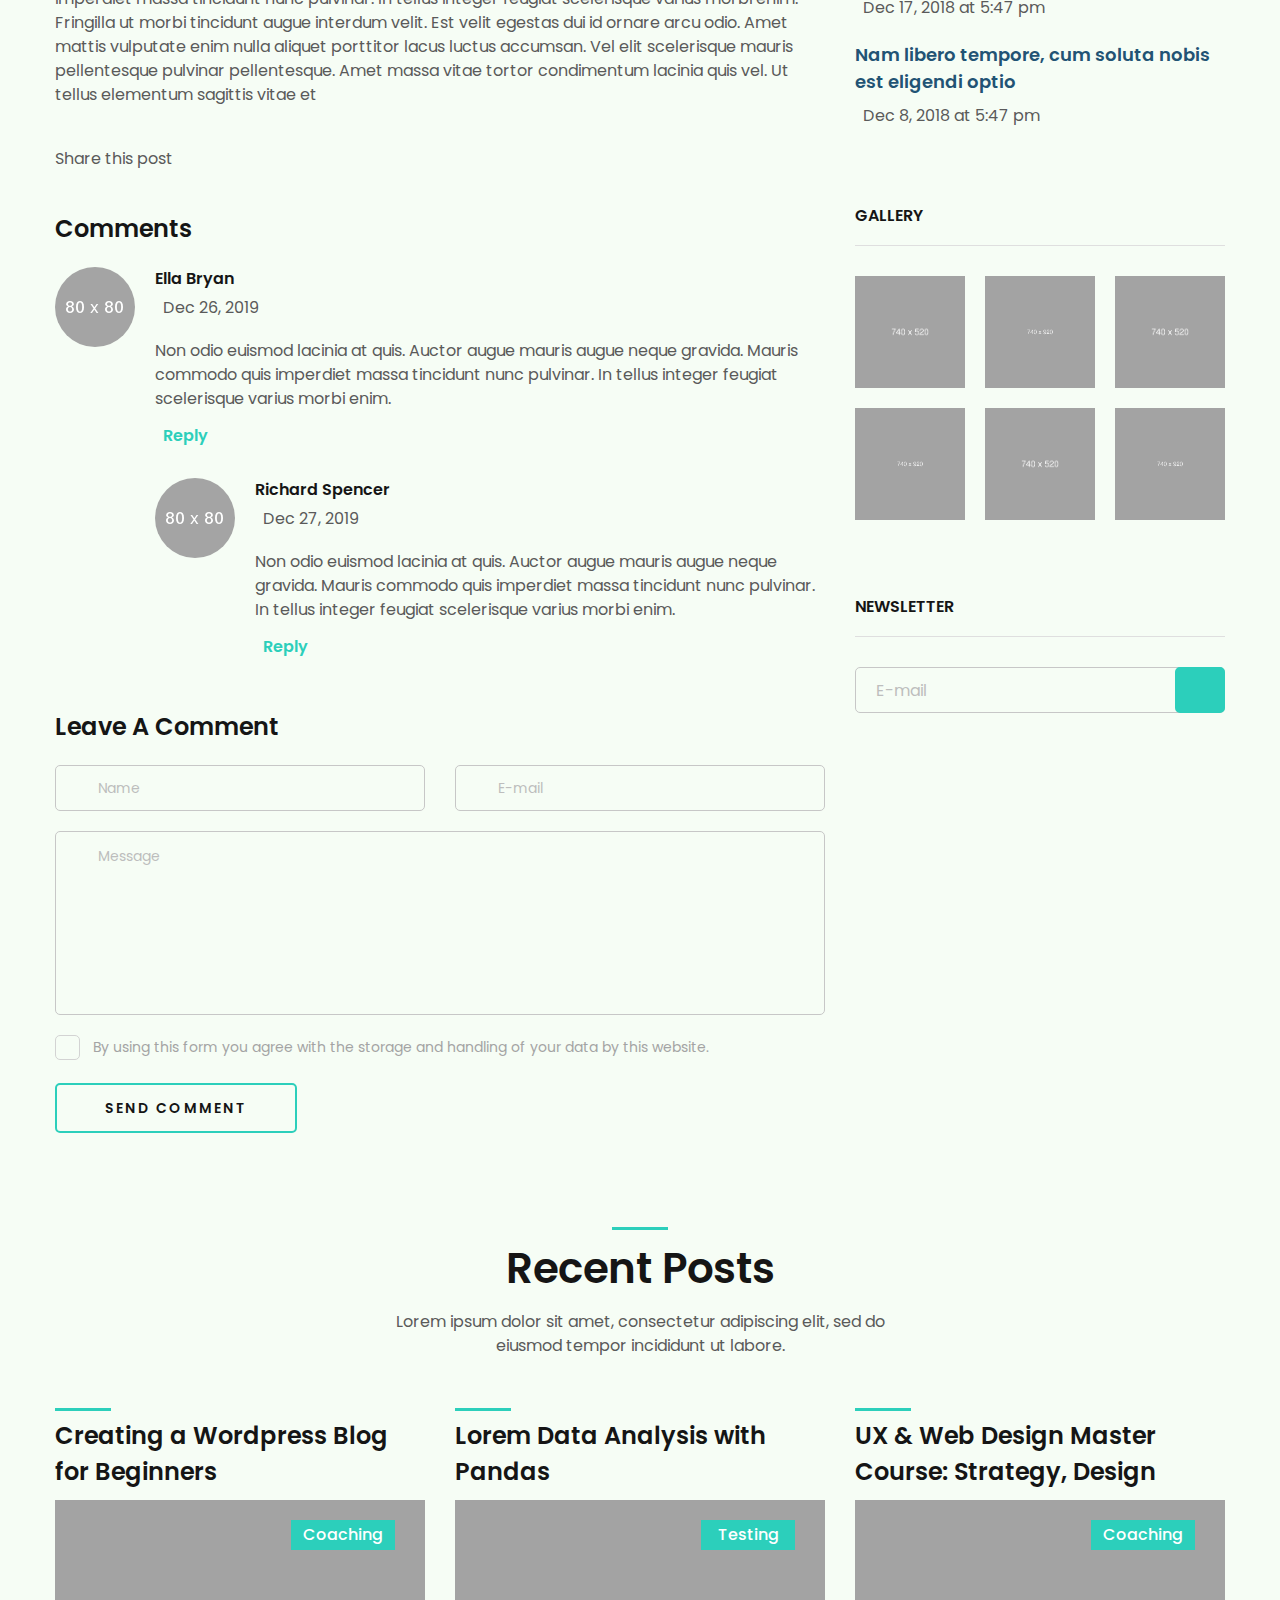
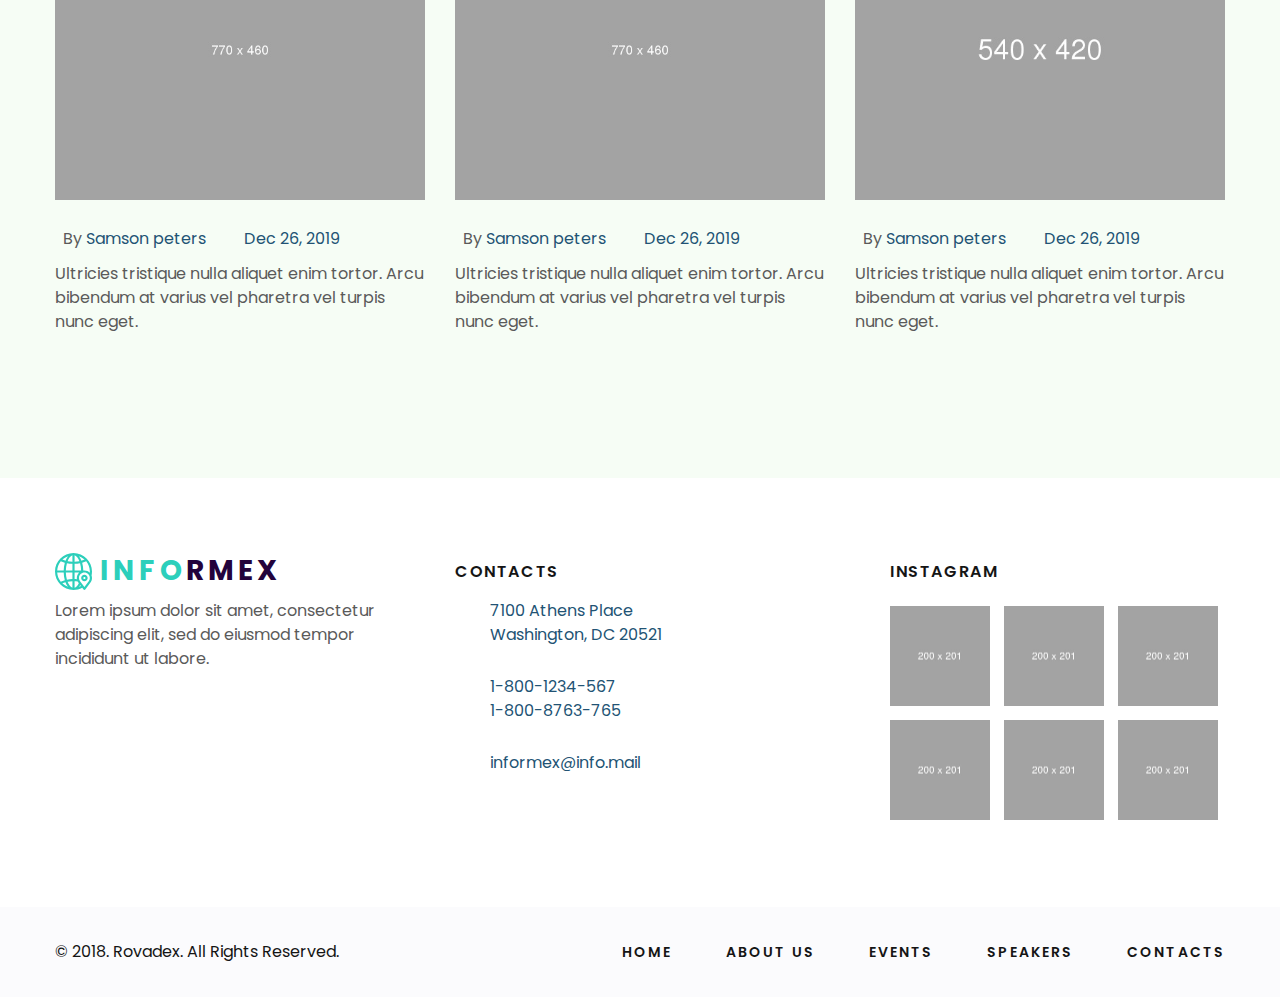
<file: single-news.html>
<!DOCTYPE html>
<html lang="zxx">
<head>
	<meta charset="UTF-8">
	<title>Informex - News</title>
	<!-- ===================== META ===================== -->
	<meta name="keywords" content="">
	<meta name="description" content="">
	<meta name="format-detection" content="telephone=no">
	<meta name="viewport" content="width=device-width, initial-scale=1, shrink-to-fit=no">
	<link rel="shortcut icon" href="assets/img/favicon.png">
	<!-- ===================== STYLE ===================== -->
	<link rel="stylesheet" href="assets/css/bootstrap-grid.css">
	<link rel="stylesheet" href="https://use.fontawesome.com/releases/v5.8.2/css/all.css" integrity="sha384-oS3vJWv+0UjzBfQzYUhtDYW+Pj2yciDJxpsK1OYPAYjqT085Qq/1cq5FLXAZQ7Ay" crossorigin="anonymous">
	<link rel="stylesheet" href="assets/css/style.css">
</head>

<body id="home">
	<!--===================== HEADER =====================-->
	<header class="header-two">
		<a href="#" class="nav-btn">
			<span></span>
			<span></span>
			<span></span>
		</a>
		<div class="header-two-top">
			<div class="container">
				<div class="row align-items-center">
					<div class="col-12 col-md-6 col-lg-3 logo-two-cover">
						<a href="index.html" class="logo-footer">
							<img src="assets/img/logo-2.svg" alt="logo">
							<div class="logo-text"><span>info</span>rmex</div>
						</a>
					</div>
					<div class="col-3 header-top-info">
						<ul class="header-two-phone header-cont">
							<li><a href="tel:18008763765"><i class="fas fa-phone"></i>1-800-8763-765</a></li>
						</ul>
					</div>
					<div class="col-3 header-top-info">
						<ul class="header-two-adr header-cont">
							<li><a href="contacts.html"><i class="fas fa-map-marker-alt"></i>Washington, DC 20521</a></li>
						</ul>
					</div>
					<div class="col-12 col-sm-6 col-lg-3 header-two-btn">
						<a href="events.html" class="btn">show all events</a>
					</div>
				</div>
			</div>
		</div>
		<div class="header-menu header-menu-two">
			<div class="container">
				<div class="row">
					<div class="col-10">
						<nav class="nav-menu">
							<ul class="nav-list">
								<li class="dropdown">
									<a href="#">Home <i class="fa fa-angle-down" aria-hidden="true"></i></a>
									<ul>
										<li><a href="index.html">Home 1</a></li>
										<li><a href="home-two.html">Home 2</a></li>
									</ul>
								</li>
								<li><a href="about.html">About us</a></li>
								<li><a href="events.html">Events</a></li>
								<li><a href="speakers.html">Speakers</a></li>
								<li><a href="gallery.html">Gallery</a></li>
								<li class="active"><a href="news.html">News</a></li>
								<li class="dropdown">
									<a href="#">pages <i class="fa fa-angle-down" aria-hidden="true"></i></a>
									<ul>
										<li><a href="pravicy-policy.html">Pravicy policy</a></li>
										<li><a href="404.html">404</a></li>
									</ul>
								</li>
								<li><a href="contacts.html">Contacts</a></li>
							</ul>
						</nav>
					</div>
					<div class="col-2">
						<div class="header-two-search">
							<div class="header-search-icon">
								<i class="fas fa-search"></i>
							</div>
							<form action="#">
								<input type="search" name="search" placeholder="Search">
								<button class="btn-search" type="submit"><i class="fa fa-search" aria-hidden="true"></i></button>
							</form>
						</div>
					</div>
				</div>
			</div>
		</div>
	</header>
	<!--=================== HEADER END ===================-->

	<!--=================== PAGE-TITLE ===================-->
	<div class="page-title" style="background-image: url(assets/img/bg-page-title.jpg);">
		<div class="container">
			<h1 class="title-line-left">Creating a Wordpress Blog</h1>
			<div class="breadcrumbs">
				<ul>
					<li><a href="index.html">Home</a></li>
					<li>Creating a Wordpress Blog</li>
				</ul>
			</div>
		</div>
	</div>
	<!--================= PAGE-TITLE END =================-->

	<!--===================== S-NEWS =====================-->
	<section class="s-news s-single-news">
		<div class="container">
			<div class="row">
				<div class="col-12 col-lg-8 blog-cover">
					<div class="post-item-cover">
						<div class="post-header">
							<div class="post-thumbnail">
								<img src="assets/img/news-1.jpg" alt="img">
							</div>
							<div class="meta">
								<span class="post-by"><i class="fa fa-user" aria-hidden="true"></i>By <a href="#">Samson peters</a></span>
								<span class="post-date"><i class="fas fa-calendar-alt" aria-hidden="true"></i><a href="#">Dec 26, 2019</a></span>
								<span class="post-category"><i class="fas fa-tag" aria-hidden="true"></i><a href="#">Coaching</a></span>
							</div>
						</div>
						<div class="post-content">
							<div class="text">
								<p>Cras pulvinar mattis nunc sed blandit libero volutpat. Blandit volutpat maecenas volutpat blandit aliquam etiam erat velit. Amet consectetur adipiscing elit pellentesque. Ultricies tristique nulla aliquet enim tortor.</p>
								<p>Ultricies tristique nulla aliquet enim tortor. Arcu bibendum at varius vel pharetra vel turpis nunc eget. Et leo duis ut diam quam nulla. Cras pulvinar mattis nunc sed blandit libero volutpat. Blandit volutpat maecenas volutpat blandit aliquam etiam erat velit. Amet consectetur adipiscing elit pellentesque.</p>
								<blockquote>
									<p>Arcu bibendum at varius vel pharetra vel turpis nunc eget. Et leo duis ut diam quam nulla. Cras pulvinar mattis nunc sed blandit libero volutpat. Blandit volutpat maecenas volutpat blandit aliquam etiam erat velit. Amet consectetur adipiscing elit pellentesque.</p>
									<cite>By <a href="#">Kerry Ashman</a></cite>
								</blockquote>
								<p>Non odio euismod lacinia at quis. Auctor augue mauris augue neque gravida. Mauris commodo quis imperdiet massa tincidunt nunc pulvinar. In tellus integer feugiat scelerisque varius morbi enim. Fringilla ut morbi tincidunt augue interdum velit. Est velit egestas dui id ornare arcu odio. Amet mattis vulputate enim nulla aliquet porttitor lacus luctus accumsan. Vel elit scelerisque mauris pellentesque pulvinar pellentesque. Amet massa vitae tortor condimentum lacinia quis vel. Ut tellus elementum sagittis vitae et</p>
							</div>
						</div>
					</div>
					<div class="single-news-social">
						<span>Share this post</span>
						<ul>
							<li><a target="_blank" href="https://www.facebook.com/rovadex"><i class="fab fa-facebook-f" aria-hidden="true"></i></a></li>
							<li><a target="_blank" href="https://twitter.com/RovadexStudio"><i class="fab fa-twitter" aria-hidden="true"></i></a></li>
							<li><a target="_blank" href="https://www.youtube.com"><i class="fab fa-youtube" aria-hidden="true"></i></a></li>
						</ul>
					</div>
					<div class="reviews">
						<h4 class="title">Comments</h4>
						<ul class="reviews-list">
							<li class="item">
								<div class="review-item">
									<div class="review-avatar"><img src="assets/img/comment-1.png" alt="img"></div>
									<div class="review-content">
										<h6 class="name">Ella Bryan</h6>
										<div class="date"><i class="fas fa-calendar-alt" aria-hidden="true"></i>Dec 26, 2019</div>
										<p class="review-comment">Non odio euismod lacinia at quis. Auctor augue mauris augue neque gravida. Mauris commodo quis imperdiet massa tincidunt nunc pulvinar. In tellus integer feugiat scelerisque varius morbi enim.</p>
										<a href="#" class="review-btn"><i class="fa fa-reply" aria-hidden="true"></i> Reply</a>
									</div>
								</div>
								<ul class="child">
									<li class="item">
										<div class="review-item">
											<div class="review-avatar"><img src="assets/img/comment-3.png" alt="img"></div>
											<div class="review-content">
												<h6 class="name">Richard Spencer </h6>
												<div class="date"><i class="fas fa-calendar-alt" aria-hidden="true"></i>Dec 27, 2019</div>
												<p class="review-comment">Non odio euismod lacinia at quis. Auctor augue mauris augue neque gravida. Mauris commodo quis imperdiet massa tincidunt nunc pulvinar. In tellus integer feugiat scelerisque varius morbi enim.</p>
												<a href="#" class="review-btn"><i class="fa fa-reply" aria-hidden="true"></i> Reply</a>
											</div>
										</div>
									</li>
								</ul>
							</li>
						</ul>
						<div class="reviews-form">
							<h4 class="title">Leave a Comment</h4>
							<form action="/">
								<ul class="form-cover">
									<li class="inp-name"><input type="text" name="your-name" placeholder="Name"></li>
									<li class="inp-email"><input type="email" name="your-email" placeholder="E-mail"></li>
									<li class="inp-text"><textarea name="your-text" placeholder="Message"></textarea></li>
								</ul>
								<div class="checkbox-wrap">
									<div class="checkbox-cover">
										<input type="checkbox">
										<p>By using this form you agree with the storage and handling of your data by this website.</p>
									</div>
								</div>
								<div class="btn-form-cover">
									<button type="submit" class="btn">send comment</button>
								</div>
							</form>
						</div>
					</div>
				</div>
				<!--================= SIDEBAR =================-->
				<div class="col-12 col-lg-4 sidebar">
					<ul class="widgets">
						<!--=========== WIDGET-SEARCH ===========-->
						<li class="widget widget-search">
							<h6 class="title">search</h6>
							<form action="/" class="search-form">
								<input type="text" name="search" placeholder="Search">
								<button class="search-button" type="submit"><i class="fa fa-search" aria-hidden="true"></i></button>
							</form>
						</li>
						<!--========= WIDGET-SEARCH END =========-->
						<!--=============== WIDGET-ARHIVE ===============-->
						<li class="widget widget-archive">
							<h6 class="title">archive</h6>
							<ul>
								<li><a href="#">January 2019</a></li>
								<li><a href="#">February 2019</a></li>
								<li><a href="#">March 2019</a></li>
								<li><a href="#">April 2019</a></li>
								<li><a href="#">May 2019</a></li>
							</ul>
						</li>
						<!--============ WIDGET-ARHIVE END ============-->
						<!--=========== WIDGET-CATEGORIES ===========-->
						<li class="widget widget-categories">
							<h6 class="title">categories</h6>
							<ul>
								<li><a href="#">Training</a></li>
								<li><a href="#">Courses</a></li>
								<li><a href="#">Conferences</a></li>
								<li><a href="#">Development</a></li>
								<li><a href="#">UI/UX Designer</a></li>
							</ul>
						</li>
						<!--========== WIDGET-CATEGORIES END ==========-->
						<!--=========== WIDGET-RECENT-POSTS ===========-->
						<li class="widget widget-recent-posts">
							<h6 class="title">recent blog posts</h6>
							<ul>
								<li>
									<a href="#">Mobile App Design: From Beginner to Intermediate</a>
									<div class="date"><i class="fas fa-calendar-alt" aria-hidden="true"></i>Dec 27, 2019 at 5:47 pm</div>
								</li>
								<li>
									<a href="#">Et harum quidem rerum facilis est et expedita distinctio</a>
									<div class="date"><i class="fas fa-calendar-alt" aria-hidden="true"></i>Dec 17, 2018 at 5:47 pm</div>
								</li>
								<li>
									<a href="#">Nam libero tempore, cum soluta nobis est eligendi optio</a>
									<div class="date"><i class="fas fa-calendar-alt" aria-hidden="true"></i>Dec 8, 2018 at 5:47 pm</div>
								</li>
							</ul>
						</li>
						<!--========== WIDGET-RECENT-POSTS END ==========-->
						<!--=========== WIDGET-INSTAGRAM ===========-->
						<li class="widget widget-instagram">
							<h6 class="title">Gallery</h6>
							<ul>
								<li>
									<a href="#"><img src="assets/img/gal-1.jpg" alt="img"></a>
								</li>
								<li>
									<a href="#"><img src="assets/img/gal-2.jpg" alt="img"></a>
								</li>
								<li>
									<a href="#"><img src="assets/img/gal-3.jpg" alt="img"></a>
								</li>
								<li>
									<a href="#"><img src="assets/img/gal-4.jpg" alt="img"></a>
								</li>
								<li>
									<a href="#"><img src="assets/img/gal-5.jpg" alt="img"></a>
								</li>
								<li>
									<a href="#"><img src="assets/img/gal-6.jpg" alt="img"></a>
								</li>
							</ul>
						</li>
						<!--=========== WIDGET-INSTAGRAM END ===========-->
						<!--=========== WIDGET-NEWSLETTER ===========-->
						<li class="widget widget-newsletter">
							<h6 class="title">newsletter</h6>
							<form action="/" class="subscribe-form">
								<input type="email" name="subscribe" placeholder="E-mail">
								<button class="search-button" type="submit"><i class="fa fa-paper-plane" aria-hidden="true"></i></button>
							</form>
						</li>
						<!--=========== WIDGET-NEWSLETTER END ===========-->
					</ul>
				</div>
				<!--=============== SIDEBAR END ===============-->
			</div>
			<div class="relative-posts">
				<h2 class="title-line">Recent Posts</h2>
				<p class="slogan">Lorem ipsum dolor sit amet, consectetur adipiscing elit, sed do eiusmod tempor incididunt ut labore.</p>
				<div class="row">
					<div class="col-12 col-sm-4 relative-post-item">
						<h4 class="title title-line-left"><a href="single-news.html">Creating a Wordpress Blog for Beginners</a></h4>
						<div class="post-thumbnail">
							<span class="post-category"><a href="#">Coaching</a></span>
							<a class="post-thumbnail-link" href="single-news.html">
								<img src="assets/img/news-1.jpg" alt="img">
							</a>
						</div>
						<div class="meta">
							<span class="post-by"><i class="fa fa-user" aria-hidden="true"></i>By <a href="#">Samson peters</a></span>
							<span class="post-date"><i class="fas fa-calendar-alt" aria-hidden="true"></i><a href="#">Dec 26, 2019</a></span>
						</div>
						<div class="post-content">
							<p>Ultricies tristique nulla aliquet enim tortor. Arcu bibendum at varius vel pharetra vel turpis nunc eget.</p>
						</div>
					</div>
					<div class="col-12 col-sm-4 relative-post-item">
						<h4 class="title title-line-left"><a href="single-news.html">Lorem Data Analysis with Pandas </a></h4>
						<div class="post-thumbnail">
							<span class="post-category"><a href="#">Testing</a></span>
							<a class="post-thumbnail-link" href="single-news.html">
								<img src="assets/img/news-2.jpg" alt="img">
							</a>
						</div>
						<div class="meta">
							<span class="post-by"><i class="fa fa-user" aria-hidden="true"></i>By <a href="#">Samson peters</a></span>
							<span class="post-date"><i class="fas fa-calendar-alt" aria-hidden="true"></i><a href="#">Dec 26, 2019</a></span>
						</div>
						<div class="post-content">
							<p>Ultricies tristique nulla aliquet enim tortor. Arcu bibendum at varius vel pharetra vel turpis nunc eget.</p>
						</div>
					</div>
					<div class="col-12 col-sm-4 relative-post-item">
						<h4 class="title title-line-left"><a href="single-news.html">UX & Web Design Master Course: Strategy, Design</a></h4>
						<div class="post-thumbnail">
							<span class="post-category"><a href="#">Coaching</a></span>
							<a class="post-thumbnail-link" href="single-news.html">
								<img src="assets/img/overview-2.jpg" alt="img">
							</a>
						</div>
						<div class="meta">
							<span class="post-by"><i class="fa fa-user" aria-hidden="true"></i>By <a href="#">Samson peters</a></span>
							<span class="post-date"><i class="fas fa-calendar-alt" aria-hidden="true"></i><a href="#">Dec 26, 2019</a></span>
						</div>
						<div class="post-content">
							<p>Ultricies tristique nulla aliquet enim tortor. Arcu bibendum at varius vel pharetra vel turpis nunc eget.</p>
						</div>
					</div>
				</div>
			</div>
		</div>
	</section>
	<!--=================== S-NEWS END ===================-->

	<!--===================== FOOTER =====================-->
	<footer>
		<div class="container">
			<div class="row">
				<div class="col-12 col-md-4">
					<a href="index.html" class="logo-footer">
						<img src="assets/img/logo-footer.svg" alt="logo">
						<div class="logo-text"><span>info</span>rmex</div>
					</a>
					<div class="footer-text">Lorem ipsum dolor sit amet, consectetur adipiscing elit, sed do eiusmod tempor incididunt ut labore.</div>
					<ul class="soc-link">
						<li><a target="_blank" href="https://www.facebook.com/rovadex"><i class="fab fa-facebook-f"></i></a></li>
						<li><a target="_blank" href="https://twitter.com/RovadexStudio"><i class="fab fa-twitter"></i></a></li>
						<li><a target="_blank" href="https://www.instagram.com/rovadex"><i class="fab fa-instagram"></i></a></li>
						<li><a target="_blank" href="https://www.youtube.com"><i class="fab fa-youtube"></i></a></li>
					</ul>
				</div>
				<div class="col-12 col-sm-6 col-md-4">
					<h6>Contacts</h6>
					<ul class="footer-contacts">
						<li>
							<i class="fas fa-map-marker-alt"></i>
							<a href="contacts.html">7100 Athens Place <br>Washington, DC 20521</a>
						</li>
						<li>
							<i class="fa fa-phone" aria-hidden="true"></i>
							<a href="tel:18001234567">1-800-1234-567</a>
							<a href="tel:18008763765">1-800-8763-765</a>
						</li>
						<li>
							<i class="fa fa-envelope" aria-hidden="true"></i>
							<a href="mailto:informex@info.mail">informex@info.mail</a>
						</li>
					</ul>
				</div>
				<div class="col-12 col-sm-6 col-md-4 insta-list-cover">
					<h6>Instagram</h6>
					<ul class="insta-list">
						<li><a target="_blank" href="#"><img src="assets/img/insta-1.jpg" alt="social"></a></li>
						<li><a target="_blank" href="#"><img src="assets/img/insta-2.jpg" alt="social"></a></li>
						<li><a target="_blank" href="#"><img src="assets/img/insta-3.jpg" alt="social"></a></li>
						<li><a target="_blank" href="#"><img src="assets/img/insta-4.jpg" alt="social"></a></li>
						<li><a target="_blank" href="#"><img src="assets/img/insta-5.jpg" alt="social"></a></li>
						<li><a target="_blank" href="#"><img src="assets/img/insta-6.jpg" alt="social"></a></li>
					</ul>
				</div>
			</div>
		</div>
		<div class="footer-bottom">
			<div class="container">
				<div class="row">
					<div class="col-12 col-md-4"><div class="copyright">© 2018. <a target="_blank" href="https://rovadex.com">Rovadex</a>. All Rights Reserved.</div></div>
					<div class="col-8">
						<ul class="footer-menu">
							<li><a href="index.html">Home</a></li>
							<li><a href="about.html">About us</a></li>
							<li><a href="events.html">Events</a></li>
							<li><a href="speakers.html">Speakers</a></li>
							<li><a href="contacts.html">Contacts</a></li>
						</ul>
					</div>
				</div>
			</div>
		</div>
	</footer>
	<!--=================== FOOTER END ===================-->

	<!--===================== TO TOP =====================-->
	<a class="to-top" href="#home">
		<i class="fa fa-chevron-up" aria-hidden="true"></i>
	</a>
	<!--=================== TO TOP END ===================-->

	<!--===================== SCRIPT =====================-->
	<script src="https://code.jquery.com/jquery-2.2.4.min.js"></script>
	<script src="assets/js/scripts.js"></script>
</body>
</html>
</file>
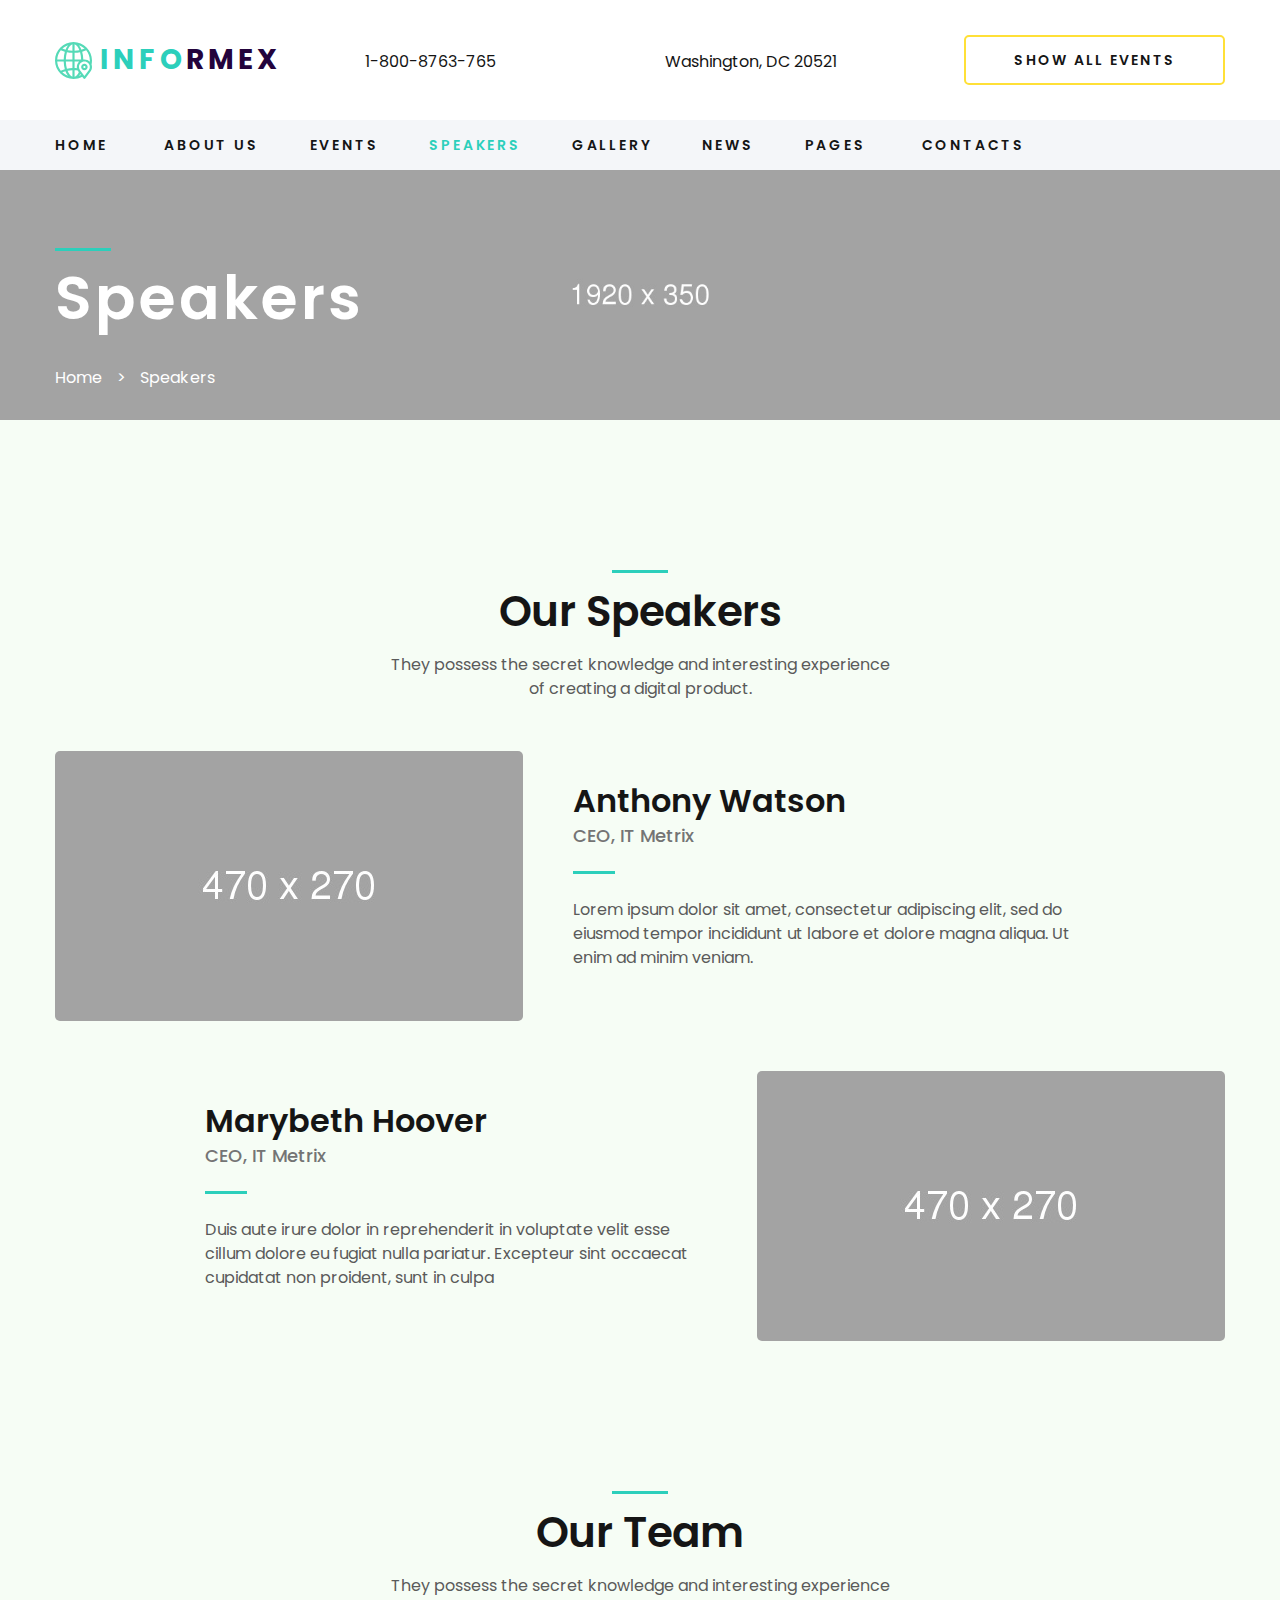
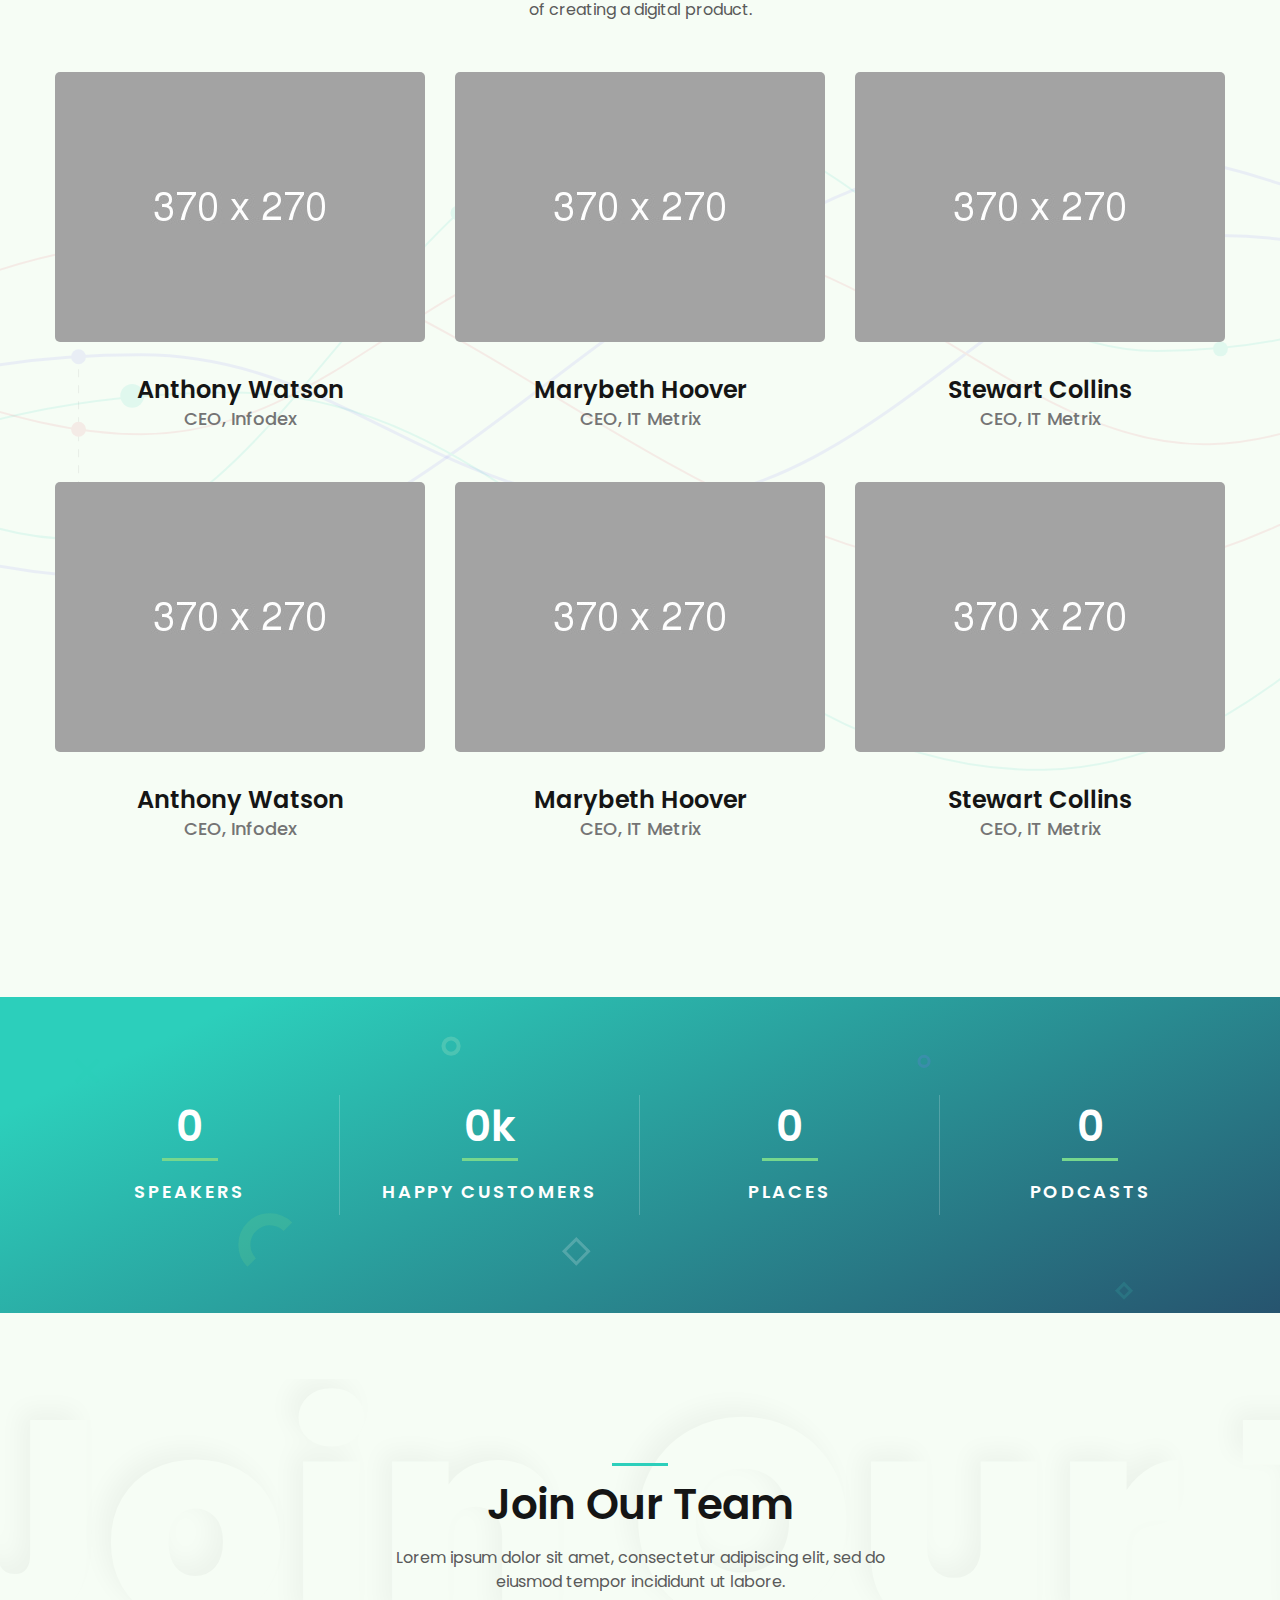
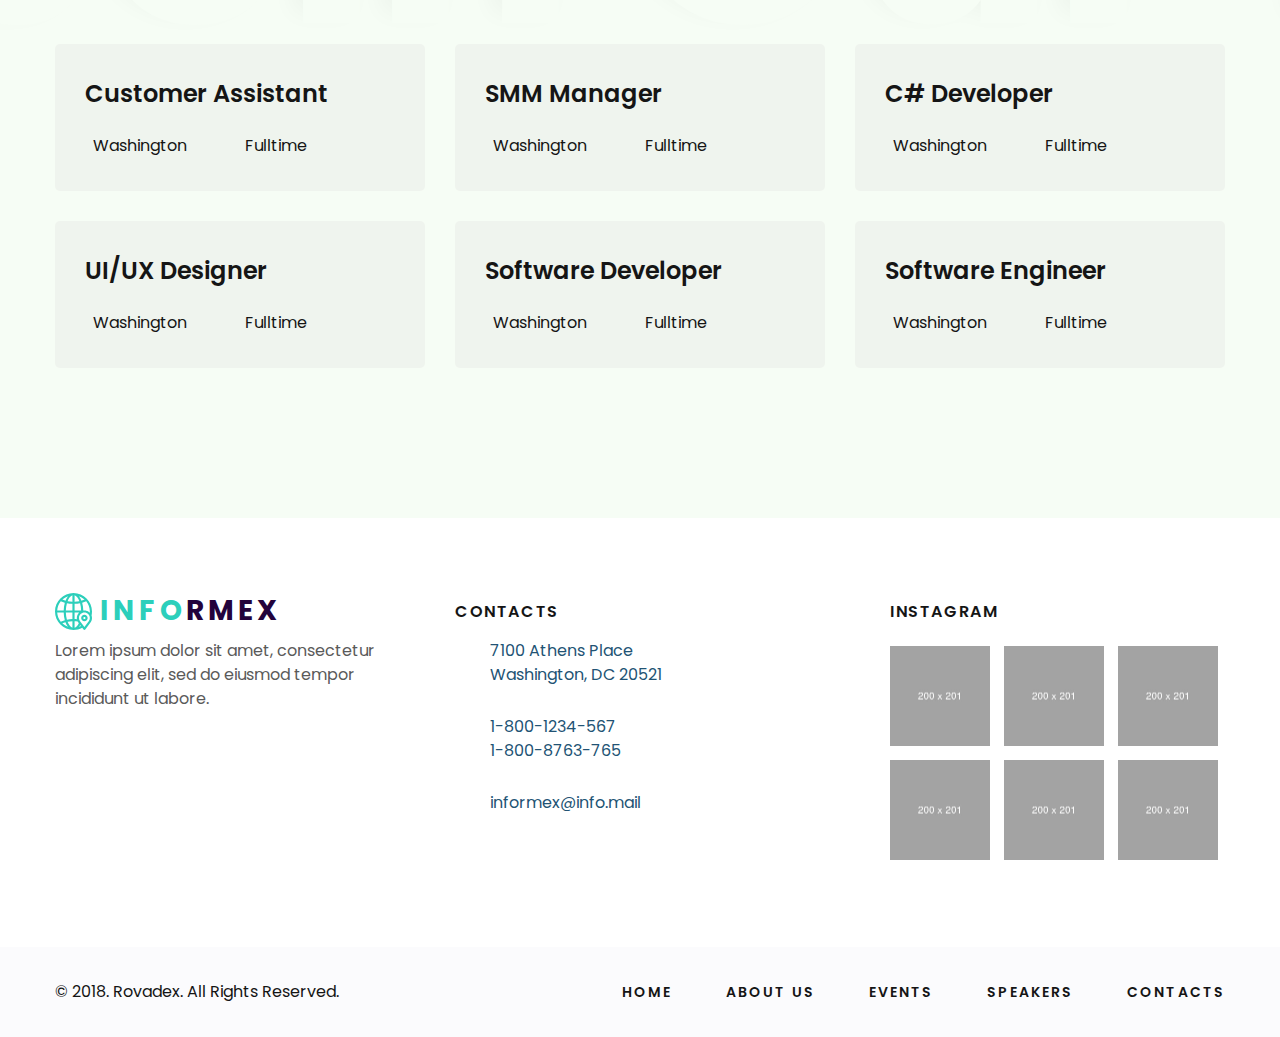
<file: speakers.html>
<!DOCTYPE html>
<html lang="zxx">
<head>
	<meta charset="UTF-8">
	<title>Informex - Speakers</title>
	<!-- ===================== META ===================== -->
	<meta name="keywords" content="">
	<meta name="description" content="">
	<meta name="format-detection" content="telephone=no">
	<meta name="viewport" content="width=device-width, initial-scale=1, shrink-to-fit=no">
	<link rel="shortcut icon" href="assets/img/favicon.png">
	<!-- ===================== STYLE ===================== -->
	<link rel="stylesheet" href="assets/css/bootstrap-grid.css">
	<link rel="stylesheet" href="https://use.fontawesome.com/releases/v5.8.2/css/all.css" integrity="sha384-oS3vJWv+0UjzBfQzYUhtDYW+Pj2yciDJxpsK1OYPAYjqT085Qq/1cq5FLXAZQ7Ay" crossorigin="anonymous">
	<link rel="stylesheet" href="assets/css/style.css">
</head>

<body id="home">
	<!--===================== HEADER =====================-->
	<header class="header-two">
		<a href="#" class="nav-btn">
			<span></span>
			<span></span>
			<span></span>
		</a>
		<div class="header-two-top">
			<div class="container">
				<div class="row align-items-center">
					<div class="col-12 col-md-6 col-lg-3 logo-two-cover">
						<a href="index.html" class="logo-footer">
							<img src="assets/img/logo-2.svg" alt="logo">
							<div class="logo-text"><span>info</span>rmex</div>
						</a>
					</div>
					<div class="col-3 header-top-info">
						<ul class="header-two-phone header-cont">
							<li><a href="tel:18008763765"><i class="fas fa-phone"></i>1-800-8763-765</a></li>
						</ul>
					</div>
					<div class="col-3 header-top-info">
						<ul class="header-two-adr header-cont">
							<li><a href="contacts.html"><i class="fas fa-map-marker-alt"></i>Washington, DC 20521</a></li>
						</ul>
					</div>
					<div class="col-12 col-sm-6 col-lg-3 header-two-btn">
						<a href="events.html" class="btn">show all events</a>
					</div>
				</div>
			</div>
		</div>
		<div class="header-menu header-menu-two">
			<div class="container">
				<div class="row">
					<div class="col-10">
						<nav class="nav-menu">
							<ul class="nav-list">
								<li class="dropdown">
									<a href="#">Home <i class="fa fa-angle-down" aria-hidden="true"></i></a>
									<ul>
										<li><a href="index.html">Home 1</a></li>
										<li><a href="home-two.html">Home 2</a></li>
									</ul>
								</li>
								<li><a href="about.html">About us</a></li>
								<li><a href="events.html">Events</a></li>
								<li class="active"><a href="speakers.html">Speakers</a></li>
								<li><a href="gallery.html">Gallery</a></li>
								<li><a href="news.html">News</a></li>
								<li class="dropdown">
									<a href="#">pages <i class="fa fa-angle-down" aria-hidden="true"></i></a>
									<ul>
										<li><a href="pravicy-policy.html">Pravicy policy</a></li>
										<li><a href="404.html">404</a></li>
									</ul>
								</li>
								<li><a href="contacts.html">Contacts</a></li>
							</ul>
						</nav>
					</div>
					<div class="col-2">
						<div class="header-two-search">
							<div class="header-search-icon">
								<i class="fas fa-search"></i>
							</div>
							<form action="#">
								<input type="search" name="search" placeholder="Search">
								<button class="btn-search" type="submit"><i class="fa fa-search" aria-hidden="true"></i></button>
							</form>
						</div>
					</div>
				</div>
			</div>
		</div>
	</header>
	<!--=================== HEADER END ===================-->

	<!--=================== PAGE-TITLE ===================-->
	<div class="page-title" style="background-image: url(assets/img/bg-page-title.jpg);">
		<div class="container">
			<h1 class="title-line-left">Speakers</h1>
			<div class="breadcrumbs">
				<ul>
					<li><a href="index.html">Home</a></li>
					<li>Speakers</li>
				</ul>
			</div>
		</div>
	</div>
	<!--================= PAGE-TITLE END =================-->

	<!--=================== OUR-SPEAKERS ===================-->
	<section class="our-speakers">
		<div class="container">
			<h2 class="title-line">Our Speakers</h2>
			<p class="slogan">They possess the secret knowledge and interesting experience of creating a digital product.</p>
			<div class="our-speakers-cover">
				<div class="speaker-item">
					<div class="speaker-item-img">
						<img src="assets/img/speaker-1.jpg" alt="img">
					</div>
					<div class="speaker-item-content">
						<h3>Anthony Watson</h3>
						<div class="prof">CEO, IT Metrix</div>
						<p>Lorem ipsum dolor sit amet, consectetur adipiscing elit, sed do eiusmod tempor incididunt ut labore et dolore magna aliqua. Ut enim ad minim veniam.</p>
						<ul class="soc-link">
							<li><a target="_blank" href="https://www.facebook.com/rovadex"><i class="fab fa-facebook-f"></i></a></li>
							<li><a target="_blank" href="https://www.behance.net/rovadex"><i class="fab fa-behance"></i></a></li>
							<li><a target="_blank" href="https://www.linkedin.com/company/rovadex-com"><i class="fab fa-linkedin-in"></i></a></li>
							<li><a target="_blank" href="https://twitter.com/RovadexStudio"><i class="fab fa-twitter"></i></a></li>
						</ul>
					</div>
				</div>
				<div class="speaker-item">
					<div class="speaker-item-img">
						<img src="assets/img/speaker-2.jpg" alt="img">
					</div>
					<div class="speaker-item-content">
						<h3>Marybeth Hoover</h3>
						<div class="prof">CEO, IT Metrix</div>
						<p>Duis aute irure dolor in reprehenderit in voluptate velit esse cillum dolore eu fugiat nulla pariatur. Excepteur sint occaecat cupidatat non proident, sunt in culpa</p>
						<ul class="soc-link">
							<li><a target="_blank" href="https://www.facebook.com/rovadex"><i class="fab fa-facebook-f"></i></a></li>
							<li><a target="_blank" href="https://www.behance.net/rovadex"><i class="fab fa-behance"></i></a></li>
							<li><a target="_blank" href="https://www.linkedin.com/company/rovadex-com"><i class="fab fa-linkedin-in"></i></a></li>
							<li><a target="_blank" href="https://twitter.com/RovadexStudio"><i class="fab fa-twitter"></i></a></li>
						</ul>
					</div>
				</div>
			</div>
		</div>
	</section>
	<!--================= OUR-SPEAKERS END =================-->

	<!--=================== S-OUR-TEAM ===================-->
	<section class="s-our-team about-team speakers-our-team">
		<div class="our-team-bg" style="background-image: url(assets/img/bg-team-about.svg);"></div>
		<div class="container">
			<h2 class="title-line">Our Team</h2>
			<p class="slogan">They possess the secret knowledge and interesting experience of creating a digital product.</p>
			<div class="row team-cover">
				<div class="col-6 col-sm-4 team-item">
					<a href="about.html" class="team-img">
						<img src="assets/img/team-1.jpg" alt="team">
					</a>
					<h4 class="title"><a href="about.html">Anthony Watson</a></h4>
					<div class="prof">CEO, Infodex</div>
					<ul class="soc-link">
						<li><a target="_blank" href="https://www.facebook.com/rovadex"><i class="fab fa-facebook-f"></i></a></li>
						<li><a target="_blank" href="https://www.behance.net/rovadex"><i class="fab fa-behance"></i></a></li>
						<li><a target="_blank" href="https://www.linkedin.com/company/rovadex-com"><i class="fab fa-linkedin-in"></i></a></li>
						<li><a target="_blank" href="https://twitter.com/RovadexStudio"><i class="fab fa-twitter"></i></a></li>
					</ul>
				</div>
				<div class="col-6 col-sm-4 team-item">
					<a href="about.html" class="team-img">
						<img src="assets/img/team-2.jpg" alt="team">
					</a>
					<h4 class="title"><a href="about.html">Marybeth Hoover</a></h4>
					<div class="prof">CEO, IT Metrix</div>
					<ul class="soc-link">
						<li><a target="_blank" href="https://www.facebook.com/rovadex"><i class="fab fa-facebook-f"></i></a></li>
						<li><a target="_blank" href="https://www.behance.net/rovadex"><i class="fab fa-behance"></i></a></li>
						<li><a target="_blank" href="https://www.linkedin.com/company/rovadex-com"><i class="fab fa-linkedin-in"></i></a></li>
						<li><a target="_blank" href="https://twitter.com/RovadexStudio"><i class="fab fa-twitter"></i></a></li>
					</ul>
				</div>
				<div class="col-6 col-sm-4 team-item">
					<a href="about.html" class="team-img">
						<img src="assets/img/team-3.jpg" alt="team">
					</a>
					<h4 class="title"><a href="about.html">Stewart Collins</a></h4>
					<div class="prof">CEO, IT Metrix</div>
					<ul class="soc-link">
						<li><a target="_blank" href="https://www.facebook.com/rovadex"><i class="fab fa-facebook-f"></i></a></li>
						<li><a target="_blank" href="https://www.behance.net/rovadex"><i class="fab fa-behance"></i></a></li>
						<li><a target="_blank" href="https://www.linkedin.com/company/rovadex-com"><i class="fab fa-linkedin-in"></i></a></li>
						<li><a target="_blank" href="https://twitter.com/RovadexStudio"><i class="fab fa-twitter"></i></a></li>
					</ul>
				</div>
				<div class="col-6 col-sm-4 team-item">
					<a href="about.html" class="team-img">
						<img src="assets/img/team-4.jpg" alt="team">
					</a>
					<h4 class="title"><a href="about.html">Anthony Watson</a></h4>
					<div class="prof">CEO, Infodex</div>
					<ul class="soc-link">
						<li><a target="_blank" href="https://www.facebook.com/rovadex"><i class="fab fa-facebook-f"></i></a></li>
						<li><a target="_blank" href="https://www.behance.net/rovadex"><i class="fab fa-behance"></i></a></li>
						<li><a target="_blank" href="https://www.linkedin.com/company/rovadex-com"><i class="fab fa-linkedin-in"></i></a></li>
						<li><a target="_blank" href="https://twitter.com/RovadexStudio"><i class="fab fa-twitter"></i></a></li>
					</ul>
				</div>
				<div class="col-6 col-sm-4 team-item">
					<a href="about.html" class="team-img">
						<img src="assets/img/team-5.jpg" alt="team">
					</a>
					<h4 class="title"><a href="about.html">Marybeth Hoover</a></h4>
					<div class="prof">CEO, IT Metrix</div>
					<ul class="soc-link">
						<li><a target="_blank" href="https://www.facebook.com/rovadex"><i class="fab fa-facebook-f"></i></a></li>
						<li><a target="_blank" href="https://www.behance.net/rovadex"><i class="fab fa-behance"></i></a></li>
						<li><a target="_blank" href="https://www.linkedin.com/company/rovadex-com"><i class="fab fa-linkedin-in"></i></a></li>
						<li><a target="_blank" href="https://twitter.com/RovadexStudio"><i class="fab fa-twitter"></i></a></li>
					</ul>
				</div>
				<div class="col-6 col-sm-4 team-item">
					<a href="about.html" class="team-img">
						<img src="assets/img/team-6.jpg" alt="team">
					</a>
					<h4 class="title"><a href="about.html">Stewart Collins</a></h4>
					<div class="prof">CEO, IT Metrix</div>
					<ul class="soc-link">
						<li><a target="_blank" href="https://www.facebook.com/rovadex"><i class="fab fa-facebook-f"></i></a></li>
						<li><a target="_blank" href="https://www.behance.net/rovadex"><i class="fab fa-behance"></i></a></li>
						<li><a target="_blank" href="https://www.linkedin.com/company/rovadex-com"><i class="fab fa-linkedin-in"></i></a></li>
						<li><a target="_blank" href="https://twitter.com/RovadexStudio"><i class="fab fa-twitter"></i></a></li>
					</ul>
				</div>
			</div>
		</div>
	</section>
	<!--================= S-OUR-TEAM END =================-->

	<!--==================== S-COUNTER ====================-->
	<section class="s-counter counter-animate counter-active s-bg">
		<div class="mask" style="background-image: url(assets/img/bg-effect-counter.svg);"></div>
		<div class="container">
			<div class="row counter-cover">
				<div class="col-6 col-sm-3 counter-item">
					<div class="counter-number"><span data-number="28">0</span></div>
					<h5>speakers</h5>
				</div>
				<div class="col-6 col-sm-3 counter-item">
					<div class="counter-number"><span data-number="3">0</span>k</div>
					<h5>happy customers</h5>
				</div>
				<div class="col-6 col-sm-3 counter-item">
					<div class="counter-number"><span data-number="650">0</span></div>
					<h5>Places</h5>
				</div>
				<div class="col-6 col-sm-3 counter-item">
					<div class="counter-number"><span data-number="350">0</span></div>
					<h5>Podcasts</h5>
				</div>
			</div>
		</div>
	</section>
	<!--================== S-COUNTER END ==================-->

	<!--================== JOIN-OUR-TEAM ==================-->
	<section class="join-our-team s-title-bg">
		<span class="title-bg-left">Join Our Team</span>
		<div class="container">
			<h2 class="title-line">Join Our Team</h2>
			<p class="slogan">Lorem ipsum dolor sit amet, consectetur adipiscing elit, sed do eiusmod tempor incididunt ut labore.</p>
			<div class="row join-our-team-cover">
				<div class="col-12 col-sm-6 col-md-4 join-our-team-col">
					<div class="join-our-team-item">
						<h4><a href="contacts.html">Customer Assistant</a></h4>
						<ul>
							<li>
								<i class="fas fa-map-marker-alt"></i>
								<span>Washington</span>
							</li>
							<li>
								<i class="fas fa-calendar-alt"></i>
								<span>Fulltime</span>
							</li>
						</ul>
					</div>
				</div>
				<div class="col-12 col-sm-6 col-md-4 join-our-team-col">
					<div class="join-our-team-item">
						<h4><a href="contacts.html">SMM Manager</a></h4>
						<ul>
							<li>
								<i class="fas fa-map-marker-alt"></i>
								<span>Washington</span>
							</li>
							<li>
								<i class="fas fa-calendar-alt"></i>
								<span>Fulltime</span>
							</li>
						</ul>
					</div>
				</div>
				<div class="col-12 col-sm-6 col-md-4 join-our-team-col">
					<div class="join-our-team-item">
						<h4><a href="contacts.html">C# Developer</a></h4>
						<ul>
							<li>
								<i class="fas fa-map-marker-alt"></i>
								<span>Washington</span>
							</li>
							<li>
								<i class="fas fa-calendar-alt"></i>
								<span>Fulltime</span>
							</li>
						</ul>
					</div>
				</div>
				<div class="col-12 col-sm-6 col-md-4 join-our-team-col">
					<div class="join-our-team-item">
						<h4><a href="contacts.html">UI/UX Designer</a></h4>
						<ul>
							<li>
								<i class="fas fa-map-marker-alt"></i>
								<span>Washington</span>
							</li>
							<li>
								<i class="fas fa-calendar-alt"></i>
								<span>Fulltime</span>
							</li>
						</ul>
					</div>
				</div>
				<div class="col-12 col-sm-6 col-md-4 join-our-team-col">
					<div class="join-our-team-item">
						<h4><a href="contacts.html">Software Developer</a></h4>
						<ul>
							<li>
								<i class="fas fa-map-marker-alt"></i>
								<span>Washington</span>
							</li>
							<li>
								<i class="fas fa-calendar-alt"></i>
								<span>Fulltime</span>
							</li>
						</ul>
					</div>
				</div>
				<div class="col-12 col-sm-6 col-md-4 join-our-team-col">
					<div class="join-our-team-item">
						<h4><a href="contacts.html">Software Engineer</a></h4>
						<ul>
							<li>
								<i class="fas fa-map-marker-alt"></i>
								<span>Washington</span>
							</li>
							<li>
								<i class="fas fa-calendar-alt"></i>
								<span>Fulltime</span>
							</li>
						</ul>
					</div>
				</div>
			</div>
		</div>
	</section>
	<!--================ JOIN-OUR-TEAM END ================-->

	<!--===================== FOOTER =====================-->
	<footer>
		<div class="container">
			<div class="row">
				<div class="col-12 col-md-4">
					<a href="index.html" class="logo-footer">
						<img src="assets/img/logo-footer.svg" alt="logo">
						<div class="logo-text"><span>info</span>rmex</div>
					</a>
					<div class="footer-text">Lorem ipsum dolor sit amet, consectetur adipiscing elit, sed do eiusmod tempor incididunt ut labore.</div>
					<ul class="soc-link">
						<li><a target="_blank" href="https://www.facebook.com/rovadex"><i class="fab fa-facebook-f"></i></a></li>
						<li><a target="_blank" href="https://twitter.com/RovadexStudio"><i class="fab fa-twitter"></i></a></li>
						<li><a target="_blank" href="https://www.instagram.com/rovadex"><i class="fab fa-instagram"></i></a></li>
						<li><a target="_blank" href="https://www.youtube.com"><i class="fab fa-youtube"></i></a></li>
					</ul>
				</div>
				<div class="col-12 col-sm-6 col-md-4">
					<h6>Contacts</h6>
					<ul class="footer-contacts">
						<li>
							<i class="fas fa-map-marker-alt"></i>
							<a href="contacts.html">7100 Athens Place <br>Washington, DC 20521</a>
						</li>
						<li>
							<i class="fa fa-phone" aria-hidden="true"></i>
							<a href="tel:18001234567">1-800-1234-567</a>
							<a href="tel:18008763765">1-800-8763-765</a>
						</li>
						<li>
							<i class="fa fa-envelope" aria-hidden="true"></i>
							<a href="mailto:informex@info.mail">informex@info.mail</a>
						</li>
					</ul>
				</div>
				<div class="col-12 col-sm-6 col-md-4 insta-list-cover">
					<h6>Instagram</h6>
					<ul class="insta-list">
						<li><a target="_blank" href="#"><img src="assets/img/insta-1.jpg" alt="social"></a></li>
						<li><a target="_blank" href="#"><img src="assets/img/insta-2.jpg" alt="social"></a></li>
						<li><a target="_blank" href="#"><img src="assets/img/insta-3.jpg" alt="social"></a></li>
						<li><a target="_blank" href="#"><img src="assets/img/insta-4.jpg" alt="social"></a></li>
						<li><a target="_blank" href="#"><img src="assets/img/insta-5.jpg" alt="social"></a></li>
						<li><a target="_blank" href="#"><img src="assets/img/insta-6.jpg" alt="social"></a></li>
					</ul>
				</div>
			</div>
		</div>
		<div class="footer-bottom">
			<div class="container">
				<div class="row">
					<div class="col-12 col-md-4"><div class="copyright">© 2018. <a target="_blank" href="https://rovadex.com">Rovadex</a>. All Rights Reserved.</div></div>
					<div class="col-8">
						<ul class="footer-menu">
							<li><a href="index.html">Home</a></li>
							<li><a href="about.html">About us</a></li>
							<li><a href="events.html">Events</a></li>
							<li><a href="speakers.html">Speakers</a></li>
							<li><a href="contacts.html">Contacts</a></li>
						</ul>
					</div>
				</div>
			</div>
		</div>
	</footer>
	<!--=================== FOOTER END ===================-->


	<!--===================== TO TOP =====================-->
	<a class="to-top" href="#home">
		<i class="fa fa-chevron-up" aria-hidden="true"></i>
	</a>
	<!--=================== TO TOP END ===================-->

	<!--===================== SCRIPT	=====================-->
	<script src="https://code.jquery.com/jquery-2.2.4.min.js"></script>
	<script src="assets/js/scripts.js"></script>
</body>
</html>
</file>
<file: assets/css/style.css>
@import url("https://fonts.googleapis.com/css?family=Poppins:300,400,400i,500,600,700");html,body,div,span,applet,object,iframe,h1,h2,h3,h4,h5,h6,p,blockquote,pre,a,abbr,acronym,address,big,cite,code,del,dfn,em,img,ins,kbd,q,s,samp,small,strike,strong,sub,sup,tt,var,b,u,i,center,dl,dt,dd,ol,ul,li,fieldset,form,label,legend,table,caption,tbody,tfoot,thead,tr,th,td,article,aside,canvas,details,embed,figure,figcaption,footer,header,hgroup,menu,nav,output,ruby,section,summary,time,mark,audio,video{margin:0;padding:0;border:0;font:inherit;font-size:100%;vertical-align:baseline}html{line-height:1}ol,ul{list-style:none}table{border-collapse:collapse;border-spacing:0}th,td{text-align:left;font-weight:normal;vertical-align:middle}a img{border:none}article,aside,details,figcaption,figure,footer,header,hgroup,main,menu,nav,section,summary{display:block}strong,b{font-weight:700}html{-webkit-text-size-adjust:100%;-ms-text-size-adjust:100%}*{-webkit-box-sizing:border-box;box-sizing:border-box;outline:none !important;-webkit-tap-highlight-color:transparent}*:before,*:after{-webkit-box-sizing:border-box;box-sizing:border-box}body{color:#5a5a5a;line-height:1.5;font-size:16px;font-family:"Poppins",sans-serif;min-width:320px;overflow-x:hidden;background:#f6fdf5}body.version-2{color:#828282}b,strong{font-weight:bold}h1,h2,h3,h4,h5,h6{color:#151515;font-weight:600;line-height:1.5em;position:relative}h1{font-size:60px}h2{font-size:42px;margin-bottom:10px}h3{font-size:32px}h4{font-size:24px}h5{font-size:18px}h6{font-size:16px}a,.title a{color:#151515;-webkit-transition:.3s ease;transition:.3s ease;text-decoration:none}a{color:#225374}a:hover,.title a:hover{color:#2ccfbb}img{max-width:100%}.version-2 h1,.version-2 h2,.version-2 h3,.version-2 h4,.version-2 h5,.version-2 h6{color:#23033c}.version-2 a:hover,.version-2 .title a:hover{color:#2ccfbb}.title-line{text-align:center}.title-line-left,.title-line{padding-top:10px}.title-line-left:before,.title-line:before{content:'';position:absolute;top:0;width:56px;height:3px;background-color:#2ccfbb}.version-2 .title-line-left:before,.version-2 .title-line:before{background-color:#2ccfbb}.title-line:before{left:50%;-webkit-transform:translate(-50%, 0);transform:translate(-50%, 0)}.title-line-left:before{left:0;-webkit-transform:translate(0, 0);transform:translate(0, 0)}.slogan{margin:0 auto 50px;max-width:515px;text-align:center;color:#5a5a5a}.s-title-bg{position:relative}.s-title-bg .container{position:relative;z-index:1}.title-bg-left,.title-bg{white-space:nowrap;position:absolute;display:block;top:-30px;font-weight:800;font-size:288px;line-height:1em;color:#f6fdf5;text-shadow:-10px -10px 24px rgba(0,0,0,0.04);max-width:100%;width:100%;overflow:hidden;text-align:center}.title-bg-left{left:-64px;min-width:calc(100% + 64px);text-align:left}.title-bg{left:50%;-webkit-transform:translate(-50%, 0);transform:translate(-50%, 0)}.s-bg{position:relative;overflow:hidden}.s-bg .container{position:relative;z-index:1}.mask{background-position:center;background-repeat:no-repeat;background-size:cover;position:absolute;top:0;left:0;width:1920px;height:100%;-webkit-animation:levitation 30s linear 0s infinite normal;animation:levitation 30s linear 0s infinite normal}@-webkit-keyframes levitation{from{-webkit-transform:rotate(0deg) translateX(50px) rotate(0deg);transform:rotate(0deg) translateX(50px) rotate(0deg)}to{-webkit-transform:rotate(360deg) translateX(50px) rotate(-360deg);transform:rotate(360deg) translateX(50px) rotate(-360deg)}}@keyframes levitation{from{-webkit-transform:rotate(0deg) translateX(50px) rotate(0deg);transform:rotate(0deg) translateX(50px) rotate(0deg)}to{-webkit-transform:rotate(360deg) translateX(50px) rotate(-360deg);transform:rotate(360deg) translateX(50px) rotate(-360deg)}}header{background:#fff;min-height:50px;position:relative;width:100%;z-index:20}.header-menu{background-color:#fff;border-bottom:2px solid rgba(237,240,245,0.6);padding:19px 0}.nav-menu{width:320px !important;position:absolute;left:-100%;top:0;z-index:3;background:#f4f6f9;height:100vh;-webkit-transition:.3s ease-in-out;transition:.3s ease-in-out;opacity:0;padding:50px 0}.nav-menu.active{left:0;opacity:1}@media (min-width: 768px){.nav-menu{margin-top:0;display:block !important;width:auto !important;position:relative;left:auto;top:auto;background-color:transparent;z-index:0;height:auto;opacity:1;padding:0}}.nav-list li{display:block;vertical-align:top;position:relative}@media (min-width: 768px){.nav-list{display:-webkit-box;display:-ms-flexbox;display:flex;-ms-align-items:center;-webkit-box-align:center;-ms-flex-align:center;align-items:center;-webkit-box-pack:justify;-ms-flex-pack:justify;justify-content:space-between}.nav-list>li{display:inline-block;text-align:left;margin-right:10px}.nav-list>li:last-child{margin-right:0}.nav-list>li>a{padding:0}}.nav-list li.dropdown ul{min-width:100%;background:#fff;-webkit-box-shadow:0px 0px 24px rgba(0,0,0,0.15);box-shadow:0px 0px 24px rgba(0,0,0,0.15);display:none;padding:5px 0 !important}.nav-list li.dropdown ul li{text-align:left}.nav-list li.dropdown ul li a{text-transform:uppercase;text-decoration:none;font-size:12px}.nav-list>li.active>a,.nav-list li.dropdown ul li.active a{color:#2ccfbb}@media (min-width: 768px){.nav-list li.dropdown ul{border-top:2px solid #2ccfbb;padding:10px 0 !important;display:block;left:0;position:absolute;top:100%;margin-top:20px;min-width:200px;-webkit-transition:all 0.3s ease-in;transition:all 0.3s ease-in;opacity:0;pointer-events:none;-webkit-transform:translateY(30px);transform:translateY(30px);-webkit-box-shadow:15px 15px 20px rgba(0,0,0,0.08);box-shadow:15px 15px 20px rgba(0,0,0,0.08)}.nav-list li.active ul{pointer-events:auto;-webkit-transition-timing-function:ease-out;transition-timing-function:ease-out;opacity:1;-webkit-transform:translateY(0px);transform:translateY(0px)}.nav-list li.dropdown ul li{display:block}}.nav-list li.dropdown ul li a{display:block;padding:10px 15px}.nav-list li.dropdown ul li a:hover{background-color:#2ccfbb;color:#fff}.nav-list>li>a{font-size:14px;text-decoration:none;padding:0;display:block;line-height:30px}.nav-list li a{font-weight:600;position:relative;text-transform:uppercase;display:-webkit-box;display:-ms-flexbox;display:flex;-webkit-box-pack:justify;-ms-flex-pack:justify;justify-content:space-between;-ms-align-items:center;-webkit-box-align:center;-ms-flex-align:center;align-items:center;-webkit-transition:all 0.3s ease;transition:all 0.3s ease;color:#151515;letter-spacing:0.2em}.nav-list li a i{margin-left:5px}.nav-list li a:hover{color:#2ccfbb}.nav-btn{display:block;height:40px;position:absolute;left:0;top:0;width:60px;padding:5px 15px;display:block;z-index:4;overflow:hidden}@media (min-width: 768px){.nav-btn{display:none}}.nav-btn span{background-color:#151515;height:2px;width:100%;display:block;margin:6px 0;position:relative;-webkit-transition:all 0.4s ease, visibility 0.1s ease;transition:all 0.4s ease, visibility 0.1s ease}.nav-btn:hover span:nth-child(2){margin-left:-8px}.nav-btn.active span{height:2px;-webkit-transform-origin:0;transform-origin:0}.nav-btn.active span:first-child{-webkit-transform:rotate(45deg);transform:rotate(45deg)}.nav-btn.active span:last-child{margin-top:11px;-webkit-transform:rotate(-45deg);transform:rotate(-45deg)}.nav-btn.active span:nth-child(2){visibility:hidden}.header-top{background:#f4f6f9;min-height:60px;display:-moz-flex;display:-ms-flex;display:-o-flex;display:-webkit-box;display:-ms-flexbox;display:flex;-webkit-box-align:center;-ms-flex-align:center;align-items:center;padding:3px 0}.top-pamel-phone span{margin-right:10px}.header-top .soc-link{-webkit-box-pack:end;-ms-flex-pack:end;justify-content:flex-end}.soc-link{display:-moz-flex;display:-ms-flex;display:-o-flex;display:-webkit-box;display:-ms-flexbox;display:flex;-ms-align-items:center;-webkit-box-align:center;-ms-flex-align:center;align-items:center}.soc-link li:not(:last-child){margin-right:18px}.header-top .soc-link li a{color:#d5d5d5;font-size:16px}.soc-link li a{color:#c4c4c4;font-size:20px}.soc-link li a:hover{color:#2ccfbb}.version-2 .soc-link li a:hover{color:#2ccfbb}.top-panel{background-color:#fff;padding:8px 0}.top-panel .container{display:-webkit-box;display:-ms-flexbox;display:flex;-webkit-box-pack:justify;-ms-flex-pack:justify;justify-content:space-between;-webkit-box-align:center;-ms-flex-align:center;align-items:center}.top-panel i{font-size:16px;color:#2ccfbb;margin-right:8px}.top-panel a{font-size:14px}.top-pamel-phone i{font-weight:900}.logo-cover{text-align:center}.logo{color:#151515;text-decoration:none;font-weight:700;font-size:36px;text-align:center;letter-spacing:0.15em;text-transform:uppercase;display:inline-block}.logo:hover{color:#151515}.logo span{color:#2ccfbb;-webkit-transition:.3s ease;transition:.3s ease}.to-top{position:fixed;bottom:30px;right:20px;opacity:0;pointer-events:none;z-index:22;-webkit-transition:.3s ease-in-out;transition:.3s ease-in-out;width:50px;line-height:50px;text-align:center;color:#fff;background-color:#2ccfbb;-webkit-box-shadow:0px 0px 10px 0px rgba(44,207,187,0.4);box-shadow:0px 0px 10px 0px rgba(44,207,187,0.4)}.to-top:hover{color:#fff;background-color:#151515;-webkit-box-shadow:none;box-shadow:none}.to-top.active{opacity:1;pointer-events:auto}.version-2 .to-top{color:#fff;background-color:#2ccfbb}.version-2 .to-top:hover{color:#fff;background-color:#23033c}.page-title{position:relative;background-position:center;background-repeat:no-repeat;background-size:cover}.page-title .container{padding:102px 15px 31px;min-height:300px;display:-moz-flex;display:-ms-flex;display:-o-flex;display:-webkit-box;display:-ms-flexbox;display:flex;-webkit-box-orient:vertical;-webkit-box-direction:normal;-ms-flex-direction:column;flex-direction:column;-webkit-box-pack:justify;-ms-flex-pack:justify;justify-content:space-between}.page-title .title-line-left:before{background-color:#2ccfbb}.page-title .title-line-left{color:#fff;padding-top:5px;letter-spacing:0.05em;white-space:nowrap;overflow:hidden}.breadcrumbs ul{display:-webkit-box;display:-ms-flexbox;display:flex;-webkit-box-pack:start;-ms-flex-pack:start;justify-content:flex-start;-ms-flex-wrap:wrap;flex-wrap:wrap}.breadcrumbs li a,.breadcrumbs li{position:relative;letter-spacing:0.01em;color:#fff}.breadcrumbs li:not(:last-child):after{content:'>';display:inline-block;padding:0 14px}.breadcrumbs li a:hover{color:#2ccfbb}.header-two-top{padding:35px 0}.header-two-top .btn{border-color:#ffe037}.header-two-top .btn:before{background-color:#ffe037}.header-menu.header-menu-two{background:#f4f6f9;padding:10px 0;border:none}.header-menu.header-menu-two .row{-webkit-box-align:center;-ms-flex-align:center;align-items:center}.header-two-btn{display:-webkit-box;display:-ms-flexbox;display:flex;-webkit-box-align:center;-ms-flex-align:center;align-items:center;-webkit-box-pack:end;-ms-flex-pack:end;justify-content:flex-end}.header-two-btn .btn:hover{color:#151515}.logo-two-cover{display:-webkit-box;display:-ms-flexbox;display:flex;-webkit-box-align:center;-ms-flex-align:center;align-items:center}.logo-two-cover .logo-footer{margin-bottom:0}.logo-two-cover .logo-footer span{color:#2ccfbb}.header-cont a{color:#151515}.header-cont a:hover{color:#2ccfbb}.header-cont a i{color:#2ccfbb;font-size:18px;margin-right:10px;-webkit-transform:rotateY(180deg);transform:rotateY(180deg)}.header-two-search{display:-webkit-box;display:-ms-flexbox;display:flex;-webkit-box-pack:end;-ms-flex-pack:end;justify-content:flex-end;position:relative}.header-two-search.active form{width:290px;opacity:1;z-index:2;padding-right:40px}.header-two-search form{-webkit-transition:.3s ease;transition:.3s ease;opacity:0;z-index:-1;display:-webkit-box;display:-ms-flexbox;display:flex;width:0;position:absolute;top:100%;right:0;margin-top:17px;overflow:hidden}.header-two-search form input{width:100%;padding-left:15px;background-color:#fff;border-color:#fff}.header-two-search form .btn-search{position:absolute;top:0;right:0;width:46px;height:100%;font-size:16px;text-align:center;color:#fff;background-color:#2ccfbb;border-radius:5px;border:2px solid #2ccfbb}.header-two-search form .btn-search:hover{color:#151515}.header-two-search .header-search-icon{padding:5px 0 5px 5px;cursor:pointer;-webkit-transition:.3s ease;transition:.3s ease;color:#151515;font-size:20px}.header-two-search .header-search-icon:hover{color:#2ccfbb}@media (max-width: 1199px){.logo{font-size:30px}.header-menu{padding:10px 0}.header-top{min-height:50px}.header-two-top .btn{padding:0 24px}.header-two-top{padding:20px 0}.header-two-search .header-search-icon{font-size:16px;padding:0}.header-menu.header-menu-two{padding:8px 0}.nav-list>li>a{font-size:12px}.header-two-search form{margin-top:23px}}@media (max-width: 991px){.nav-list>li>a{font-size:12px}.logo{font-size:22px}.header-menu{overflow:hidden}.header-top-info{display:none}.header-menu.header-menu-two{overflow:visible}}@media (max-width: 767px){.header-menu.header-menu-two{padding:0}.header-two-search{display:none}.top-pamel-phone{padding-left:50px}.top-panel{padding:10px 0}.nav-list>li>a{font-size:14px;padding:0 15px;line-height:38px}.nav-list li a:hover{color:#fff;background-color:#2ccfbb}.nav-list li.dropdown ul li a{padding-left:25px}.header-menu{padding:0;border:none;background-color:transparent}.nav-list{max-height:100%;overflow:hidden;overflow-y:auto}.header-two .nav-btn{height:50px;width:60px;padding:10px 15px}.header-two .btn{display:none}.logo-two-cover{-webkit-box-pack:end;-ms-flex-pack:end;justify-content:flex-end}.header-two-top{padding:10px 0}.header-two-top .logo-text{font-size:20px}.header-two-top .logo-footer img{width:24px}}@media (max-width: 575px){.logo-cover{text-align:center}header .soc-link,.form-search{display:none}}button,input[type="button"],input[type="submit"]{-webkit-appearance:button;cursor:pointer;font-family:'Poppins', sans-serif}button[disabled],html input[disabled]{cursor:default}button::-moz-focus-inner,input::-moz-focus-inner{padding:0;border:0}input[type="search"],input[type="text"],input[type="tel"],input[type="email"],textarea{display:block;width:100%;height:46px;padding:10px 10px 10px 42px;font-family:'Poppins', sans-serif;font-weight:400;font-size:14px;border:1px solid #c7c7c7;border-radius:5px;color:#151515;-webkit-transition:.3s ease;transition:.3s ease;background-color:transparent}textarea{resize:none;height:184px;padding-top:14px}input[type="search"]:focus,input[type="text"]:focus,input[type="tel"]:focus,input[type="email"]:focus,textarea:focus{border-color:#2ccfbb;-webkit-box-shadow:0px 0px 10px 0px rgba(44,207,187,0.65);box-shadow:0px 0px 10px 0px rgba(44,207,187,0.65)}input::-webkit-input-placeholder{color:#bdbdbd}input:-ms-input-placeholder{color:#bdbdbd}input::-ms-input-placeholder{color:#bdbdbd}input::placeholder{color:#bdbdbd}textarea::-webkit-input-placeholder{color:#bdbdbd}textarea:-ms-input-placeholder{color:#bdbdbd}textarea::-ms-input-placeholder{color:#bdbdbd}textarea::placeholder{color:#bdbdbd}.form-search form{position:relative;display:-webkit-box;display:-ms-flexbox;display:flex;-webkit-box-align:center;-ms-flex-align:center;align-items:center}.btn-search{border:none;margin:0;height:36px;width:18px;padding:3px 0;color:#151515;text-align:left;background:transparent;-webkit-transition:.3s ease;transition:.3s ease;line-height:normal}.btn-search:hover{color:#2ccfbb}.form-search form input{border-color:transparent;background-color:transparent;color:#151515;height:36px;-webkit-transition:.3s ease;transition:.3s ease;width:200px;padding:0 5px;border-radius:0;border:none;border-bottom:1px solid transparent}.form-search form input:focus{-webkit-box-shadow:none;box-shadow:none;border-color:#151515}.form-search form input::-webkit-input-placeholder{color:#858587}.form-search form input:-ms-input-placeholder{color:#858587}.form-search form input::-ms-input-placeholder{color:#858587}.form-search form input::placeholder{color:#858587}input[type="button"],input[type="submit"],.btn{background-color:transparent;text-decoration:none;text-align:center;line-height:46px;height:50px;display:inline-block;-webkit-transition:.3s ease;transition:.3s ease;color:#151515;font-weight:600;font-size:14px;letter-spacing:0.16em;text-transform:uppercase;border:2px solid #2ccfbb;border-radius:5px;padding:0 48px;position:relative;overflow:hidden;z-index:1}.btn:hover{color:#fff}.btn:before{content:'';position:absolute;top:0;left:0;width:0;height:100%;background-color:#2ccfbb;-webkit-transition:.3s ease;transition:.3s ease;z-index:-1}.btn:hover:before{width:100%}.btn.btn-yellow{border-color:#ffe037;color:#151515}.btn.btn-yellow:hover{color:#151515}.btn.btn-yellow:hover:before{width:0}.btn.btn-yellow:before{background-color:#ffe037;width:100%}.form-block{position:relative}.form-cover{display:-webkit-box;display:-ms-flexbox;display:flex;-ms-flex-wrap:wrap;flex-wrap:wrap;-webkit-box-pack:justify;-ms-flex-pack:justify;justify-content:space-between}.form-cover li{margin-bottom:20px;position:relative}.inp-name,.inp-phone,.inp-email{width:calc(33.33% - 20px)}.inp-text:before,.inp-name:before,.inp-phone:before,.inp-email:before{content:'';position:absolute;font-family:"Font Awesome 5 Free";font-size:16px;line-height:18px;color:#C4C4C4;top:14px;left:16px;font-weight:900}.inp-name:before{content:'\f007'}.inp-phone:before{content:'\f095'}.inp-email:before{content:'\f1fa'}.inp-text:before{content:'\f4ad';font-weight:400;top:16px}.inp-text{width:100%}.checkbox-wrap{text-align:center;margin-bottom:24px}.checkbox-cover{position:relative;display:inline-block}.checkbox-cover p{position:relative;padding-left:38px;font-size:14px;font-weight:400;color:#a4a4a4}.checkbox-cover p:before{content:'';display:inline-block;border:1px solid #d3d3d3;border-radius:5px;width:25px;height:25px;line-height:23px;font-family:"Font Awesome 5 Free";font-size:14px;position:absolute;top:-2px;left:0;padding-left:1px;text-align:center;color:#2ccfbb;font-weight:900}.checkbox-cover input{position:absolute;top:0;left:0;width:100%;height:100%;z-index:1;opacity:0;margin:0}.checkbox-cover input:checked+p:before{content:'\f00c'}.btn-form-cover{text-align:center}.btn-form-cover span{display:inline-block;position:relative}#success_page{color:#151515}#success_page h3{color:#2ccfbb}#message{position:absolute;left:0;width:100%;top:100%;text-align:center;color:#151515;margin:20px 0}#message .error_message{color:#151515}.subscribe-form,.search-form{display:-webkit-box;display:-ms-flexbox;display:flex;-webkit-box-pack:justify;-ms-flex-pack:justify;justify-content:space-between;position:relative}.subscribe-form .search-button,.search-form .search-button{width:50px;height:100%;background-color:#2ccfbb;color:#fff;border-radius:5px;border:2px solid #2ccfbb;position:absolute;top:0;right:0;z-index:1;font-size:18px;-webkit-transition:.3s ease;transition:.3s ease}.subscribe-form .search-button:hover,.search-form .search-button:hover{background-color:transparent;color:#151515}.subscribe-form input,.search-form input{width:100%;padding-left:20px;font-size:16px}.subscribe-form input::-webkit-input-placeholder,.search-form input::-webkit-input-placeholder{color:#bdbdbd}.subscribe-form input:-ms-input-placeholder,.search-form input:-ms-input-placeholder{color:#bdbdbd}.subscribe-form input::-ms-input-placeholder,.search-form input::-ms-input-placeholder{color:#bdbdbd}.subscribe-form input::placeholder,.search-form input::placeholder{color:#bdbdbd}@media (max-width: 1199px){textarea{height:150px}}@media (max-width: 991px){input[type="button"],input[type="submit"],.btn{padding:0 30px}}@media (max-width: 767px){.form-search form input{width:170px}}footer{background:#fff;padding-top:72px}.logo-footer{display:-moz-inline-flex;display:-ms-inline-flex;display:-o-inline-flex;display:-webkit-inline-box;display:-ms-inline-flexbox;display:inline-flex;-webkit-box-align:center;-ms-flex-align:center;align-items:center;margin-bottom:7px}.logo-footer img{margin-right:8px}.logo-text{font-weight:700;font-size:28px;letter-spacing:0.15em;text-transform:uppercase;color:#23033c}.logo-text span{-webkit-transition:.3s ease;transition:.3s ease;color:#2ccfbb}footer .soc-link li:not(:last-child){margin-right:25px}footer .soc-link li a{color:#cbcbcb}footer .soc-link li a:hover{color:#2ccfbb}.footer-text{margin-bottom:34px}footer h6{letter-spacing:0.1em;text-transform:uppercase;margin:10px 0 15px}.footer-contacts li{position:relative;padding-left:35px;display:-moz-flex;display:-ms-flex;display:-o-flex;display:-webkit-box;display:-ms-flexbox;display:flex;-webkit-box-orient:vertical;-webkit-box-direction:normal;-ms-flex-direction:column;flex-direction:column;-webkit-box-align:start;-ms-flex-align:start;align-items:flex-start;margin-bottom:28px}.footer-contacts li:last-child{margin-bottom:0}.footer-contacts li i{font-size:20px;line-height:34px;text-align:right;letter-spacing:0.1em;text-transform:uppercase;color:#c4c4c4;position:absolute;top:50%;left:0;-webkit-transform:translate(0, -50%);transform:translate(0, -50%)}.insta-list-cover{display:-webkit-box;display:-ms-flexbox;display:flex;-ms-flex-wrap:wrap;flex-wrap:wrap;-webkit-box-pack:end;-ms-flex-pack:end;justify-content:flex-end}.insta-list-cover h6{width:100%;max-width:342px;padding-left:7px}.insta-list{display:-moz-flex;display:-ms-flex;display:-o-flex;display:-webkit-box;display:-ms-flexbox;display:flex;-ms-flex-wrap:wrap;flex-wrap:wrap;-webkit-box-pack:justify;-ms-flex-pack:justify;justify-content:space-between;margin-left:-7px;max-width:342px;width:100%}.insta-list li{width:33.33%;padding:7px}.insta-list li a{display:block;position:relative}.insta-list li a:before{content:'+';position:absolute;display:block;top:50%;left:50%;-webkit-transform:translate(-50%, -50%) scale(0);transform:translate(-50%, -50%) scale(0);color:#fff;z-index:2;font-weight:500;font-size:30px;-webkit-transition:.3s ease;transition:.3s ease}.insta-list li a:after{content:'';position:absolute;top:0;left:0;width:100%;height:100%;background:#2ccfbb;z-index:1;-webkit-transition:.3s ease;transition:.3s ease;opacity:0}.insta-list li a:hover:before{-webkit-transform:translate(-50%, -50%) scale(1);transform:translate(-50%, -50%) scale(1)}.insta-list li a:hover:after{opacity:.7}.insta-list li a img{display:block;width:100%;height:100px;-o-object-fit:cover;object-fit:cover}.footer-bottom{background:rgba(244,246,249,0.4);margin-top:80px;padding:32px 0}.footer-bottom .row{-webkit-box-align:center;-ms-flex-align:center;align-items:center}.footer-menu{display:-moz-flex;display:-ms-flex;display:-o-flex;display:-webkit-box;display:-ms-flexbox;display:flex;-webkit-box-align:center;-ms-flex-align:center;align-items:center;-webkit-box-pack:end;-ms-flex-pack:end;justify-content:flex-end}.footer-menu li:not(:last-child){margin-right:54px}.footer-menu li a{letter-spacing:0.15em;text-transform:uppercase;font-weight:600;font-size:14px;line-height:26px;color:#151515}.copyright,.copyright a{color:#151515}.footer-menu li a:hover,.copyright a:hover{color:#2ccfbb}@media (max-width: 1199px){.insta-list li a img{height:85px}.footer-contacts li i{font-size:18px;line-height:30px}.soc-link li a{font-size:18px}.logo-text{font-size:24px}.logo-footer img{width:30px}.footer-menu li:not(:last-child){margin-right:48px}.footer-bottom{margin-top:55px;padding:20px 0}footer{padding-top:60px}.footer-text{margin-bottom:30px}.footer-contacts li{margin-bottom:26px}}@media (max-width: 991px){.insta-list li a img{height:65px}.copyright,.copyright a{font-size:12px}.footer-menu li:not(:last-child){margin-right:24px}.footer-menu li a{font-size:12px}}@media (max-width: 767px){.footer-menu{display:none}.copyright{text-align:center}footer .soc-link{margin-bottom:30px}}@media (max-width: 575px){.insta-list-cover{-webkit-box-pack:start;-ms-flex-pack:start;justify-content:flex-start}.insta-list-cover h6{padding-left:0}.footer-contacts{margin-bottom:40px}footer .soc-link{margin-bottom:40px}}.main-slider{background-color:#fff}.main-slide{position:relative}.main-slide .effect-slide{position:absolute;width:100%;height:100%;top:0;left:0;-o-object-fit:cover;object-fit:cover}.main-slide .container{position:relative;z-index:2}.main-slider-cover{min-height:730px;-webkit-box-align:center;-ms-flex-align:center;align-items:center;padding-bottom:50px}.main-slide img{max-width:100%}.main-slide .img-slide img{-webkit-mask-image:url(../img/mask2.svg);mask-image:url(../img/mask2.svg);-webkit-mask-position:center;mask-position:center;-webkit-mask-size:contain;mask-size:contain;-webkit-mask-repeat:no-repeat;mask-repeat:no-repeat;-webkit-transform:scale(0.5);transform:scale(0.5);opacity:0}.slick-active.main-slide .img-slide img{-webkit-transform:scale(1);transform:scale(1);opacity:1;-webkit-transition:all 700ms cubic-bezier(0.22, 0.61, 0.36, 1) 200ms;transition:all 700ms cubic-bezier(0.22, 0.61, 0.36, 1) 200ms}.stateEnd.main-slide .img-slide img{-webkit-transform:scale(0.5);transform:scale(0.5);opacity:0;-webkit-transition:all 400ms ease-in;transition:all 400ms ease-in}.main-slide .info-slide{padding-bottom:54px}.main-slide .title{font-weight:700;font-size:60px;line-height:1.14em;margin:10px 0 40px;-webkit-transform:translate3d(1300px, 0, 0);transform:translate3d(1300px, 0, 0)}.slick-active.main-slide .title{-webkit-transform:translate3d(0, 0, 0);transform:translate3d(0, 0, 0);-webkit-transition:-webkit-transform 700ms cubic-bezier(0.22, 0.61, 0.36, 1) 250ms;transition:-webkit-transform 700ms cubic-bezier(0.22, 0.61, 0.36, 1) 250ms;transition:transform 700ms cubic-bezier(0.22, 0.61, 0.36, 1) 250ms;transition:transform 700ms cubic-bezier(0.22, 0.61, 0.36, 1) 250ms, -webkit-transform 700ms cubic-bezier(0.22, 0.61, 0.36, 1) 250ms}.stateEnd.main-slide .title{-webkit-transform:translate3d(0, -500px, 0);transform:translate3d(0, -500px, 0);-webkit-transition:-webkit-transform 400ms ease-in 40ms;transition:-webkit-transform 400ms ease-in 40ms;transition:transform 400ms ease-in 40ms;transition:transform 400ms ease-in 40ms, -webkit-transform 400ms ease-in 40ms}.slide-category{background:#23033c;border-radius:4px;font-weight:700;font-size:16px;text-transform:uppercase;color:#fff;padding:2px 25px 0;line-height:30px;display:inline-block;-webkit-transform:translate3d(1300px, 0, 0);transform:translate3d(1300px, 0, 0)}.slick-active .slide-category{-webkit-transform:translate3d(0, 0, 0);transform:translate3d(0, 0, 0);-webkit-transition:-webkit-transform 700ms cubic-bezier(0.22, 0.61, 0.36, 1) 150ms;transition:-webkit-transform 700ms cubic-bezier(0.22, 0.61, 0.36, 1) 150ms;transition:transform 700ms cubic-bezier(0.22, 0.61, 0.36, 1) 150ms;transition:transform 700ms cubic-bezier(0.22, 0.61, 0.36, 1) 150ms, -webkit-transform 700ms cubic-bezier(0.22, 0.61, 0.36, 1) 150ms}.stateEnd .slide-category{-webkit-transform:translate3d(0, -500px, 0);transform:translate3d(0, -500px, 0);-webkit-transition:-webkit-transform 400ms ease-in;transition:-webkit-transform 400ms ease-in;transition:transform 400ms ease-in;transition:transform 400ms ease-in, -webkit-transform 400ms ease-in}.main-slide .btn{border-color:#ffe037;color:#151515;-webkit-transform:translate3d(1300px, 0, 0);transform:translate3d(1300px, 0, 0)}.slick-active.main-slide .btn{-webkit-transform:translate3d(0, 0, 0);transform:translate3d(0, 0, 0);-webkit-transition:-webkit-transform 700ms cubic-bezier(0.22, 0.61, 0.36, 1) 350ms;transition:-webkit-transform 700ms cubic-bezier(0.22, 0.61, 0.36, 1) 350ms;transition:transform 700ms cubic-bezier(0.22, 0.61, 0.36, 1) 350ms;transition:transform 700ms cubic-bezier(0.22, 0.61, 0.36, 1) 350ms, -webkit-transform 700ms cubic-bezier(0.22, 0.61, 0.36, 1) 350ms}.stateEnd.main-slide .btn{-webkit-transform:translate3d(0, -500px, 0);transform:translate3d(0, -500px, 0);-webkit-transition:-webkit-transform 400ms ease-in 80ms;transition:-webkit-transform 400ms ease-in 80ms;transition:transform 400ms ease-in 80ms;transition:transform 400ms ease-in 80ms, -webkit-transform 400ms ease-in 80ms}.main-slide .btn:before{background-color:#ffe037;width:100%}.main-slide .btn:hover:before{width:0}.main-slider .slick-dots{position:absolute;bottom:60px;left:50%;-webkit-transform:translate(-50%, 0);transform:translate(-50%, 0);z-index:4;display:-webkit-box;display:-ms-flexbox;display:flex;-webkit-box-pack:center;-ms-flex-pack:center;justify-content:center}.main-slider .slick-dots li{margin-right:4px}.main-slider .slick-dots li:last-child{margin-right:0}.main-slider .slick-dots li button{padding:0 7px;border:none;margin:0;background-color:transparent;font-weight:500;font-size:16px;line-height:50px;color:#151515;-webkit-transition:.3s ease;transition:.3s ease}.main-slider .slick-dots li.slick-active button,.main-slider .slick-dots li:hover button{color:#2ccfbb}.main-slider .slick-arrow-prev.slick-arrow{padding-right:2px;left:calc(50% - 80px)}.main-slider .slick-arrow-prev.slick-arrow i{left:48%}.main-slider .slick-arrow-next.slick-arrow{padding-left:2px;left:calc(50% + 80px)}.main-slider .slick-arrow-next.slick-arrow i{left:52%}.main-slider .slick-arrow{cursor:pointer;position:absolute;z-index:3;bottom:60px;-webkit-transform:translate(-50%, 0);transform:translate(-50%, 0);width:50px;height:50px;border-radius:50%;border:1px solid #2ccfbb;color:#151515;text-align:center;line-height:48px;padding-top:2px;-webkit-transition:.3s ease;transition:.3s ease}.main-slider .slick-arrow i{position:absolute;top:50%;-webkit-transform:translate(-50%, -50%);transform:translate(-50%, -50%)}.main-slider .slick-arrow:hover{background-color:#2ccfbb;border-color:#2ccfbb;color:#fff}.s-event-block{padding:180px 0 180px;background-position:center;background-repeat:no-repeat}.event-item-cover .title-line:before{background:#eb5767}.event-item-cover:nth-of-type(2) .title-line:before{background:#2ccfbb}.event-item-cover:nth-of-type(3) .title-line:before{background:#2ccfbb}.event-block-item{height:100%;text-align:center;padding:49px 30px 38px;-webkit-transition:.3s ease;transition:.3s ease;border:1px solid #dfdfdf;border-radius:5px;background-color:#f6fdf5}.event-block-item:hover{background-color:#fff;border-color:transparent;-webkit-box-shadow:4px 4px 30px rgba(0,0,0,0.08);box-shadow:4px 4px 30px rgba(0,0,0,0.08)}.event-block-item .event-img{min-height:48px;margin-bottom:20px}.event-block-item h4{margin-bottom:10px}.event-btn{font-weight:600;font-size:14px;line-height:26px;text-align:center;letter-spacing:0.1em;text-transform:uppercase;color:#225374;-webkit-transition:.3s ease;transition:.3s ease;display:inline-block;margin-top:30px}.event-btn:hover{color:#2ccfbb}.s-about{position:relative;margin-top:-76px;padding-top:66px}.about-img img{display:block;width:100%;-o-object-fit:cover;object-fit:cover;border-radius:5px}.about-info{padding-top:10px}.about-slogan{font-weight:600;font-size:24px;color:#151515;margin-bottom:25px}.about-info-text p:not(:last-child){margin-bottom:12px}.about-info-text p a{text-decoration:underline}.about-info-text p a:hover{text-decoration:none}.about-cont-list{margin:30px 0 12px;display:-webkit-box;display:-ms-flexbox;display:flex}.about-cont-list li:not(:last-child){margin-right:19px}.about-cont-list li a{font-weight:500;line-height:20px}.about-cont-list li i{font-size:20px;line-height:20px;color:#c4c4c4;margin-right:8px;-webkit-transition:.3s ease;transition:.3s ease}.about-cont-list li a:hover i{color:#2ccfbb}.about-info .soc-link li:not(:last-child){margin-right:24px}.about-block-stages{border-top:1px solid #d7dbd6;margin-top:40px;padding-top:38px}.about-stage{display:-webkit-box;display:-ms-flexbox;display:flex}.about-stage .number{font-weight:600;font-size:80px;line-height:66px;color:#2ccfbb;margin-right:24px}.about-stage .about-stage-text{font-weight:600;font-size:18px;line-height:24px;color:#151515}.s-our-team{padding:174px 0;position:relative;text-align:center}.s-our-team.about-team{padding:80px 0 0}.s-our-team.about-team .team-item{margin-bottom:40px}.s-our-team.about-team.speakers-our-team{padding:180px 0 135px}.our-team-bg{position:absolute;bottom:-60px;left:0;width:100%;height:100%;background-position:center;background-repeat:no-repeat;pointer-events:none}.s-our-team .container{position:relative;z-index:2}.s-our-team .btn{margin-top:68px}.team-img{display:block;margin-bottom:30px}.team-item img{width:100%;-o-object-fit:cover;object-fit:cover;-o-object-position:top center;object-position:top center;height:270px;display:block;border-radius:5px;-webkit-transition:.4s ease;transition:.4s ease}.team-item .prof{font-weight:500;font-size:18px;line-height:22px;text-align:center;color:#747474;margin-bottom:12px}.team-item .soc-link{-webkit-box-pack:center;-ms-flex-pack:center;justify-content:center}.s-our-courses{padding-bottom:174px}.s-our-courses .title-bg{top:-102px}.events-our-courses.s-our-courses{padding:180px 0 0}.events-our-courses.s-our-courses .title-bg{top:72px}.course-item-cover{margin-bottom:30px}.course-item-cover:nth-of-type(2n){-webkit-transform:translateY(30px);transform:translateY(30px)}.course-item{padding:30px 30px 35px;background-color:#fff;border-radius:5px;-webkit-box-shadow:4px 4px 30px rgba(0,0,0,0.08);box-shadow:4px 4px 30px rgba(0,0,0,0.08);display:-webkit-box;display:-ms-flexbox;display:flex;-webkit-box-pack:justify;-ms-flex-pack:justify;justify-content:space-between;-webkit-box-align:center;-ms-flex-align:center;align-items:center;-webkit-transition:.3s ease;transition:.3s ease}.course-right{width:calc(50% - 15px)}.course-left{width:50%}.course-left .title{margin-bottom:15px}.course-left .date i{font-weight:900;font-size:18px;color:#c4c4c4;margin-right:18px}.course-left .date a{font-weight:500}.course-right{border-left:1px solid #efefef;display:-webkit-box;display:-ms-flexbox;display:flex;-webkit-box-orient:vertical;-webkit-box-direction:normal;-ms-flex-direction:column;flex-direction:column;-webkit-box-pack:justify;-ms-flex-pack:justify;justify-content:space-between;-webkit-box-align:end;-ms-flex-align:end;align-items:flex-end}.course-right .price{font-weight:600;font-size:18px;line-height:36px;vertical-align:bottom;color:#aaa;margin-bottom:20px}.course-right .price span{font-size:36px;color:#2ccfbb}.btn-cover{text-align:center;margin-top:45px}.s-counter{padding:98px 0;background:linear-gradient(334.93deg, #23033C -57.5%, #2ccfbb 87.13%);overflow:hidden}.counter-item{text-align:center;color:#fff;font-weight:600;border-right:1px solid rgba(255,255,255,0.2);padding-bottom:10px}.counter-item:last-child{border-right:none}.counter-number{font-size:42px;position:relative}.counter-number:before{content:'';position:absolute;width:56px;height:3px;background-color:#77d78d;bottom:-3px;left:50%;-webkit-transform:translate(-50%, 0);transform:translate(-50%, 0)}.counter-item h5{margin-top:20px;text-transform:uppercase;color:#fff;letter-spacing:0.15em}.why-choose{padding:180px 0}.why-choose .tab.visible-content{min-height:330px}.why-choose h2{margin-bottom:42px}.why-choose-img img{display:block;border-radius:5px}.choose-info{padding-left:115px}.choose-progress-wrapper{background:#dfdfdf;border-radius:3px;height:6px;position:relative}.choose-progress-bar{border-radius:3px;height:6px;position:absolute;top:0;left:0;background-color:#2ccfbb}.choose-progress-bar:before{content:'';position:absolute;right:0;top:50%;-webkit-transform:translate(0, -50%);transform:translate(0, -50%);width:18px;height:18px;border-radius:50%;border:6px solid #fff;-webkit-box-shadow:0px 0px 8px rgba(0,0,0,0.1);box-shadow:0px 0px 8px rgba(0,0,0,0.1)}.choose-list .title,.choose-progress-percentage{font-weight:600;font-size:14px;line-height:26px;letter-spacing:0.1em;text-transform:uppercase;color:#151515;margin-bottom:6px}.choose-progress-percentage{text-align:right;position:absolute;bottom:100%;right:-10px}.choose-list li:not(:last-child){margin-bottom:26px}.choose-info .tab .choose-list{margin-top:20px}.tabs-content{position:relative}.tab{position:absolute;top:0;left:0;z-index:0;pointer-events:none;-webkit-transition:all 0.4s ease-in-out;transition:all 0.4s ease-in-out;opacity:0;-webkit-transform:translateY(50px);transform:translateY(50px);width:100%}.tab.visible-content{pointer-events:auto;z-index:15;-webkit-transition-timing-function:ease-in-out;transition-timing-function:ease-in-out;-webkit-transition-delay:0.3s;transition-delay:0.3s;opacity:1;-webkit-transform:translateY(0px);transform:translateY(0px)}.tab-nav{display:-webkit-box;display:-ms-flexbox;display:flex;border-bottom:1px solid #dfdfdf;margin-bottom:25px}.tab-nav .item{font-weight:700;letter-spacing:0.15em;text-transform:uppercase;color:#151515;margin-right:64px;padding-bottom:12px;position:relative;-webkit-transition:.3s ease;transition:.3s ease;cursor:pointer}.tab-nav .item:last-child{margin-right:0}.tab-nav .item:hover,.tab-nav .item.active{color:#2ccfbb}.tab-nav .item:before{content:'';position:absolute;bottom:-1px;width:0;left:0;background-color:#2ccfbb;-webkit-transition:.3s ease;transition:.3s ease;z-index:1;height:2px}.tab-nav .item.active:before{width:100%}.s-testimonials{padding-bottom:180px}.s-testimonials .title-bg{top:-100px}.s-testimonials .slogan{margin-bottom:30px}.slide-testimonial{padding:20px 15px;text-align:center}.slide-testimonial img{margin:0 auto 22px;-webkit-box-shadow:4px 4px 30px rgba(0,0,0,0.25);box-shadow:4px 4px 30px rgba(0,0,0,0.25);width:118px;height:118px;-o-object-fit:cover;object-fit:cover;border-radius:50%}.slide-quote{display:inline-block;font-weight:600;font-size:56px;line-height:56px;color:#dfdfdf;margin-bottom:14px}.testimon-content{font-style:italic;font-weight:500;margin-bottom:11px;line-height:1.7em}.slide-testimonial .prof{color:rgba(21,21,21,0.6);font-weight:500;line-height:14px}.slider-testimonials .slick-dots{display:-webkit-box;display:-ms-flexbox;display:flex;-webkit-box-pack:center;-ms-flex-pack:center;justify-content:center;margin-top:35px}.slider-testimonials .slick-dots li{position:relative;width:14px;height:14px;border:1px solid #c4c4c4;margin-right:20px;cursor:pointer;-webkit-transition:.3s ease;transition:.3s ease;border-radius:50%}.slider-testimonials .slick-dots li:last-child{margin-right:0}.slider-testimonials .slick-dots li:hover{border-color:#2ccfbb}.slider-testimonials .slick-dots li.slick-active{border-color:#2ccfbb;background-color:#2ccfbb}.slider-testimonials .slick-dots li button{padding:0;margin:0;border:none;opacity:0;position:absolute;top:0;left:0;width:100%;height:100%}.about-testimonials-slider{padding:180px 0;position:relative}.about-testimonials-slider.s-testimonials .slogan{margin-bottom:46px}.about-testimonials-slider .testimon-content{max-width:525px;margin-left:auto;margin-right:auto}.about-testimonials-slider .about-testimonials{position:absolute;pointer-events:none;width:100%;height:100%;left:0;top:0;z-index:1}.about-testimonials-slider .about-testimonials li{position:absolute;top:50%;-webkit-animation:levitation-testimonial 8s cubic-bezier(0.46, 0.03, 0.52, 0.96) infinite normal;animation:levitation-testimonial 8s cubic-bezier(0.46, 0.03, 0.52, 0.96) infinite normal}.about-testimonials-slider .about-testimonials li img{border-radius:50%;-webkit-filter:drop-shadow(4px 4px 30px rgba(0,0,0,0.25));filter:drop-shadow(4px 4px 30px rgba(0,0,0,0.25))}.about-testimonials-slider .about-testimonials.about-testimon-left li{left:0}.about-testimonials-slider .about-testimonials.about-testimon-left li:nth-of-type(1){left:42px;top:44.5%;-webkit-animation-duration:11s;animation-duration:11s}.about-testimonials-slider .about-testimonials.about-testimon-left li:nth-of-type(2){left:186px;top:40%;-webkit-animation-duration:7s;animation-duration:7s}.about-testimonials-slider .about-testimonials.about-testimon-left li:nth-of-type(3){left:380px;top:47%;-webkit-animation-duration:12s;animation-duration:12s}.about-testimonials-slider .about-testimonials.about-testimon-left li:nth-of-type(4){left:90px;top:56%;-webkit-animation-duration:10s;animation-duration:10s}.about-testimonials-slider .about-testimonials.about-testimon-left li:nth-of-type(5){left:261px;top:61%;-webkit-animation-duration:8s;animation-duration:8s}.about-testimonials-slider .about-testimonials.about-testimon-right li{right:0}.about-testimonials-slider .about-testimonials.about-testimon-right li:nth-of-type(1){right:365px;top:46%;-webkit-animation-duration:8s;animation-duration:8s}.about-testimonials-slider .about-testimonials.about-testimon-right li:nth-of-type(2){right:250px;top:32.5%;-webkit-animation-duration:10s;animation-duration:10s}.about-testimonials-slider .about-testimonials.about-testimon-right li:nth-of-type(3){right:84px;top:39%;-webkit-animation-duration:12s;animation-duration:12s}.about-testimonials-slider .about-testimonials.about-testimon-right li:nth-of-type(4){right:174px;top:53.5%;-webkit-animation-duration:7s;animation-duration:7s}.about-testimonials-slider .about-testimonials.about-testimon-right li:nth-of-type(5){right:27px;top:52%;-webkit-animation-duration:11s;animation-duration:11s}@-webkit-keyframes levitation-testimonial{0%{-webkit-transform:translate(0, 0);transform:translate(0, 0)}50%{-webkit-transform:translate(0px, -20px);transform:translate(0px, -20px)}100%{-webkit-transform:translate(0, 0);transform:translate(0, 0)}}@keyframes levitation-testimonial{0%{-webkit-transform:translate(0, 0);transform:translate(0, 0)}50%{-webkit-transform:translate(0px, -20px);transform:translate(0px, -20px)}100%{-webkit-transform:translate(0, 0);transform:translate(0, 0)}}.s-partners{background:linear-gradient(344.46deg, #23033C -57.5%, #2ccfbb 87.13%);min-height:186px;padding:50px 0 44px;text-align:center;display:-webkit-box;display:-ms-flexbox;display:flex;-webkit-box-align:center;-ms-flex-align:center;align-items:center}.s-partners .row{-webkit-box-align:center;-ms-flex-align:center;align-items:center}.s-partners img{max-width:100%;-webkit-transition:.4s ease;transition:.4s ease}.s-partners.partners-home-two{padding-top:0;padding-bottom:153px;background:transparent}.s-gallery{padding:180px 0  174px}.row-gallery{margin:35px -15px 23px}.s-gallery .btn-cover{margin-top:0}.gallery-item{padding:15px;width:33.33%}.gallery-item a{display:block;overflow:hidden;position:relative}.gallery-item a:before{content:'';position:absolute;top:0;left:0;-webkit-transition:.4s ease .2s;transition:.4s ease .2s;width:100%;height:100%;z-index:1;background-color:#151515;opacity:0}.gallery-item a:hover:before{opacity:.8;-webkit-transition-delay:0s;transition-delay:0s}.gallery-item a img{width:100%;display:block;-webkit-transition:2.5s ease-out;transition:2.5s ease-out;-o-object-fit:cover;object-fit:cover}.gallery-item a:hover img{-webkit-transition:5s ease-in-out;transition:5s ease-in-out;-webkit-transform:scale(1.2);transform:scale(1.2)}.gal-item{position:absolute;top:50%;left:0;width:100%;-webkit-transform:translate(0, -50%);transform:translate(0, -50%);padding:20px;text-align:center;color:#fff;z-index:2}.gal-item .title{color:#fff;margin-bottom:7px;-webkit-transform:translateY(50px);transform:translateY(50px);-webkit-transition:0.5s ease-in-out;transition:0.5s ease-in-out;opacity:0}.gal-item p{-webkit-transform:translateY(80px);transform:translateY(80px);-webkit-transition:0.5s ease-in-out;transition:0.5s ease-in-out;opacity:0}.gallery-item a:hover .gal-item p,.gallery-item a:hover .gal-item .title{-webkit-transform:translateY(0);transform:translateY(0);opacity:1}.gal-open{position:absolute;bottom:0;right:0;width:0;height:0;border-bottom:70px solid #2ccfbb;border-left:70px solid transparent;z-index:3;-webkit-transform:translate(50%, 50%);transform:translate(50%, 50%);-webkit-transition:0.3s ease-in-out .3s;transition:0.3s ease-in-out .3s;opacity:0}.gallery-item a:hover .gal-open{bottom:0;right:0;-webkit-transform:translate(0, 0);transform:translate(0, 0);opacity:1;-webkit-transition-delay:0s;transition-delay:0s}.gal-open span{position:absolute;top:23px;left:-30px;color:#fff;font-weight:500;font-size:36px}.s-contacts{position:relative;background-color:#fafafa;min-height:693px}.s-contacts .container{position:relative;z-index:1}.cont-map{position:absolute;right:0;top:0;width:calc(50% - 15px);height:100%;z-index:2}.s-contacts .contacts-cover{width:calc(50% - 15px);padding:54px 100px 58px 0}.s-contacts .contacts-cover .form-block{padding-top:53px}.s-contacts .contacts-cover .form-cover{display:block}.s-contacts .contacts-cover .form-cover li{width:100%}.s-contacts .contacts-cover #message,.s-contacts .contacts-cover .btn-form-cover,.s-contacts .contacts-cover .checkbox-wrap{text-align:left}.overview{padding:180px 0 82px}.overview-info{padding:7px 0 0 0;max-width:460px}.overview-info-item{margin-top:34px}.overview-info-item h5{margin-bottom:14px}.overview-info-item p:not(:last-child){margin-bottom:11px}.overview-img-cover{display:-webkit-box;display:-ms-flexbox;display:flex;-webkit-box-pack:justify;-ms-flex-pack:justify;justify-content:space-between}.overview-img-cover .overview-img{width:calc(50% - 15px)}.overview-img-cover .overview-img:first-child img:first-child{margin-bottom:30px}.overview-img-cover .overview-img:last-child img{height:100%;-o-object-fit:cover;object-fit:cover}.overview-img-cover .overview-img img{width:100%;display:block;border-radius:5px}.our-history{padding:92px 0 60px}.our-history:before{content:'';position:absolute;top:0;left:50%;-webkit-transform:translate(-50%, 0);transform:translate(-50%, 0);z-index:1;background:#dfdfdf;width:1px;height:100%}.our-history .title-bg{top:-34px}.our-history-left{padding-right:100px}.our-history-left .history-cert{display:-webkit-box;display:-ms-flexbox;display:flex;-webkit-box-pack:justify;-ms-flex-pack:justify;justify-content:space-between;margin:27px -15px 0;max-width:460px}.our-history-left .history-cert .history-cert-img{width:50%;padding:0 15px}.our-history-left .history-cert .history-cert-img a{display:block;position:relative}.our-history-left .history-cert .history-cert-img a:before{content:'+';position:absolute;display:block;top:50%;left:50%;-webkit-transform:translate(-50%, -50%) scale(0);transform:translate(-50%, -50%) scale(0);color:#fff;z-index:2;font-weight:500;font-size:30px;-webkit-transition:.3s ease;transition:.3s ease}.our-history-left .history-cert .history-cert-img a:after{content:'';position:absolute;top:0;left:0;width:100%;height:100%;background:#2ccfbb;z-index:1;-webkit-transition:.3s ease;transition:.3s ease;opacity:0}.our-history-left .history-cert .history-cert-img a:hover:after{opacity:.7}.our-history-left .history-cert .history-cert-img a:hover:before{-webkit-transform:translate(-50%, -50%) scale(1);transform:translate(-50%, -50%) scale(1)}.our-history-left .history-cert .history-cert-img a img{display:block;border-radius:5px}.history-info-cover{padding-left:70px;padding-top:16px;position:relative;z-index:2}.history-info-cover .history-info{border-bottom:1px solid #dfdfdf;padding:31px 0 34px}.history-info-cover .history-info:first-child{padding-top:0}.history-info-cover .history-info:last-child{border-bottom:none}.history-info-cover .history-info .title{margin-bottom:12px;position:relative}.history-info-cover .history-info .title:before{content:'';position:absolute;left:-100px;top:26px;width:31px;height:31px;border:6px solid rgba(124,119,248,0.3);border-radius:50%;-webkit-transition:.4s ease;transition:.4s ease;background-color:#fff}.history-info-cover .history-info .title span{color:#2ccfbb}.history-info-cover .history-info:hover .title:before{border-color:#2ccfbb}.s-upcoming-course{padding:134px 0 180px}.s-upcoming-course .title-bg-left{top:15px}.upcoming-course-cover{display:-webkit-box;display:-ms-flexbox;display:flex;-webkit-box-pack:justify;-ms-flex-pack:justify;justify-content:space-between;-webkit-box-align:center;-ms-flex-align:center;align-items:center;margin-top:50px;-webkit-box-orient:horizontal;-webkit-box-direction:reverse;-ms-flex-direction:row-reverse;flex-direction:row-reverse}.upcoming-course-cover:first-child{margin-top:0;-webkit-box-orient:horizontal;-webkit-box-direction:normal;-ms-flex-direction:row;flex-direction:row}.upcoming-course-cover:first-child .upcoming-course-img{margin-left:-70px;margin-right:0}.upcoming-course-cover:first-child .course-item-left .upcoming-course-item{padding-right:150px;padding-left:132px}.upcoming-course-cover:first-child .course-item-left .upcoming-course-item:before{right:auto;left:20px}.course-item-left{width:50%;height:582px}.course-item-left .upcoming-course-item{border-radius:5px;padding:42px 132px 58px 150px;background-color:#fff;height:100%;position:relative;-webkit-transition:.4s ease;transition:.4s ease}.course-item-left .upcoming-course-item:before{content:'';position:absolute;bottom:20px;right:20px;width:100%;height:100%;z-index:3;border:3px solid #2ccfbb;-webkit-box-shadow:4px 4px 30px rgba(0,0,0,0.08);box-shadow:4px 4px 30px rgba(0,0,0,0.08);pointer-events:none;-webkit-transition:.4s ease;transition:.4s ease;border-radius:5px}.course-item-left .upcoming-course-item .date-cover{display:-webkit-box;display:-ms-flexbox;display:flex;-webkit-box-align:center;-ms-flex-align:center;align-items:center;font-weight:600}.course-item-left .upcoming-course-item .date-cover .day{color:#2ccfbb;font-size:60px;margin-right:10px}.course-item-left .upcoming-course-item .date-cover .month{letter-spacing:0.05em;text-transform:uppercase;color:#2ccfbb}.course-item-left .upcoming-course-item .date-cover .name{color:#151515}.course-item-left .upcoming-course-item .upcoming-course-adr{position:relative;padding-left:30px;margin-bottom:52px}.course-item-left .upcoming-course-item .upcoming-course-adr i{position:absolute;left:0;top:50%;-webkit-transform:translate(0, -50%);transform:translate(0, -50%);font-size:20px;color:#c4c4c4;font-weight:900}.course-item-left .upcoming-course-item .upcoming-course-adr p{color:#151515;font-weight:600}.course-item-left .upcoming-course-item .upcoming-course-adr p span{color:#2ccfbb;padding:0 12px}.course-item-left .upcoming-course-item .title{margin:6px 0 32px}.upcoming-course-img{width:calc(50% + 100px);margin-right:-70px;height:670px;position:relative;z-index:1}.upcoming-course-img img{display:block;height:100%;width:100%;-o-object-fit:cover;object-fit:cover;border-radius:5px}.s-professional-training{padding:180px 0}.about-the-course{padding:180px 0 0}.about-the-course h2{margin-bottom:52px}.about-course-cover{padding-right:100px}.about-course-cover h5{margin-bottom:20px;padding-top:24px}.about-course-cover h5:first-child{padding-top:0}.about-course-cover p{margin-bottom:10px}.about-course-cover ul{padding-left:30px;margin-bottom:28px}.about-course-cover ul li{position:relative;padding-left:15px;margin-bottom:10px}.about-course-cover ul li:last-child{margin-bottom:0}.about-course-cover ul li:before{content:'';position:absolute;left:0;top:8px;background-color:#2ccfbb;width:6px;height:6px;border-radius:50%}.s-schedule-event{padding:180px 0 158px}.schedule-cover{max-width:970px;margin:0 auto;padding-top:8px}.schedule-cover li{border-top:1px solid #d8d8d8}.schedule-cover li .schedule-header:hover .schedule-time,.schedule-cover li .schedule-header:hover .schedule-title,.schedule-cover li .schedule-header:hover i{color:#2ccfbb}.schedule-cover li.active .schedule-header .schedule-time,.schedule-cover li.active .schedule-header .schedule-title,.schedule-cover li.active .schedule-header i{color:#2ccfbb}.schedule-cover li.active .schedule-header i{-webkit-transform:translate(0, -50%) rotate(-90deg);transform:translate(0, -50%) rotate(-90deg)}.schedule-header{display:-webkit-box;display:-ms-flexbox;display:flex;-webkit-box-pack:justify;-ms-flex-pack:justify;justify-content:space-between;-webkit-box-align:center;-ms-flex-align:center;align-items:center;position:relative;padding:16px 0;min-height:60px;cursor:pointer}.schedule-header .schedule-time{width:18%;text-align:center;color:#aaa;font-weight:600;font-size:18px;-webkit-transition:.3s ease;transition:.3s ease}.schedule-header .schedule-title{width:82%;letter-spacing:0.05em;text-transform:uppercase;color:#225374;font-weight:600;font-size:16px;line-height:24px;padding-left:30px;-webkit-transition:.3s ease;transition:.3s ease}.schedule-header i{position:absolute;top:50%;-webkit-transform:translate(0, -50%);transform:translate(0, -50%);right:15px;font-size:18px;color:#2ccfbb;-webkit-transition:.3s ease;transition:.3s ease}.schedule-content{padding-left:calc(18% + 30px) !important;padding-bottom:18px;padding-right:58px !important;display:none;width:100% !important}.schedule-content .title{margin:-8px 0 15px}.schedule-event-home-two{position:relative;z-index:5}.schedule-event-home-two:before{content:'';position:absolute;background-image:url(../img/effect-1.svg);background-position:center;background-size:contain;background-repeat:no-repeat;width:191px;height:206px;top:-150px;left:50%;-webkit-transform:translate(-50%, 0);transform:translate(-50%, 0)}.schedule-event-home-two .title-position.title-position-left{left:-325px}.schedule-event-home-two .schedule-cover li .schedule-header i{color:#23033c}.schedule-event-home-two .schedule-cover li .schedule-header:hover .schedule-time,.schedule-event-home-two .schedule-cover li .schedule-header:hover .schedule-title,.schedule-event-home-two .schedule-cover li .schedule-header:hover i{color:#2ccfbb}.schedule-event-home-two .schedule-cover li.active .schedule-header .schedule-time,.schedule-event-home-two .schedule-cover li.active .schedule-header .schedule-title,.schedule-event-home-two .schedule-cover li.active .schedule-header i{color:#2ccfbb}.our-advantages .title-bg-left{top:-118px}.advantages-cover{padding-top:44px}.advantage-item .advantage-item-img{margin-bottom:16px;min-height:40px}.advantage-item .advantage-item-img img{display:block}.advantage-item h5{margin-bottom:10px}.book-a-place{padding-bottom:180px}.book-a-place .title-bg-left{top:-112px}.our-speakers{padding:180px 0 0}.our-speakers .speaker-item{display:-webkit-box;display:-ms-flexbox;display:flex;-webkit-box-pack:justify;-ms-flex-pack:justify;justify-content:space-between;-webkit-box-align:center;-ms-flex-align:center;align-items:center;margin-top:50px}.our-speakers .speaker-item:first-child{margin-top:0}.our-speakers .speaker-item:nth-of-type(2n){-webkit-box-orient:horizontal;-webkit-box-direction:reverse;-ms-flex-direction:row-reverse;flex-direction:row-reverse}.our-speakers .speaker-item:nth-of-type(2n) .speaker-item-content{padding-right:50px;padding-left:150px}.our-speakers .speaker-item .speaker-item-img{width:40%}.our-speakers .speaker-item .speaker-item-img img{display:block;width:100%;height:270px;-o-object-fit:cover;object-fit:cover;-o-object-position:top center;object-position:top center;border-radius:5px}.our-speakers .speaker-item .speaker-item-content{width:60%;padding:0 150px 0 50px}.our-speakers .speaker-item .speaker-item-content .prof{margin-bottom:24px;padding-bottom:27px;font-weight:500;font-size:18px;line-height:22px;color:#747474;position:relative}.our-speakers .speaker-item .speaker-item-content .prof:before{content:'';position:absolute;bottom:0;left:0;width:42px;height:3px;background-color:#2ccfbb}.our-speakers .speaker-item .speaker-item-content p{margin-bottom:25px}.our-speakers.speakers-home-two{padding:180px 0;position:relative;background:#f6f6f6}.our-speakers.speakers-home-two:after,.our-speakers.speakers-home-two:before{content:'';position:absolute;left:0;width:100%;height:106px;z-index:5;background-image:url(../img/before-home-2.svg);background-size:cover;background-repeat:no-repeat;background-position:bottom center}.our-speakers.speakers-home-two:before{-webkit-transform:rotate3d(1, 0, 0, 180deg);transform:rotate3d(1, 0, 0, 180deg);top:0}.our-speakers.speakers-home-two:after{bottom:0;-webkit-transform:rotate3d(0, 1, 0, 180deg);transform:rotate3d(0, 1, 0, 180deg)}.our-speakers.speakers-home-two .speaker-item-img img{border-radius:20px}.our-speakers.speakers-home-two .container{position:relative;z-index:2}.our-speakers.speakers-home-two .bg-img{position:absolute;top:0;left:0;width:100%;height:100%;background-position:center;background-repeat:no-repeat}.our-speakers.speakers-home-two .speaker-item{padding-bottom:50px;border-bottom:1px solid #e7e7e7}.our-speakers.speakers-home-two .speaker-item:last-child{border-bottom:none;padding-bottom:0}.our-speakers.speakers-home-two .speaker-item:nth-of-type(2n) .speaker-item-content{padding:0 100px 0 150px}.our-speakers.speakers-home-two .speaker-item .speaker-item-content{padding:0 100px}.our-speakers.speakers-home-two .title-position{top:24%}.our-speakers.speakers-home-two .title-position:nth-of-type(2){top:64%}.title-position{position:absolute;top:50%;-webkit-transform:translate(0, -50%) rotate(-90deg);transform:translate(0, -50%) rotate(-90deg);z-index:4;font-size:150px;line-height:108px;color:rgba(0,0,0,0.05);text-transform:uppercase;font-weight:700}.title-position.title-position-left{left:-316px}.title-position.title-position-right{right:-262px}.join-our-team{padding:180px 0 150px}.join-our-team .title-bg-left{top:66px}.join-our-team-col{margin-bottom:30px}.join-our-team-item{padding:32px 30px;background:#eff4ee;border-radius:5px;-webkit-transition:.4s ease;transition:.4s ease}.join-our-team-item:hover{-webkit-box-shadow:0px 0px 15px rgba(0,0,0,0.15);box-shadow:0px 0px 15px rgba(0,0,0,0.15)}.join-our-team-item h4{margin-bottom:17px}.join-our-team-item h4 a{color:#151515}.join-our-team-item h4 a:hover{color:#2ccfbb}.join-our-team-item ul{display:-webkit-box;display:-ms-flexbox;display:flex;-webkit-box-align:start;-ms-flex-align:start;align-items:flex-start}.join-our-team-item ul li{color:#151515;margin-right:50px}.join-our-team-item ul li:last-child{margin-right:0}.join-our-team-item ul li i{color:#c4c4c4;margin-right:8px;font-size:20px;font-weight:900}.page-gallery.s-gallery{padding-bottom:138px}.page-gallery .tab-nav{margin-bottom:0}.s-news{padding:180px 0 174px}.post-item-cover{margin-top:94px}.post-item-cover:first-child{margin-top:0}.post-item-cover .title{margin-bottom:10px}.post-item-cover .title a{color:#151515}.post-item-cover .title a:hover{color:#2ccfbb}.post-item-cover .post-thumbnail{margin-bottom:22px}.post-item-cover .post-thumbnail a{display:block}.post-item-cover .post-thumbnail a:hover{opacity:.8}.post-item-cover .post-thumbnail img{display:block;width:100%;height:460px;-o-object-fit:cover;object-fit:cover;border-radius:5px}.post-item-cover .meta{margin-bottom:10px}.post-item-cover .meta span{font-weight:500;margin-right:26px}.post-item-cover .meta span:last-child{margin-right:0}.post-item-cover .meta i{color:#c4c4c4;font-size:18px;margin-right:8px}blockquote{margin:15px 0;padding:34px 34px 34px 100px;color:#fff;background-color:#2ccfbb;position:relative}blockquote p{font-style:italic;font-weight:500;font-size:18px;line-height:1.6em;position:relative;z-index:1}blockquote cite{font-weight:500;margin-top:24px;display:block;color:#fff}blockquote cite a{color:#fff}blockquote cite a:hover{color:#fff;opacity:.7}blockquote cite:before{content:'—';display:inline-block;margin-right:10px}blockquote:before{content:'\f10e';position:absolute;top:25px;left:28px;font-family:'Font Awesome 5 Free';font-size:90px;line-height:90px;color:#fff;opacity:.2;font-weight:900}.widget{margin-top:75px}.widget:first-child{margin-top:0}.widget .title{text-transform:uppercase;padding-bottom:17px;margin-bottom:22px;border-bottom:1px solid #dfdfdf;letter-spacing:0}.widget-newsletter .title,.widget-instagram .title,.widget-search .title{margin-bottom:30px}.widget-archive li:not(:last-child),.widget-categories li:not(:last-child){margin-bottom:10px}.widget-archive li a,.widget-categories li a{position:relative;text-transform:capitalize}.widget-archive li a:before,.widget-categories li a:before{content:'>';margin-right:10px;font-weight:600}.widget-recent-posts li:not(:last-child){margin-bottom:20px}.widget-recent-posts li a{font-weight:600;font-size:18px}.widget-recent-posts li .date{display:block;margin-top:4px}.widget-recent-posts li .date i{color:#c4c4c4;margin-right:8px;font-size:20px}.widget-instagram ul{display:-webkit-box;display:-ms-flexbox;display:flex;-ms-flex-wrap:wrap;flex-wrap:wrap;margin:-10px}.widget-instagram li{width:33.33%;padding:10px}.widget-instagram li a{display:block;position:relative}.widget-instagram li a:before{content:'+';position:absolute;display:block;top:50%;left:50%;-webkit-transform:translate(-50%, -50%) scale(0);transform:translate(-50%, -50%) scale(0);color:#fff;z-index:2;font-weight:500;font-size:30px;-webkit-transition:.3s ease;transition:.3s ease}.widget-instagram li a:after{content:'';position:absolute;top:0;left:0;width:100%;height:100%;background:#2ccfbb;z-index:1;-webkit-transition:.3s ease;transition:.3s ease;opacity:0}.widget-instagram li a:hover:after{opacity:.7}.widget-instagram li a:hover:before{-webkit-transform:translate(-50%, -50%) scale(1);transform:translate(-50%, -50%) scale(1)}.widget-instagram li img{width:100%;display:block;height:112px;-o-object-fit:cover;object-fit:cover;-webkit-transition:.3s ease;transition:.3s ease}.widget-instagram li a:hover img{opacity:.7}.pagination-cover{margin-top:94px}.pagination{display:-webkit-box;display:-ms-flexbox;display:flex}.pagination-item:not(:last-child){margin-right:10px}.pagination-item a{font-weight:600;font-size:18px;line-height:44px;width:46px;text-align:center;border:1px solid #c4c4c4;color:#151515;display:block;border-radius:5px}.pagination-item a i{vertical-align:1px;font-weight:900}.pagination-item.active a{border-color:#2ccfbb;background-color:#2ccfbb;color:#fff}.pagination-item.active{pointer-events:none}.pagination-item:hover a{border-color:#2ccfbb;color:#2ccfbb}.s-single-news .post-content p{margin-bottom:15px}.s-single-news .post-content blockquote{margin:30px 0}.single-news-social{display:-webkit-box;display:-ms-flexbox;display:flex;-webkit-box-align:center;-ms-flex-align:center;align-items:center;margin:40px 0}.single-news-social ul{display:-webkit-box;display:-ms-flexbox;display:flex;-webkit-box-align:center;-ms-flex-align:center;align-items:center;margin-left:18px}.single-news-social ul li{margin-right:10px}.single-news-social ul li:last-child{margin-right:0}.single-news-social ul li a{width:50px;line-height:50px;border-radius:50%;text-align:center;color:#5a5a5a;background:#dfdfdf;display:block;font-size:20px}.single-news-social ul li a:hover{background-color:#2ccfbb;color:#fff}.reviews{margin-top:40px}.reviews .btn-form-cover,.reviews .checkbox-wrap{text-align:left}.reviews .title{margin-bottom:20px;text-transform:capitalize;letter-spacing:0}.reviews-form{margin-top:50px}.reviews-form .inp-name,.reviews-form .inp-email{width:calc(50% - 15px)}.reviews-list .review-item{display:-webkit-box;display:-ms-flexbox;display:flex;-webkit-box-align:start;-ms-flex-align:start;align-items:flex-start;margin-bottom:30px}.reviews-list ul{padding-left:100px}.review-avatar{margin-right:20px}.review-avatar img{min-width:80px;max-width:80px;height:80px;border-radius:50%;-o-object-fit:cover;object-fit:cover}.review-content .name{font-size:16px;font-weight:600;text-transform:capitalize}.review-content .date{margin-bottom:18px}.review-content .date i{font-size:20px;color:#d4d4d4;margin-right:8px}.faq-cover li:not(:last-child){padding-bottom:38px;border-bottom:1px solid #534e5f;margin-bottom:53px}.review-btn{margin-top:13px;font-weight:600;display:inline-block;color:#2ccfbb}.review-btn i{margin-right:8px}.relative-posts{margin-top:94px}.relative-posts .title{margin-bottom:10px}.relative-posts .meta{margin-bottom:10px}.relative-posts .meta span{margin-right:26px}.relative-posts .meta span:last-child{margin-right:0}.relative-posts .meta i{color:#c4c4c4;margin-right:8px;font-size:20px}.relative-posts .post-thumbnail{margin-bottom:22px;position:relative}.relative-posts .post-thumbnail .post-thumbnail-link{display:block}.relative-posts .post-thumbnail .post-thumbnail-link:hover{opacity:.7}.relative-posts .post-thumbnail .post-thumbnail-link img{width:100%;-o-object-fit:cover;object-fit:cover;display:block;height:300px}.relative-posts .post-thumbnail .post-category{position:absolute;top:20px;right:30px;z-index:1}.relative-posts .post-thumbnail .post-category a{background-color:#2ccfbb;min-width:94px;line-height:26px;text-align:center;padding:0 10px;color:#fff;font-weight:500;display:block;border:2px solid #2ccfbb;text-transform:capitalize}.relative-posts .post-thumbnail .post-category a:hover{color:#151515;background-color:transparent}.relative-posts .post-content p{margin-bottom:0}.s-pravicy-policy{padding:180px 0}.s-pravicy-policy h3{margin-bottom:5px;cursor:pointer;-webkit-transition:.3s ease;transition:.3s ease;display:inline-block}.s-pravicy-policy h3:hover{color:#2ccfbb}.s-pravicy-policy .accordion-item:not(:first-child){margin-top:50px}.s-pravicy-policy ul{list-style-type:disc;padding-left:20px;margin-top:15px}.accordion-content{display:none;width:100% !important}.s-error{padding:154px 0 174px;text-align:center;background-position:center;background-repeat:no-repeat}.s-error .title{font-size:200px;line-height:200px}.s-error .title span{color:#2ccfbb}.s-error p{font-size:26px;font-weight:600;margin-bottom:30px}.page-contacts{padding:180px 0}.page-contacts h2{margin-bottom:45px}.page-contacts .btn-form-cover,.page-contacts .checkbox-wrap{text-align:left}.page-contacts .inp-name,.page-contacts .inp-phone,.page-contacts .inp-email{width:calc(50% - 15px)}.cont-info-item{padding-left:36px;position:relative;margin-bottom:40px}.cont-info-item i{position:absolute;top:3px;left:0;font-size:20px;color:#c4c4c4;margin-right:16px;width:20px;text-align:center}.cont-info-item h5{margin-bottom:2px}.s-map{position:relative;height:440px}.s-map.s-map-home-two{height:480px}.s-map .google-map{width:100%;height:100%}.main-two{position:relative}.main-two:before{content:'';position:absolute;bottom:-1px;left:0;width:100%;height:96px;z-index:5;background-image:url(../img/before-home-2.svg);background-size:cover;background-repeat:no-repeat;background-position:bottom center}.main-arrow-cover{position:absolute;z-index:4;bottom:240px;width:100%}.main-arrow-cover .main-slide-arrow{margin-top:44px;display:-webkit-box;display:-ms-flexbox;display:flex;-webkit-box-align:center;-ms-flex-align:center;align-items:center}.main-arrow-cover .main-slide-arrow .slick-arrow{margin-right:10px;position:relative;width:50px;border:1px solid #fff;line-height:48px;color:#fff;border-radius:50%;text-align:center;cursor:pointer;font-size:20px;-webkit-transition:.3s ease;transition:.3s ease}.main-arrow-cover .main-slide-arrow .slick-arrow:hover{background-color:#fff;color:#151515}.main-arrow-cover .main-slide-arrow .slick-arrow.slick-arrow-prev{padding-right:2px}.main-arrow-cover .main-slide-arrow .slick-arrow.slick-arrow-next{padding-left:2px}.main-slider-two{background:linear-gradient(124.13deg, #23033C -25.14%, #2ccfbb 78.68%)}.main-slider-two .slider-track{-webkit-transition:all 1s cubic-bezier(0.7, 0, 0.3, 1);transition:all 1s cubic-bezier(0.7, 0, 0.3, 1)}.main-slide-two{color:#fcf9ed;position:relative}.main-slide-two .img-slide{position:absolute;right:0;bottom:0;z-index:2;max-width:54%;max-height:100%;-o-object-fit:cover;object-fit:cover;-webkit-transform:translate3d(1300px, 0, 0);transform:translate3d(1300px, 0, 0)}.main-slide-two .main-slide-date{position:absolute;top:45%;left:-255px;-webkit-transform:translate(0, -50%) rotate(-90deg);transform:translate(0, -50%) rotate(-90deg);z-index:4;font-size:100px;line-height:100px;color:rgba(255,255,255,0.14);text-transform:uppercase;font-weight:700;opacity:0}.main-slide-two .main-slider-bg{position:absolute;top:0;left:0;width:100%;height:100%;z-index:1;background-position:top center;background-repeat:no-repeat;background-size:cover}.main-slide-two .container{min-height:806px;display:-webkit-box;display:-ms-flexbox;display:flex;-webkit-box-align:end;-ms-flex-align:end;align-items:flex-end;position:relative;z-index:3;padding-bottom:335px}.main-slide-two .container .main-slide-item{max-width:730px}.main-slide-two .container .date-slide{color:#fff;opacity:0.7;letter-spacing:0.05em;text-transform:uppercase;font-weight:600;margin-bottom:10px;-webkit-transform:translate3d(-1300px, 0, 0);transform:translate3d(-1300px, 0, 0)}.main-slide-two .container h2{color:#fcf9ed;font-size:60px;line-height:73px;margin-bottom:10px;-webkit-transform:translate3d(-1300px, 0, 0);transform:translate3d(-1300px, 0, 0)}.main-slide-two .container h2 span{font-weight:300;display:block}.main-slide-two .container .slide-tag{font-weight:600;font-size:24px;opacity:0.9;margin-bottom:40px;-webkit-transform:translate3d(-1300px, 0, 0);transform:translate3d(-1300px, 0, 0)}.main-slide-two .container .slide-btn-cover{display:-webkit-box;display:-ms-flexbox;display:flex;-webkit-box-align:center;-ms-flex-align:center;align-items:center;-webkit-transform:translate3d(-1300px, 0, 0);transform:translate3d(-1300px, 0, 0)}.main-slide-two .container .slide-btn-cover .btn-yellow{border-color:#ffe037;margin-right:20px}.main-slide-two .container .slide-btn-cover .btn-yellow:before{background-color:#ffe037;width:100%}.main-slide-two .container .slide-btn-cover .btn-yellow:hover:before{width:0}.main-slide-two .container .slide-btn-cover .btn-border{color:#fff;border-color:rgba(255,255,255,0.3)}.main-slide-two .container .slide-btn-cover .btn-border:before{background-color:rgba(255,255,255,0.3);color:#151515}.main-slide-two.stateEnd .img-slide{-webkit-transform:translate3d(0, 500px, 0);transform:translate3d(0, 500px, 0);-webkit-transition:-webkit-transform 400ms ease-in 200ms;transition:-webkit-transform 400ms ease-in 200ms;transition:transform 400ms ease-in 200ms;transition:transform 400ms ease-in 200ms, -webkit-transform 400ms ease-in 200ms}.main-slide-two.stateEnd .main-slide-date{opacity:0;-webkit-transition:opacity 400ms ease-in 200ms;transition:opacity 400ms ease-in 200ms}.main-slide-two.stateEnd .container .date-slide{-webkit-transform:translate3d(0, -500px, 0);transform:translate3d(0, -500px, 0);-webkit-transition:-webkit-transform 400ms ease-in;transition:-webkit-transform 400ms ease-in;transition:transform 400ms ease-in;transition:transform 400ms ease-in, -webkit-transform 400ms ease-in}.main-slide-two.stateEnd .container h2{-webkit-transform:translate3d(0, -500px, 0);transform:translate3d(0, -500px, 0);-webkit-transition:-webkit-transform 400ms ease-in 50ms;transition:-webkit-transform 400ms ease-in 50ms;transition:transform 400ms ease-in 50ms;transition:transform 400ms ease-in 50ms, -webkit-transform 400ms ease-in 50ms}.main-slide-two.stateEnd .container .slide-tag{-webkit-transform:translate3d(0, -500px, 0);transform:translate3d(0, -500px, 0);-webkit-transition:-webkit-transform 400ms ease-in 100ms;transition:-webkit-transform 400ms ease-in 100ms;transition:transform 400ms ease-in 100ms;transition:transform 400ms ease-in 100ms, -webkit-transform 400ms ease-in 100ms}.main-slide-two.stateEnd .container .slide-btn-cover{-webkit-transform:translate3d(0, -500px, 0);transform:translate3d(0, -500px, 0);-webkit-transition:-webkit-transform 400ms ease-in 200ms;transition:-webkit-transform 400ms ease-in 200ms;transition:transform 400ms ease-in 200ms;transition:transform 400ms ease-in 200ms, -webkit-transform 400ms ease-in 200ms}.main-slide-two.slick-active .img-slide{-webkit-transform:translate3d(0, 0, 0);transform:translate3d(0, 0, 0);-webkit-transition:-webkit-transform 700ms cubic-bezier(0.22, 0.61, 0.36, 1) 625ms;transition:-webkit-transform 700ms cubic-bezier(0.22, 0.61, 0.36, 1) 625ms;transition:transform 700ms cubic-bezier(0.22, 0.61, 0.36, 1) 625ms;transition:transform 700ms cubic-bezier(0.22, 0.61, 0.36, 1) 625ms, -webkit-transform 700ms cubic-bezier(0.22, 0.61, 0.36, 1) 625ms}.main-slide-two.slick-active .main-slide-date{opacity:1;-webkit-transition:opacity 400ms ease-in 800ms;transition:opacity 400ms ease-in 800ms}.main-slide-two.slick-active .container .date-slide{-webkit-transform:translate3d(0, 0, 0);transform:translate3d(0, 0, 0);-webkit-transition:-webkit-transform 700ms cubic-bezier(0.22, 0.61, 0.36, 1) 625ms;transition:-webkit-transform 700ms cubic-bezier(0.22, 0.61, 0.36, 1) 625ms;transition:transform 700ms cubic-bezier(0.22, 0.61, 0.36, 1) 625ms;transition:transform 700ms cubic-bezier(0.22, 0.61, 0.36, 1) 625ms, -webkit-transform 700ms cubic-bezier(0.22, 0.61, 0.36, 1) 625ms}.main-slide-two.slick-active .container h2{-webkit-transform:translate3d(0, 0, 0);transform:translate3d(0, 0, 0);-webkit-transition:-webkit-transform 700ms cubic-bezier(0.22, 0.61, 0.36, 1) 550ms;transition:-webkit-transform 700ms cubic-bezier(0.22, 0.61, 0.36, 1) 550ms;transition:transform 700ms cubic-bezier(0.22, 0.61, 0.36, 1) 550ms;transition:transform 700ms cubic-bezier(0.22, 0.61, 0.36, 1) 550ms, -webkit-transform 700ms cubic-bezier(0.22, 0.61, 0.36, 1) 550ms}.main-slide-two.slick-active .container .slide-tag{-webkit-transform:translate3d(0, 0, 0);transform:translate3d(0, 0, 0);-webkit-transition:-webkit-transform 700ms cubic-bezier(0.22, 0.61, 0.36, 1) 475ms;transition:-webkit-transform 700ms cubic-bezier(0.22, 0.61, 0.36, 1) 475ms;transition:transform 700ms cubic-bezier(0.22, 0.61, 0.36, 1) 475ms;transition:transform 700ms cubic-bezier(0.22, 0.61, 0.36, 1) 475ms, -webkit-transform 700ms cubic-bezier(0.22, 0.61, 0.36, 1) 475ms}.main-slide-two.slick-active .container .slide-btn-cover{-webkit-transform:translate3d(0, 0, 0);transform:translate3d(0, 0, 0);-webkit-transition:-webkit-transform 700ms cubic-bezier(0.22, 0.61, 0.36, 1) 400ms;transition:-webkit-transform 700ms cubic-bezier(0.22, 0.61, 0.36, 1) 400ms;transition:transform 700ms cubic-bezier(0.22, 0.61, 0.36, 1) 400ms;transition:transform 700ms cubic-bezier(0.22, 0.61, 0.36, 1) 400ms, -webkit-transform 700ms cubic-bezier(0.22, 0.61, 0.36, 1) 400ms}.s-about-home-two{z-index:7;position:relative}.s-about-home-two .container{padding:180px 15px;position:relative}.s-about-home-two .container:after,.s-about-home-two .container:before{content:'';position:absolute;background-image:url(../img/effect-1.svg);background-position:center;background-size:contain;background-repeat:no-repeat;width:191px;height:206px}.s-about-home-two .container:after{bottom:-112px;left:50%;-webkit-transform:translate(-50%, 0) rotate(180deg);transform:translate(-50%, 0) rotate(180deg)}.s-about-home-two .container:before{top:-134px;left:15px}.s-about-home-two .about-info{padding-top:18px}.s-about-home-two .about-info .about-slogan-home-two{font-weight:500;font-size:18px;line-height:27px;color:#23033c;margin-bottom:12px}.s-about-home-two .about-info h2{margin-bottom:22px}.s-about-home-two .about-info .about-info-text{margin-bottom:18px}.s-about-home-two .about-info .soc-link{margin-bottom:18px}.s-about-home-two .about-info .soc-link li:not(:last-child){margin-right:18px}.s-about-home-two .about-img{display:-webkit-box;display:-ms-flexbox;display:flex;-webkit-box-pack:end;-ms-flex-pack:end;justify-content:flex-end;position:relative}.s-about-home-two .about-img:before{content:'';position:absolute;bottom:-10px;right:-10px;background-position:center;background-repeat:no-repeat;background-size:contain;background-image:url(../img/about-img-effect.svg);width:144px;height:94px}.s-about-home-two .about-img a{max-width:540px;position:relative;z-index:1;overflow:hidden;border-radius:20px}.s-about-home-two .about-img a:before{content:'';position:absolute;top:50%;left:50%;-webkit-transform:translate(-50%, -50%);transform:translate(-50%, -50%);z-index:2;width:60px;height:60px;background-position:center;background-repeat:no-repeat;background-size:contain;background-image:url(../img/play.svg);-webkit-transition:.5s ease;transition:.5s ease}.s-about-home-two .about-img a:after{content:'';position:absolute;top:0;left:0;width:100%;height:100%;z-index:1;background-color:#203246;opacity:.2;-webkit-transition:.5s ease;transition:.5s ease}.s-about-home-two .about-img a:hover:before{-webkit-transform:translate(-50%, -50%) scale(1.2);transform:translate(-50%, -50%) scale(1.2)}.s-about-home-two .about-img a:hover:after{opacity:.1}.s-about-home-two .about-img img{width:100%;height:388px;-o-object-fit:cover;object-fit:cover}.s-pricing{background:#f6f6f6;position:relative;z-index:7;background-position:center;background-repeat:no-repeat;background-image:url(../img/bg-home-2-price.svg)}.s-pricing .title-position.title-position-right{right:-258px}.s-pricing:after,.s-pricing:before{content:'';position:absolute;left:0;width:100%;height:98px;z-index:2;background-size:cover;background-repeat:no-repeat;background-position:bottom center}.s-pricing:before{background-image:url(../img/before-home-3.svg);-webkit-transform:rotate3d(0, 0, 0, 180deg);transform:rotate3d(0, 0, 0, 180deg);top:0}.s-pricing:after{bottom:0;background-image:url(../img/before-home-2.svg);-webkit-transform:rotate3d(0, 0, 0, 180deg);transform:rotate3d(0, 0, 0, 180deg)}.s-pricing .container{padding:180px 15px;position:relative;z-index:3}.s-pricing .container:after,.s-pricing .container:before{content:'';position:absolute;background-image:url(../img/effect-1.svg);background-position:center;background-size:contain;background-repeat:no-repeat;width:191px;height:206px}.s-pricing .container:before{-webkit-transform:translate(-50%, 0) rotate(180deg);transform:translate(-50%, 0) rotate(180deg);top:-80px;left:50%}.s-pricing .container:after{left:15px;bottom:-94px}.s-pricing .pricing-cover{max-width:870px;margin:0 auto;display:-webkit-box;display:-ms-flexbox;display:flex;-webkit-box-pack:justify;-ms-flex-pack:justify;justify-content:space-between;-webkit-box-align:start;-ms-flex-align:start;align-items:flex-start;padding-top:10px}.s-pricing .pricing-item{width:calc(33.33% - 20px);background-color:#fff;border-radius:20px;overflow:hidden;text-align:center;-webkit-transition:.4s ease;transition:.4s ease}.s-pricing .pricing-item:hover{-webkit-box-shadow:0px 0px 15px rgba(0,0,0,0.15);box-shadow:0px 0px 15px rgba(0,0,0,0.15)}.s-pricing .pricing-item:nth-of-type(2){margin-top:-10px}.s-pricing .pricing-item:nth-of-type(2) .pricing-header{line-height:82px}.s-pricing .pricing-item:nth-of-type(2) .pricing-item-content{padding-bottom:55px}.s-pricing .pricing-item .pricing-item-content{padding:20px 30px 45px}.s-pricing .pricing-item .pricing-header{background:linear-gradient(322.57deg, #23033C -57.5%, #1DCD9F 87.13%);color:#fff;line-height:72px;text-transform:capitalize;font-weight:500}.s-pricing .pricing-item .price{color:#23033c;font-weight:600;font-size:36px}.s-pricing .pricing-item .pricing-slogan{color:#151515;position:relative;padding:0 0 27px;margin:-5px 0 30px}.s-pricing .pricing-item .pricing-slogan:before{top:auto;bottom:0;width:40px}.s-pricing .pricing-item .pricing-info{min-height:112px;margin-bottom:26px}.s-venue{padding:180px 0 161px}.s-venue .row{-webkit-box-align:center;-ms-flex-align:center;align-items:center}.s-venue ul{padding:24px 0 0 70px}.s-venue ul li{display:-webkit-box;display:-ms-flexbox;display:flex;-webkit-box-align:center;-ms-flex-align:center;align-items:center;margin-bottom:34px;max-width:230px;font-weight:600}.s-venue ul li:last-child{margin-bottom:0}.s-venue ul li i{color:#c4c4c4;font-size:20px;width:22px;margin-right:10px;text-align:center}.s-venue img{display:block;width:100%;height:380px;-o-object-fit:cover;object-fit:cover;border-radius:20px}.s-latest-news{position:relative;min-height:272px;padding:50px 0;display:-webkit-box;display:-ms-flexbox;display:flex;-webkit-box-align:center;-ms-flex-align:center;align-items:center;background:linear-gradient(333.56deg, #23033C -57.5%, #1DCD9F 87.13%)}.s-latest-news:before{content:'';position:absolute;top:0;left:0;width:100%;height:100%;z-index:1;background-position:center;background-repeat:no-repeat;background-size:cover;background-image:url(../img/effect-latest-news.svg)}.s-latest-news .row{-webkit-box-align:center;-ms-flex-align:center;align-items:center}.s-latest-news .container{position:relative;z-index:2}.s-latest-news .title-line-left{color:#fff}.s-latest-news .title-line-left:before{background-color:#ffe037}.s-latest-news form{display:-webkit-box;display:-ms-flexbox;display:flex;-webkit-box-align:center;-ms-flex-align:center;align-items:center;-webkit-box-pack:end;-ms-flex-pack:end;justify-content:flex-end}.s-latest-news form input{max-width:300px;height:50px;margin-right:30px;border-color:#fff;color:#fff;padding-left:20px}.s-latest-news form input::-webkit-input-placeholder{color:#fff}.s-latest-news form input:-ms-input-placeholder{color:#fff}.s-latest-news form input::-ms-input-placeholder{color:#fff}.s-latest-news form input::placeholder{color:#fff}@media (max-width: 1440px){.main-slide-two .container{min-height:700px;padding-bottom:240px}.main-slide-two .container h2{font-size:54px;line-height:70px}.main-arrow-cover{bottom:156px}.main-slide-two .main-slide-date{font-size:90px;line-height:90px;left:-230px}.main-slide-two .container .slide-tag{font-size:22px}}@media (max-width: 1366px){.s-venue{padding:150px 0 130px}.s-partners.partners-home-two{padding-bottom:123px}.s-pricing .container,.our-speakers.speakers-home-two,.s-about-home-two .container{padding-top:150px;padding-bottom:150px}.s-error{padding:124px 0 144px}.page-gallery.s-gallery{padding-bottom:108px}.s-schedule-event{padding:150px 0 128px}.s-our-team{padding:144px 0}.page-contacts,.s-pravicy-policy,.s-professional-training,.why-choose,.s-event-block{padding:150px 0}.s-our-courses{padding-bottom:144px}.book-a-place,.s-testimonials{padding-bottom:150px}.s-news,.s-gallery{padding:150px 0 144px}.overview{padding:150px 0 70px}.our-history{padding:62px 0 30px}.s-upcoming-course{padding:104px 0 150px}.s-our-team.about-team.speakers-our-team{padding:150px 0 105px}.join-our-team{padding:150px 0 120px}.our-speakers,.about-the-course,.events-our-courses.s-our-courses,.about-testimonials-slider{padding-top:150px}.s-upcoming-course .title-bg-left{top:-10px}.s-testimonials .title-bg{top:-110px}.main-slide-two .main-slide-date{display:none}.main-slide-two .container{min-height:630px;padding-bottom:230px}.main-arrow-cover{bottom:138px}.main-slide-two .container h2{font-size:50px;line-height:60px}.main-slide-two .container .slide-tag{font-size:20px}.s-pricing .container:after,.s-pricing .container:before,.schedule-event-home-two:before,.s-about-home-two .container:after,.s-about-home-two .container:before{width:150px;height:162px}.s-about-home-two .container:before{top:-118px}.title-position{display:none}.s-about-home-two .container:after{bottom:-90px}.schedule-event-home-two:before{top:-90px}.s-pricing .container:before{top:-70px}.s-pricing .container:after{bottom:-15px}.page-title .container{padding:78px 15px 30px;min-height:250px}.about-testimonials-slider .about-testimonials.about-testimon-left li:nth-of-type(1){left:22px}.about-testimonials-slider .about-testimonials.about-testimon-left li:nth-of-type(2){left:166px}.about-testimonials-slider .about-testimonials.about-testimon-left li:nth-of-type(3){left:270px}.about-testimonials-slider .about-testimonials.about-testimon-left li:nth-of-type(4){left:70px}.about-testimonials-slider .about-testimonials.about-testimon-left li:nth-of-type(5){left:186px}.about-testimonials-slider .about-testimonials.about-testimon-right li:nth-of-type(5){right:7px}.about-testimonials-slider .about-testimonials.about-testimon-right li:nth-of-type(4){right:122px;top:56.5%}.about-testimonials-slider .about-testimonials.about-testimon-right li:nth-of-type(3){right:70px}.about-testimonials-slider .about-testimonials.about-testimon-right li:nth-of-type(2){right:200px;top:35.5%}.about-testimonials-slider .about-testimonials.about-testimon-right li:nth-of-type(1){right:272px;top:47%}.s-about-home-two .about-img:before{right:0}.why-choose-img img{height:500px;-o-object-fit:cover;object-fit:cover}}@media (max-width: 1199px){.s-gallery{padding-bottom:75px}.main-slide .title{font-size:48px}.slide-category{font-size:14px}.main-slider-cover{min-height:650px}.event-block-item{padding:30px 15px 22px}.top-panel i{font-size:14px}h1{font-size:52px}h2{font-size:36px}h3{font-size:24px}h4{font-size:20px}h5{font-size:16px}h6{font-size:14px}body{font-size:14px}.subscribe-form input,.search-form input{font-size:14px}.page-title .container{padding-top:82px}.about-cont-list li i{font-size:18px;line-height:18px}.team-item .prof{font-size:16px}.about-slogan{font-size:20px}.about-stage .about-stage-text{font-size:16px}.about-stage .number{font-size:68px;line-height:60px}.team-item img{height:212px}.course-item{padding:26px 20px 30px}.course-right{width:50%}.course-right .price{margin-bottom:14px;font-size:16px;line-height:32px}.course-right .price span{font-size:32px}.course-left .date i{margin-right:10px}.course-left .title{font-size:20px}.s-counter{padding:70px 0}.counter-number{font-size:38px}.tab-nav .item{margin-right:40px}.s-testimonials .title-bg{top:-90px}.slide-testimonial img{width:100px;height:100px}.slide-quote{font-size:40px;line-height:40px}.testimonial-item .name{font-size:18px}.checkbox-cover p{padding-left:30px;font-size:12px;font-weight:400}.checkbox-cover p:before{width:22px;height:22px;line-height:20px;font-size:12px}.s-contacts .contacts-cover{padding:54px 50px 58px 0}.about-info{padding-top:0}.title-bg-left,.title-bg{display:none}.overview-info-item{margin-top:24px}.course-item-left .upcoming-course-item{padding:42px 100px 58px 110px}.upcoming-course-cover:first-child .course-item-left .upcoming-course-item{padding-right:110px;padding-left:73px}.upcoming-course-img{height:560px;width:calc(50% + 50px)}.course-item-left{height:510px}.course-item-left .upcoming-course-item:before{bottom:10px;right:10px}.upcoming-course-cover:first-child .course-item-left .upcoming-course-item:before{right:10px}.upcoming-course-cover:first-child .course-item-left .upcoming-course-item:before{left:10px}.about-testimonials{display:none}.about-the-course h2{margin-bottom:30px}.our-speakers .speaker-item .speaker-item-content .prof{font-size:16px}.join-our-team-item ul li{margin-right:35px}.our-speakers .speaker-item .speaker-item-img img{height:250px}.our-speakers .speaker-item .speaker-item-content{padding-right:130px}.our-speakers .speaker-item:nth-of-type(2n) .speaker-item-content{padding-left:130px}.row-gallery{margin-top:20px}.s-error .title{font-size:150px;line-height:150px}.s-error p{font-size:20px}.s-error{background-size:cover}.post-item-cover .post-thumbnail img{height:370px}.widget-recent-posts li a{font-size:16px}.widget-instagram li img{height:83px}blockquote p{font-size:16px}.post-item-cover .meta i{font-size:16px}.relative-posts .meta i,.widget-recent-posts li .date i,.review-content .date i{font-size:18px}.single-news-social ul li a{width:44px;line-height:44px}.relative-posts .post-thumbnail .post-category{top:10px;right:10px}.main-slide-two .container h2{font-size:44px;line-height:54px}.main-slide-two .container{min-height:550px;padding-bottom:190px}.main-arrow-cover .main-slide-arrow{margin-top:0}.main-arrow-cover{bottom:110px}.main-slide-two .container .slide-tag{font-size:18px}.s-about-home-two .container:before{top:-106px}.s-pricing .container:after,.s-pricing .container:before,.schedule-event-home-two:before,.s-about-home-two .container:after,.s-about-home-two .container:before{width:110px;height:120px}.our-speakers.speakers-home-two .bg-img{background-position:right center}.s-about-home-two .about-info .about-slogan-home-two{font-size:16px}.s-about-home-two .about-img img{height:360px}.s-about-home-two .container:after{bottom:-76px}.schedule-event-home-two:before{top:-76px}.s-pricing .container:before{top:-45px}.s-pricing .container:after{bottom:13px}.our-speakers.speakers-home-two .speaker-item .speaker-item-content{padding:0 70px}.our-speakers.speakers-home-two .speaker-item:nth-of-type(2n) .speaker-item-content{padding:0 70px 0 80px}.s-venue ul{padding:24px 0 0 30px}.s-map.s-map-home-two{height:400px}.s-latest-news .btn{min-width:170px;padding:0 24px}.cont-map{position:relative;width:100%;height:350px}.s-contacts{min-height:auto}.s-contacts .contacts-cover{width:100%;padding:75px 0 144px}.s-contacts .contacts-cover .form-cover{display:-webkit-box;display:-ms-flexbox;display:flex;-ms-flex-wrap:wrap;flex-wrap:wrap;-webkit-box-pack:justify;-ms-flex-pack:justify;justify-content:space-between}.s-contacts .contacts-cover .form-cover li.inp-name,.s-contacts .contacts-cover .form-cover li.inp-email{width:calc(50% - 15px)}}@media (max-width: 991px){.s-venue{padding:130px 0 110px}.s-pricing .container,.our-speakers.speakers-home-two,.s-about-home-two .container{padding-top:130px;padding-bottom:130px}.s-error{padding:104px 0 124px}.page-gallery.s-gallery{padding-bottom:88px}.s-testimonials{padding-bottom:130px}.page-contacts,.s-pravicy-policy,.s-professional-training{padding:130px 0}.sidebar,.our-speakers,.about-the-course,.events-our-courses.s-our-courses,.about-testimonials-slider{padding-top:130px}.s-schedule-event{padding:130px 0 98px}.s-upcoming-course{padding:86px 0 130px}.overview{padding:130px 0 94px}.s-our-team{padding:124px 0}.why-choose,.s-event-block{padding:130px 0}.s-our-team.about-team.speakers-our-team{padding:130px 0 85px}.join-our-team{padding:130px 0 100px}.s-our-courses{padding-bottom:124px}.book-a-place,.s-testimonials{padding-bottom:130px}.s-news{padding:130px 0 124px}.s-gallery{padding:130px 0 72px}.slide-category{font-weight:600;font-size:12px;line-height:26px}.main-slider-cover{min-height:530px}.main-slider .slick-arrow{bottom:65px;width:40px;height:40px;line-height:38px}.main-slide .title{font-size:38px}.event-block-item .title-line{font-size:20px}.about-img{display:none}.team-item .title{font-size:20px}.team-item img{height:170px}.team-img{margin-bottom:16px}.s-our-team .btn{margin-top:48px}.s-counter{padding:46px 0}.choose-info{padding-left:30px}.s-contacts .contacts-cover .form-block{padding-top:20px}.s-contacts{min-height:640px}.s-contacts .contacts-cover{padding:65px 0 124px}.course-item-left .upcoming-course-item{padding:32px 40px 48px 50px}.upcoming-course-cover:first-child .course-item-left .upcoming-course-item{padding-right:50px;padding-left:43px}.course-item-left{height:490px}.upcoming-course-img{height:520px;width:calc(50% + 30px)}.upcoming-course-img{margin-right:-20px}.upcoming-course-cover:first-child .upcoming-course-img{margin-left:-20px}h1{font-size:44px}.page-title .container{padding:68px 15px 20px;min-height:210px}.our-history-left{padding-right:50px}.history-info-cover{padding-left:50px}.history-info-cover .history-info{padding:14px 0 18px}.history-info-cover .history-info .title:before{left:-80px;top:0}.our-history{padding:30px 0}.overview-info{padding:0;max-width:100%}.about-course-cover{padding-right:0}.schedule-header i,.schedule-header .schedule-time{font-size:16px}.schedule-header .schedule-title{font-size:14px}.our-speakers .speaker-item .speaker-item-content{padding:0 0 0 30px}.our-speakers .speaker-item:nth-of-type(2n) .speaker-item-content{padding-right:30px;padding-left:0}.our-speakers .speaker-item .speaker-item-content .prof{margin-bottom:18px;padding-bottom:21px}.our-speakers .speaker-item .speaker-item-img img{height:230px}.join-our-team-item ul li i{margin-right:6px;font-size:18px}.join-our-team-item ul li{margin-right:10px}.join-our-team-item h4{margin-bottom:14px;font-size:18px}.join-our-team-item{padding:23px 14px}.s-map{height:350px}.page-contacts h2{margin-bottom:25px}.cont-info-item i{font-size:18px}.widget{margin-top:50px}.widget-instagram li img{height:170px}.widget .title{font-size:16px}.relative-posts .post-thumbnail .post-thumbnail-link img{height:200px}.relative-posts .post-thumbnail .post-category a{min-width:70px;line-height:20px;font-size:12px}.relative-posts .meta span{width:100%;display:block;margin-right:0}.relative-posts .title{font-size:18px}.main-two:before{height:50px}.main-slide-two .container h2{font-size:34px;line-height:42px}.main-slide-two .container .date-slide{font-size:12px}.main-slide-two .container .slide-tag{font-size:14px;margin-bottom:30px}.main-arrow-cover .main-slide-arrow .slick-arrow{width:44px;line-height:42px}.main-slide-two .container{min-height:440px;padding-bottom:150px}.slide-btn-cover .btn{padding:0 24px}.main-arrow-cover{bottom:74px}.s-about-home-two .container:before{top:-73px}.s-about-home-two .about-img img{height:460px}.s-pricing:after,.s-pricing:before,.our-speakers.speakers-home-two:after,.our-speakers.speakers-home-two:before{height:50px}.s-about-home-two .container:after{bottom:-64px}.schedule-event-home-two:before{top:-64px}.s-pricing .container:before{top:-55px}.s-pricing .container:after{bottom:-26px}.s-partners.partners-home-two{padding:0 0 93px}.our-speakers.speakers-home-two .speaker-item .speaker-item-content{padding:0 0 0 30px}.our-speakers.speakers-home-two .speaker-item:nth-of-type(2n) .speaker-item-content{padding:0 30px 0 0}.our-speakers.speakers-home-two .bg-img{display:none}.s-pricing .pricing-item .pricing-item-content{padding:20px 20px 30px}.s-pricing .pricing-item:nth-of-type(2) .pricing-item-content{padding-bottom:40px}.s-pricing .pricing-item .pricing-info{min-height:85px}.s-pricing .pricing-item .pricing-slogan{padding:0 0 20px;margin:-5px 0 16px}.s-venue img{height:300px}.s-venue ul{padding:10px 0 0}.s-venue ul li{margin-bottom:25px}.s-map.s-map-home-two{height:340px}.s-latest-news form input{margin-right:5px}.overview-img-cover .overview-img:last-child img{height:280px}}@media (max-width: 767px){.s-venue{padding:100px 0 80px}.s-pricing .container,.our-speakers.speakers-home-two,.s-about-home-two .container{padding-top:100px;padding-bottom:100px}.s-contacts .contacts-cover{padding:65px 0 94px}.s-error{padding:74px 0 94px}.page-gallery.s-gallery{padding-bottom:68px}.our-speakers,.about-the-course,.events-our-courses.s-our-courses,.about-testimonials-slider{padding-top:100px}.s-upcoming-course{padding:56px 0 100px}.s-our-team.about-team{padding-top:57px}.s-our-team{padding:94px 0}.s-schedule-event{padding:100px 0 68px}.overview{padding:100px 0 64px}.s-our-team.about-team.speakers-our-team{padding:100px 0 55px}.s-news,.page-contacts,.s-pravicy-policy,.s-professional-training,.why-choose,.s-event-block{padding:100px 0}.join-our-team{padding:100px 0 70px}.s-our-courses{padding-bottom:94px}.sidebar{padding-top:100px}.book-a-place,.s-testimonials{padding-bottom:100px}.s-gallery{padding:100px 0 50px}.s-partners.partners-home-two{padding-bottom:60px}.about-block-stages{display:none}.main-slider-cover{padding:30px 0}.main-slide .title{font-size:24px}.main-slider .slick-dots{bottom:10px}.main-slider .slick-dots li button{line-height:40px}.main-slider .slick-arrow{bottom:10px}.main-slider-cover{min-height:420px}.event-item-cover:not(:last-child){margin-bottom:30px}h2{font-size:30px}.title-line-left:before,.title-line:before{width:40px}.about-slogan{font-size:16px}.team-item .title{font-size:18px;line-height:1.2;margin-bottom:5px}.team-item .prof{font-size:14px}.team-item img{height:150px}.slogan{margin-bottom:30px}.our-team-bg{opacity:.5}.course-item{-webkit-box-orient:vertical;-webkit-box-direction:normal;-ms-flex-direction:column;flex-direction:column;-webkit-box-align:start;-ms-flex-align:start;align-items:flex-start;text-align:center}.course-left{width:100%}.course-right{width:100%;-webkit-box-align:center;-ms-flex-align:center;align-items:center;border:none;margin-top:30px}.counter-number{font-size:34px}.counter-item h5{font-size:14px;margin-top:12px}.why-choose-img{display:none}.gal-item{display:none}.gal-open{border-width:50px}.gal-open span{top:16px;left:-23px;font-size:26px}.s-our-team .btn{margin-top:20px}.choose-info{padding-left:15px}body.no-scroll{overflow:hidden}.about-cont-list{-ms-flex-wrap:wrap;flex-wrap:wrap;margin-bottom:20px}.about-cont-list li:not(:last-child){margin-bottom:10px}.upcoming-course-img{width:50%;height:480px}.course-item-left .upcoming-course-item{padding:20px 20px 30px}.course-item-left .upcoming-course-item .date-cover .day{font-size:50px}.upcoming-course-item .title{font-size:22px}.course-item-left .upcoming-course-item .upcoming-course-adr{padding-left:24px}.course-item-left{height:auto}.upcoming-course-cover:first-child .course-item-left .upcoming-course-item{padding-right:20px;padding-left:33px}h1{font-size:40px}.page-title .container{padding:54px 15px 20px;min-height:180px}.overview-img-cover{display:none}.our-history-left{padding-right:20px}.history-info-cover{padding-left:20px}.history-info-cover .history-info .title:before{left:-45px;top:6px;border-width:5px;width:21px;height:21px}.upcoming-course-cover{margin-top:40px}.about-testimonials-slider.s-testimonials .slogan{margin-bottom:16px}.slider-testimonials .slick-dots{margin-top:10px}.about-course-cover h5{margin-bottom:10px;padding-top:6px}.about-course-cover ul li{margin-bottom:6px}.about-course-cover ul{margin-bottom:14px;padding-left:15px}.about-the-course h2{margin-bottom:8px}.schedule-cover{padding-top:0}.schedule-header{padding:10px 0;min-height:50px}.schedule-content .title{font-size:20px}.book-a-place .checkbox-wrap{max-width:400px;margin:0 auto 24px}.to-top{bottom:10px;right:10px;width:44px;line-height:44px}.speaker-item-content h3{font-size:20px}.our-speakers .speaker-item .speaker-item-content p{margin-bottom:20px}.s-error .title{font-size:120px;line-height:120px}.cont-info-item{padding-left:25px;margin-bottom:35px}#message{margin:10px 0}#success_page h3{font-size:20px}blockquote{padding-left:80px}blockquote:before{font-size:70px;line-height:70px}blockquote p{font-size:16px}.pagination-cover,.post-item-cover{margin-top:60px}.post-item-cover .meta i{font-size:14px}.post-item-cover .meta span{margin-right:15px}.relative-posts .post-thumbnail .post-thumbnail-link img{height:160px}.main-slide-two .img-slide{display:none}.main-slide-two .container .main-slide-item{max-width:100%;text-align:center;width:100%}.main-slide-two .container .slide-btn-cover{-webkit-box-pack:center;-ms-flex-pack:center;justify-content:center;-ms-flex-wrap:wrap;flex-wrap:wrap}.main-slide-two .container{padding-bottom:30px;-webkit-box-align:center;-ms-flex-align:center;align-items:center}.s-about-home-two .about-img{display:none}.s-pricing .container:after,.s-pricing .container:before,.schedule-event-home-two:before,.s-about-home-two .container:after,.s-about-home-two .container:before{width:90px;height:98px}.s-about-home-two .container:before{top:-84px}.s-about-home-two .container:after{bottom:-54px}.schedule-event-home-two:before{top:-54px}.s-pricing .container:before{top:-42px}.s-pricing .container:after{bottom:-15px}.pricing-cover{-ms-flex-wrap:wrap;flex-wrap:wrap}.s-pricing .pricing-item{width:100%;margin-bottom:40px}.s-pricing .pricing-item:last-child{margin-bottom:0}.s-pricing .pricing-item:nth-of-type(2) .pricing-header{line-height:72px}.s-pricing .pricing-item:nth-of-type(2){margin-top:0}.s-pricing .pricing-item:nth-of-type(2) .pricing-item-content{padding-bottom:30px}.s-venue ul li{font-weight:500}.s-latest-news .title-line-left:before{left:50%;-webkit-transform:translate(-50%, 0);transform:translate(-50%, 0)}.s-latest-news{text-align:center}.s-latest-news form{-webkit-box-pack:center;-ms-flex-pack:center;justify-content:center;margin-top:10px}.slide-btn-cover .btn{min-width:180px}.main-slide-two .container h2{font-size:38px;margin-bottom:16px}.main-slide-two .container .date-slide{margin-bottom:16px}.why-choose .tab.visible-content{min-height:auto}.s-pravicy-policy .accordion-item:not(:first-child){margin-top:30px}}@media (max-width: 575px){.team-item img{height:230px}.s-our-team.home-our-team .team-item{margin-bottom:40px}.s-our-team.home-our-team .team-item:last-child{margin-bottom:0}.widget-instagram li img{height:136px}.team-img{display:block;max-width:370px;margin:0 auto 16px}.main-slide .img-slide{display:none}.main-slide .info-slide{text-align:center}.main-slide .title{margin:20px 0 40px}.to-top{bottom:10px;right:10px}.course-item-cover:nth-of-type(2n){-webkit-transform:translateY(0);transform:translateY(0)}.course-item-cover:last-child{margin-bottom:0}.s-our-courses .btn-cover{margin-top:30px}.counter-item{padding-bottom:20px}.gallery-item{padding:5px}.row-gallery{margin:25px -5px 30px}.course-item-left .upcoming-course-item{padding:20px 20px 30px 20px}.upcoming-course-img{display:none}.course-item-left{width:100%}h1{font-size:30px}.page-title .container{padding:48px 15px 15px;min-height:150px}.breadcrumbs li:not(:last-child):after{padding:0 6px}.our-history:before{display:none}.our-history-left{padding-right:0;margin-bottom:50px}.history-info-cover .history-info .title:before{left:-30px}.history-info-cover{padding-left:0}.history-info-cover .history-info{padding:14px 0 18px 30px}.course-item-left .upcoming-course-item:before{display:none}.about-the-course{margin-bottom:-10px}.schedule-header .schedule-time{text-align:left;font-size:14px}.schedule-header .schedule-title{line-height:20px;padding-left:10px;padding-right:20px}.schedule-header i{right:2px}.schedule-content{padding-left:0 !important;padding-bottom:16px;padding-right:0 !important;padding-top:10px}.schedule-header{min-height:62px}.advantage-item{margin-top:30px}.advantages-cover{padding-top:10px}.advantages-cover .col-12:first-child .advantage-item{margin-top:0}.inp-name,.inp-phone,.inp-email{width:100%}.our-advantages .title-line-left:before{left:50%;-webkit-transform:translate(-50%, 0);transform:translate(-50%, 0)}.our-advantages{text-align:center}.advantage-item-img img{margin:0 auto}.our-speakers .speaker-item .speaker-item-content .prof{margin-bottom:11px;padding-bottom:14px}.our-speakers .speaker-item .speaker-item-img img{height:240px}.soc-link li:not(:last-child){margin-right:12px}.our-speakers .speaker-item{margin-top:40px}.join-our-team-item{text-align:center}.join-our-team-item ul{-webkit-box-pack:center;-ms-flex-pack:center;justify-content:center}.our-speakers .speaker-item:nth-of-type(2n) .speaker-item-content{padding-right:0}.page-contacts .inp-name,.page-contacts .inp-phone,.page-contacts .inp-email{width:100%}.page-cont-info{margin-top:90px}.cont-info-item{margin-bottom:20px}.cont-info-item:last-child{margin-bottom:0}.pagination-item a{font-size:16px;line-height:32px;width:34px}.pagination-item a i{vertical-align:-1px}.pagination-item:not(:last-child){margin-right:8px}.widget-instagram ul{margin:-7px}.widget-instagram li{padding:7px}.widget-instagram li img{height:90px}blockquote:before{font-size:54px;line-height:54px}blockquote{padding:34px 15px 34px 66px}.post-item-cover .post-thumbnail img{height:270px}.review-avatar img{min-width:60px;max-width:60px;height:60px}.reviews-list ul{padding-left:15px}.reviews-form .inp-name,.reviews-form .inp-email{width:100%}.relative-posts .post-thumbnail .post-thumbnail-link img{height:230px}.relative-post-item:not(:last-child){margin-bottom:40px}.relative-posts .meta span{width:auto;display:inline;margin-right:20px}.s-venue img{display:none}.main-slide-two .container h2{font-size:36px}.our-speakers.speakers-home-two .speaker-item{padding-bottom:38px}.s-contacts .contacts-cover .form-cover li.inp-name,.s-contacts .contacts-cover .form-cover li.inp-email{width:100%}.s-venue ul{padding-bottom:40px}}@media (max-width: 480px){.footer-contacts li{padding-left:30px}.team-item img{height:200px}.why-choose h2{text-align:center;margin-bottom:25px}.why-choose h2:before{left:50%;-webkit-transform:translate(-50%, 0);transform:translate(-50%, 0)}.tab-nav{-webkit-box-orient:vertical;-webkit-box-direction:normal;-ms-flex-direction:column;flex-direction:column;border:none}.tab-nav .item{margin-right:0;width:100%;text-align:center;padding:0;line-height:38px;background-color:#f6f6f6}.tab-nav .item.active,.tab-nav .item:hover{background-color:#2ccfbb;color:#fff}.tab-nav .item:before{display:none}.our-speakers .speaker-item:nth-of-type(2n),.speaker-item{-webkit-box-orient:vertical;-webkit-box-direction:normal;-ms-flex-direction:column;flex-direction:column;-webkit-box-align:stretch;-ms-flex-align:stretch;align-items:stretch}.our-speakers .speaker-item .speaker-item-img{width:100%}.our-speakers .speaker-item .speaker-item-img img{height:220px;max-width:470px;margin:0 auto}.our-speakers .speaker-item .speaker-item-content{width:100%;padding:20px 0 0;text-align:center}.our-speakers .speaker-item .speaker-item-content .prof:before{left:50%;-webkit-transform:translate(-50%, 0);transform:translate(-50%, 0)}.our-speakers .soc-link{-webkit-box-pack:center;-ms-flex-pack:center;justify-content:center}.post-item-cover .post-thumbnail img{height:230px}.main-slide-two .container h2{font-size:28px;line-height:32px}.main-slide-two .container h2,.main-slide-two .container .date-slide{margin-bottom:20px}.main-slide-two .container .slide-btn-cover .btn-yellow{margin-right:0;margin-bottom:10px}.main-slide-two .container .slide-btn-cover{-webkit-box-orient:vertical;-webkit-box-direction:normal;-ms-flex-direction:column;flex-direction:column}.our-speakers.speakers-home-two .speaker-item:nth-of-type(2n) .speaker-item-content,.our-speakers.speakers-home-two .speaker-item .speaker-item-content{padding:15px 0 0}.s-latest-news form{-webkit-box-orient:vertical;-webkit-box-direction:normal;-ms-flex-direction:column;flex-direction:column;-webkit-box-align:center;-ms-flex-align:center;align-items:center}.s-latest-news form input{margin-right:0;margin-bottom:10px;text-align:center;padding:10px 0}.schedule-header .schedule-title{width:76%}.schedule-header .schedule-time{width:24%;font-size:12px}.s-pravicy-policy h3{font-size:20px}}
</file>
